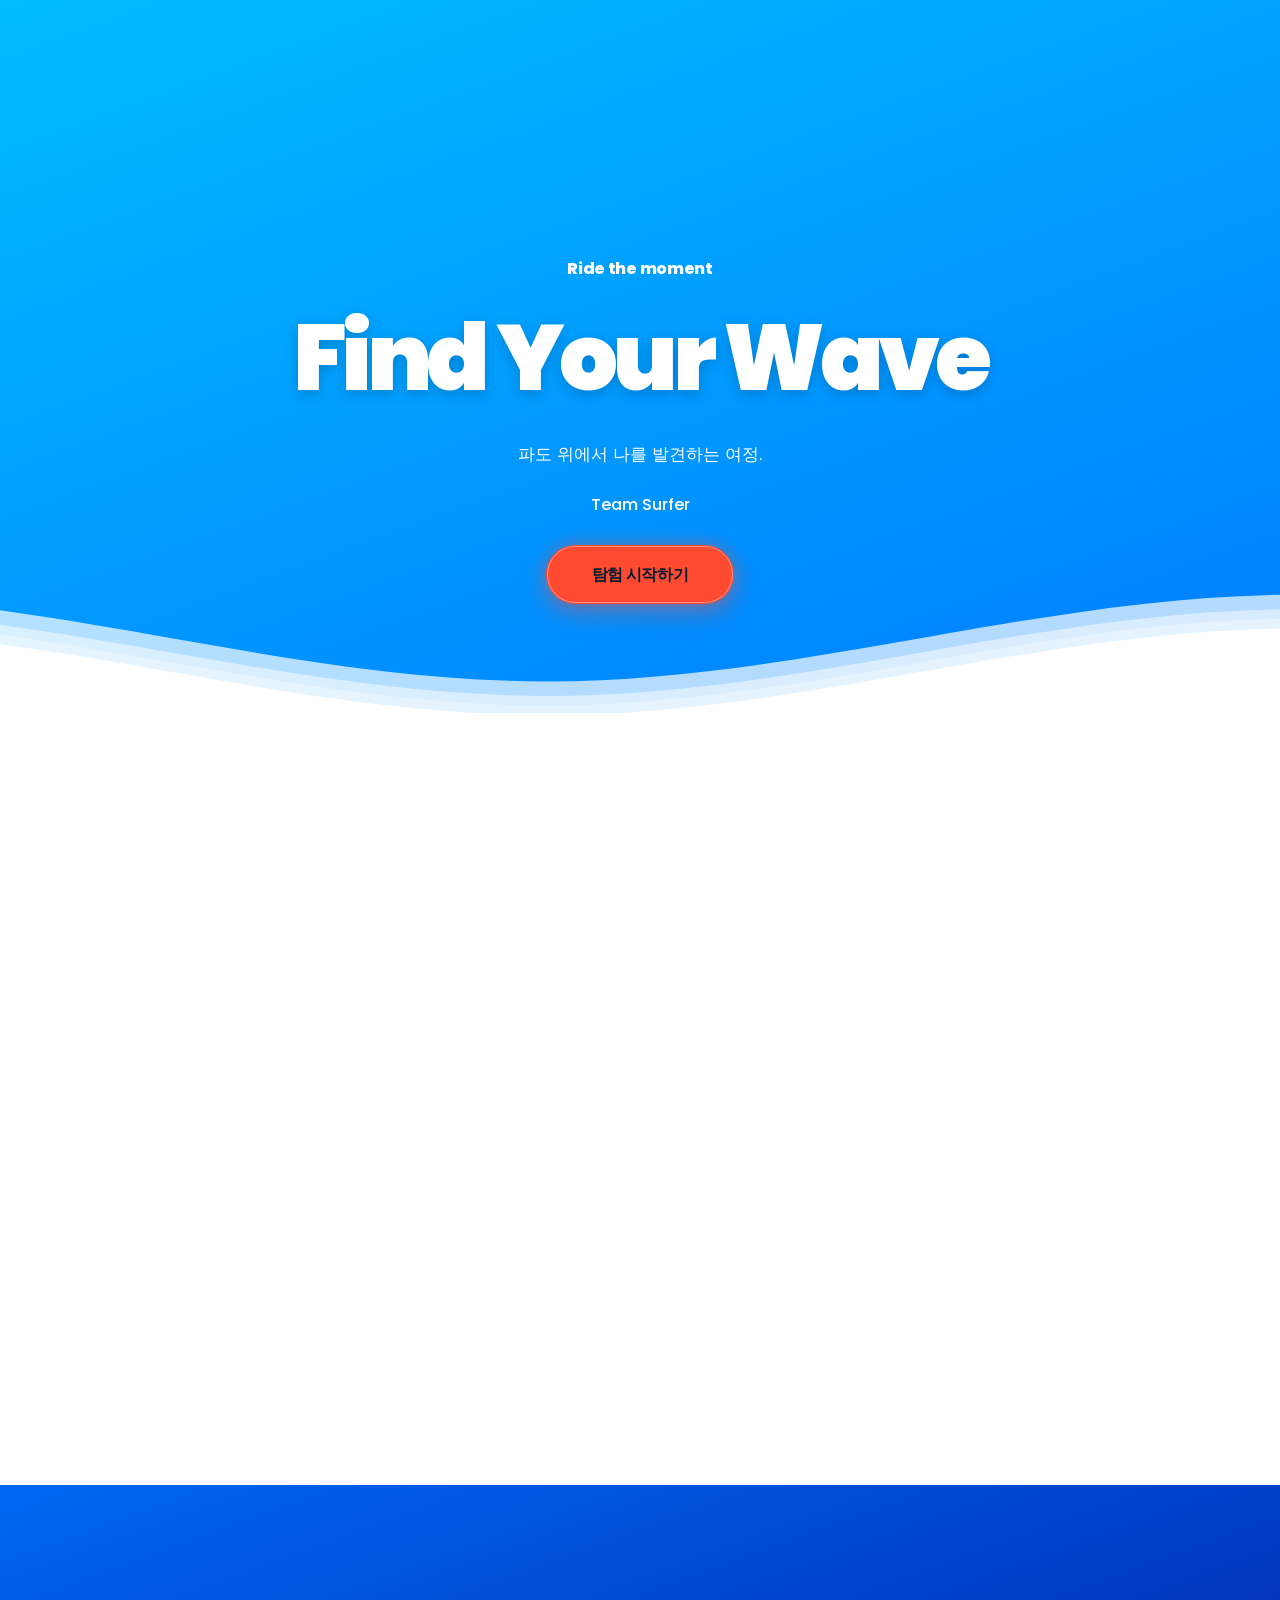
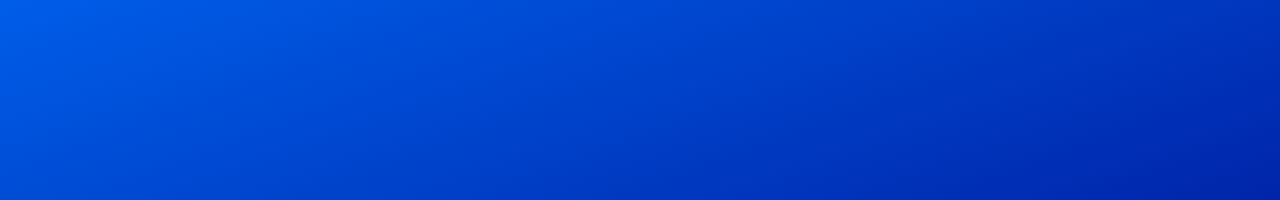
<file: index.html>
<!DOCTYPE html>
<html lang="ko">
<head>
    <meta charset="UTF-8">
    <meta name="viewport" content="width=device-width, initial-scale=1.0">
    <title>대한민국 서핑 가이드 | 팀 Surfer</title>
    <link rel="stylesheet" href="assets/css/index.css">
</head>
<body>
    <nav id="main-nav">
        
    </nav>

    <div class="wave-wrapper" id="wave-container">
        <svg class="waves" xmlns="http://www.w3.org/2000/svg" viewBox="0 24 150 28" preserveAspectRatio="none" shape-rendering="auto">
            <defs>
                <path id="gentle-wave" d="M-160 44c30 0 58-18 88-18s 58 18 88 18 58-18 88-18 58 18 88 18 v44h-352z" />
            </defs>
            <g class="parallax">
                <use href="#gentle-wave" x="48" y="0" fill="rgba(255,255,255,0.7)" />
                <use href="#gentle-wave" x="48" y="3" fill="rgba(255,255,255,0.5)" />
                <use href="#gentle-wave" x="48" y="5" fill="rgba(255,255,255,0.3)" />
                <use href="#gentle-wave" x="48" y="7" fill="#fff" />
            </g>
        </svg>
        <div class="wave-filler"></div>
    </div>

    <section class="content-section" id="hero-text">
        <p class="hero-kicker">Ride the moment</p>

        <h1>Find Your Wave</h1>

        <p class="hero-desc">
            파도 위에서 나를 발견하는 여정.        </p>

        <p class="team-name">Team Surfer</p>

        <button id="explore-btn" class="explore-btn" type="button">
            탐험 시작하기
        </button>
    </section>

    <section id="menu-buttons" class="explore-section" aria-label="연결 페이지 메뉴">
        <p class="section-kicker">EXPLORE</p>

        <h2 class="menu-title">당신의 파도를 찾아보세요</h2>

        <p class="menu-subtitle">
            "Find Your Wave"로 서핑을 체험하고, 국내 다양한 해변 명소들과 나만의 서핑 스타일을 발견해보세요.
        </p>

        <div class="card-grid">
            <a class="menu-card" href="pages/team.html">
                <h3>Team</h3>
                <p>프로젝트를 함께 만든 팀원들을 소개합니다.</p>
                <span>팀원 소개 →</span>
            </a>

            <a class="menu-card" href="pages/game.html">
                <h3>Surfing Game</h3>
                <p>파도를 타며 장애물을 피하고 스탬프를 모으는 서핑 게임에 도전하세요.</p>
                <span>시작하기 →</span>
            </a>

            <a class="menu-card" href="pages/form.html">
                <h3>Find Your Wave</h3>
                <p>간단한 질문에 답하고 나에게 어울리는 서핑 스타일과 파도를 알아보세요.</p>
                <span>테스트하기 →</span>
            </a>

            <a class="menu-card" href="pages/checklist.html">
                <h3>Checklist</h3>
                <p>서핑 여행 전 빠뜨린 준비물이 없는지 여행 모드에 맞춰 확인해보세요.</p>
                <span>확인하기 →</span>
            </a>
        </div>

        <section class="about-section" id="about" aria-label="국내 서핑 해변 소개">
            <p class="section-kicker">ABOUT</p>
            <h2 class="about-title">국내 서핑 해변 소개</h2>
            <p class="about-subtitle">파도를 즐기기 좋은 대한민국 대표 해변들을 만나보세요</p>
            <div class="beach-gallery">
                <article class="gallery-card">
                    <img src="assets/images/haeundae-beach.jpg" alt="해운대 해수욕장" loading="lazy">
                    <div class="gallery-info">
                        <h3>해운대 해수욕장</h3>
                        <p>부산을 대표하는 국내 최대 규모의 해수욕장으로, 초보자부터 숙련된 서퍼까지 모두가 즐길 수 있는 최고의 서핑 스팟입니다.<br>주변에 서핑 스쿨과 장비 대여점이 밀집해 있어 언제든 손쉽게 서핑을 체험할 수 있습니다.</p>
                    </div>
                </article>
                <article class="gallery-card">
                    <img src="assets/images/hyeopjae-beach.jpg" alt="협재 해변" loading="lazy">
                    <div class="gallery-info">
                        <h3>협재 해변</h3>
                        <p>제주도의 투명한 에메랄드빛 바다와 새하얀 산호 백사장이 펼쳐지는 아름다운 해변으로, 완만한 파도 덕분에 서핑 입문자에게 특히 인기가 높습니다.<br>해변 앞 비양도의 이국적인 풍경과 황금빛 낙조가 어우러져 서핑 이후에도 특별한 시간을 선사합니다.</p>
                    </div>
                </article>
            </div>
        </section>
    </section>

    <script src="assets/js/index.js"></script>
</body>
</html>
</file>
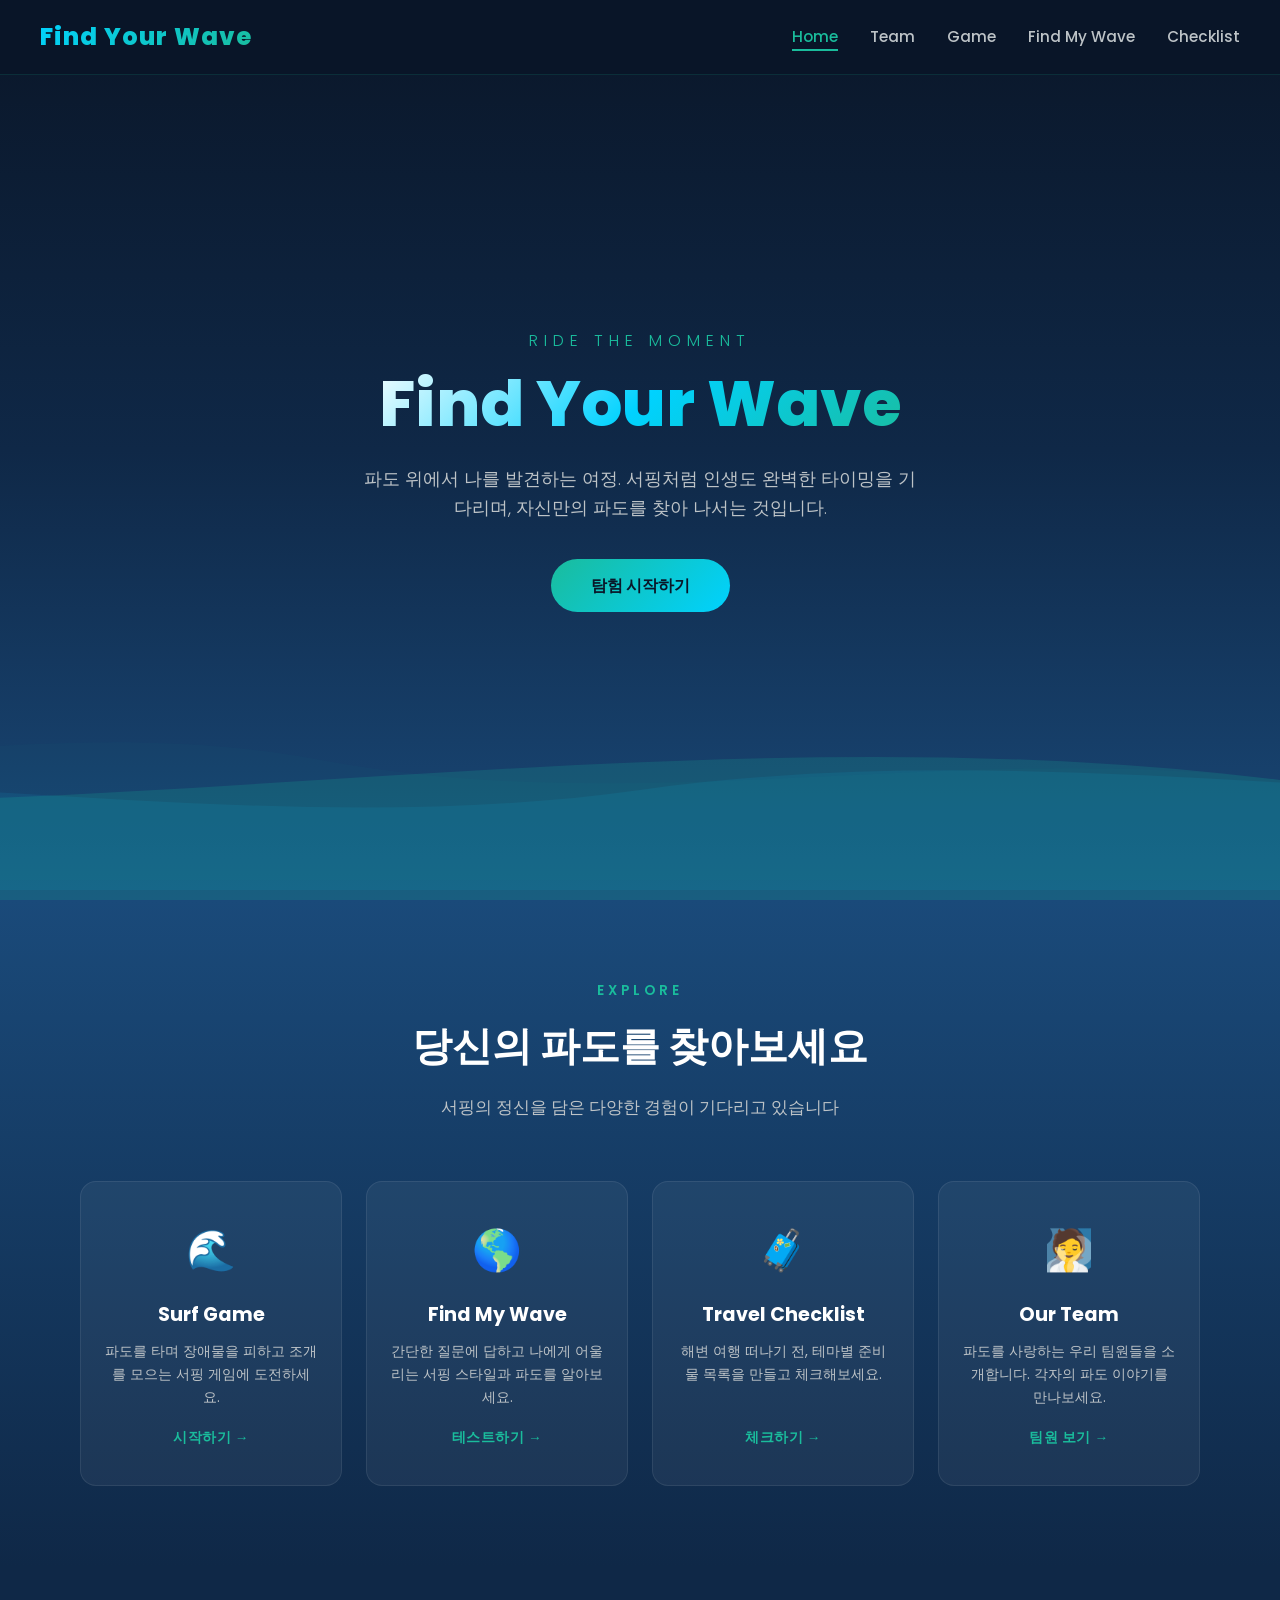
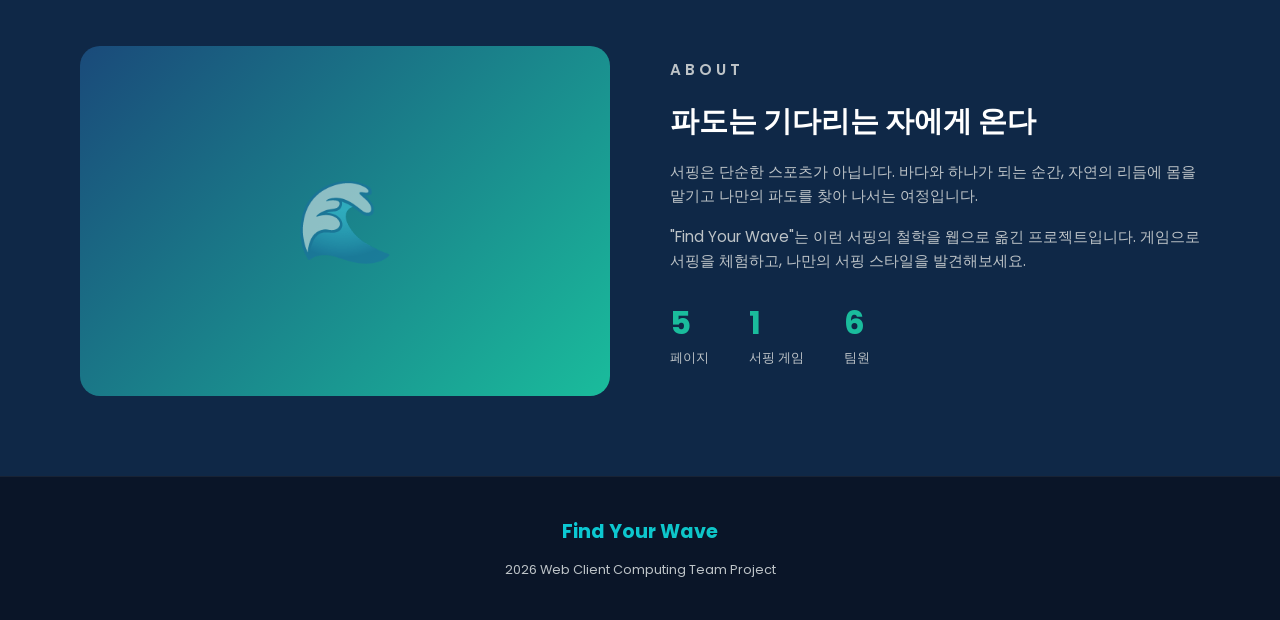
<file: Web-Client-Computing-Project/index.html>
<!DOCTYPE html>
<html lang="ko">
<head>
  <meta charset="UTF-8">
  <meta name="viewport" content="width=device-width, initial-scale=1.0">
  <title>Find Your Wave</title>
  <link rel="stylesheet" href="css/style.css">
</head>
<body>

  <!-- Navigation -->
  <nav class="navbar">
    <a href="index.html" class="nav-logo">Find Your Wave</a>
    <ul class="nav-links">
      <li><a href="index.html" class="active">Home</a></li>
      <li><a href="team.html">Team</a></li>
      <li><a href="game.html">Game</a></li>
      <li><a href="form.html">Find My Wave</a></li>
      <li><a href="checklist.html">Checklist</a></li>
    </ul>
    <button class="hamburger" aria-label="메뉴 열기">
      <span></span>
      <span></span>
      <span></span>
    </button>
  </nav>

  <!-- Hero -->
  <section class="hero">
    <div class="hero-content">
      <p class="hero-subtitle">Ride the moment</p>
      <h1 class="hero-title">Find Your Wave</h1>
      <p class="hero-desc">
        파도 위에서 나를 발견하는 여정. 서핑처럼 인생도 완벽한 타이밍을 기다리며, 자신만의 파도를 찾아 나서는 것입니다.
      </p>
      <a href="#explore" class="hero-cta">탐험 시작하기</a>
    </div>
    <div class="wave-container">
      <div class="wave">
        <svg viewBox="0 0 1440 200" preserveAspectRatio="none">
          <path fill="rgba(26,188,156,0.3)" d="M0,80 C360,160 720,0 1080,80 C1260,120 1380,100 1440,80 L1440,200 L0,200 Z"/>
        </svg>
      </div>
      <div class="wave">
        <svg viewBox="0 0 1440 200" preserveAspectRatio="none">
          <path fill="rgba(0,210,255,0.2)" d="M0,120 C240,40 480,160 720,100 C960,40 1200,140 1440,100 L1440,200 L0,200 Z"/>
        </svg>
      </div>
      <div class="wave">
        <svg viewBox="0 0 1440 200" preserveAspectRatio="none">
          <path fill="rgba(26,188,156,0.15)" d="M0,60 C180,140 360,20 540,80 C720,140 900,60 1080,100 C1260,140 1380,80 1440,60 L1440,200 L0,200 Z"/>
        </svg>
      </div>
    </div>
  </section>

  <!-- Features -->
  <section class="features" id="explore">
    <div class="section">
      <div class="section-header">
        <p class="section-tag">Explore</p>
        <h2 class="section-title">당신의 파도를 찾아보세요</h2>
        <p class="section-desc">서핑의 정신을 담은 다양한 경험이 기다리고 있습니다</p>
      </div>
      <div class="feature-grid">
        <a href="game.html" class="feature-card">
          <div class="feature-icon">&#127754;</div>
          <h3>Surf Game</h3>
          <p>파도를 타며 장애물을 피하고 조개를 모으는 서핑 게임에 도전하세요.</p>
          <span class="feature-link">시작하기 &rarr;</span>
        </a>
        <a href="form.html" class="feature-card">
          <div class="feature-icon">&#127758;</div>
          <h3>Find My Wave</h3>
          <p>간단한 질문에 답하고 나에게 어울리는 서핑 스타일과 파도를 알아보세요.</p>
          <span class="feature-link">테스트하기 &rarr;</span>
        </a>
        <a href="checklist.html" class="feature-card">
          <div class="feature-icon">&#129523;</div>
          <h3>Travel Checklist</h3>
          <p>해변 여행 떠나기 전, 테마별 준비물 목록을 만들고 체크해보세요.</p>
          <span class="feature-link">체크하기 &rarr;</span>
        </a>
        <a href="team.html" class="feature-card">
          <div class="feature-icon">&#129494;</div>
          <h3>Our Team</h3>
          <p>파도를 사랑하는 우리 팀원들을 소개합니다. 각자의 파도 이야기를 만나보세요.</p>
          <span class="feature-link">팀원 보기 &rarr;</span>
        </a>
      </div>
    </div>
  </section>

  <!-- About Section -->
  <section class="about-section">
    <div class="section">
      <div class="about-content">
        <div class="about-visual">
          <div class="about-visual-text">&#127754;</div>
        </div>
        <div class="about-text">
          <p class="section-tag">About</p>
          <h3>파도는 기다리는 자에게 온다</h3>
          <p>
            서핑은 단순한 스포츠가 아닙니다. 바다와 하나가 되는 순간, 자연의 리듬에 몸을 맡기고 나만의 파도를 찾아 나서는 여정입니다.
          </p>
          <p>
            "Find Your Wave"는 이런 서핑의 철학을 웹으로 옮긴 프로젝트입니다. 게임으로 서핑을 체험하고, 나만의 서핑 스타일을 발견해보세요.
          </p>
          <div class="about-stats">
            <div class="stat-item">
              <h4>5</h4>
              <p>페이지</p>
            </div>
            <div class="stat-item">
              <h4>1</h4>
              <p>서핑 게임</p>
            </div>
            <div class="stat-item">
              <h4>6</h4>
              <p>팀원</p>
            </div>
          </div>
        </div>
      </div>
    </div>
  </section>

  <!-- Footer -->
  <footer class="footer">
    <p class="footer-logo">Find Your Wave</p>
    <p class="footer-text">2026 Web Client Computing Team Project</p>
  </footer>

  <script>
    // Hamburger menu toggle
    const hamburger = document.querySelector('.hamburger');
    const navLinks = document.querySelector('.nav-links');

    hamburger.addEventListener('click', function () {
      hamburger.classList.toggle('active');
      navLinks.classList.toggle('open');
    });

    // Close menu on link click
    document.querySelectorAll('.nav-links a').forEach(function (link) {
      link.addEventListener('click', function () {
        hamburger.classList.remove('active');
        navLinks.classList.remove('open');
      });
    });
  </script>

</body>
</html>
</file>
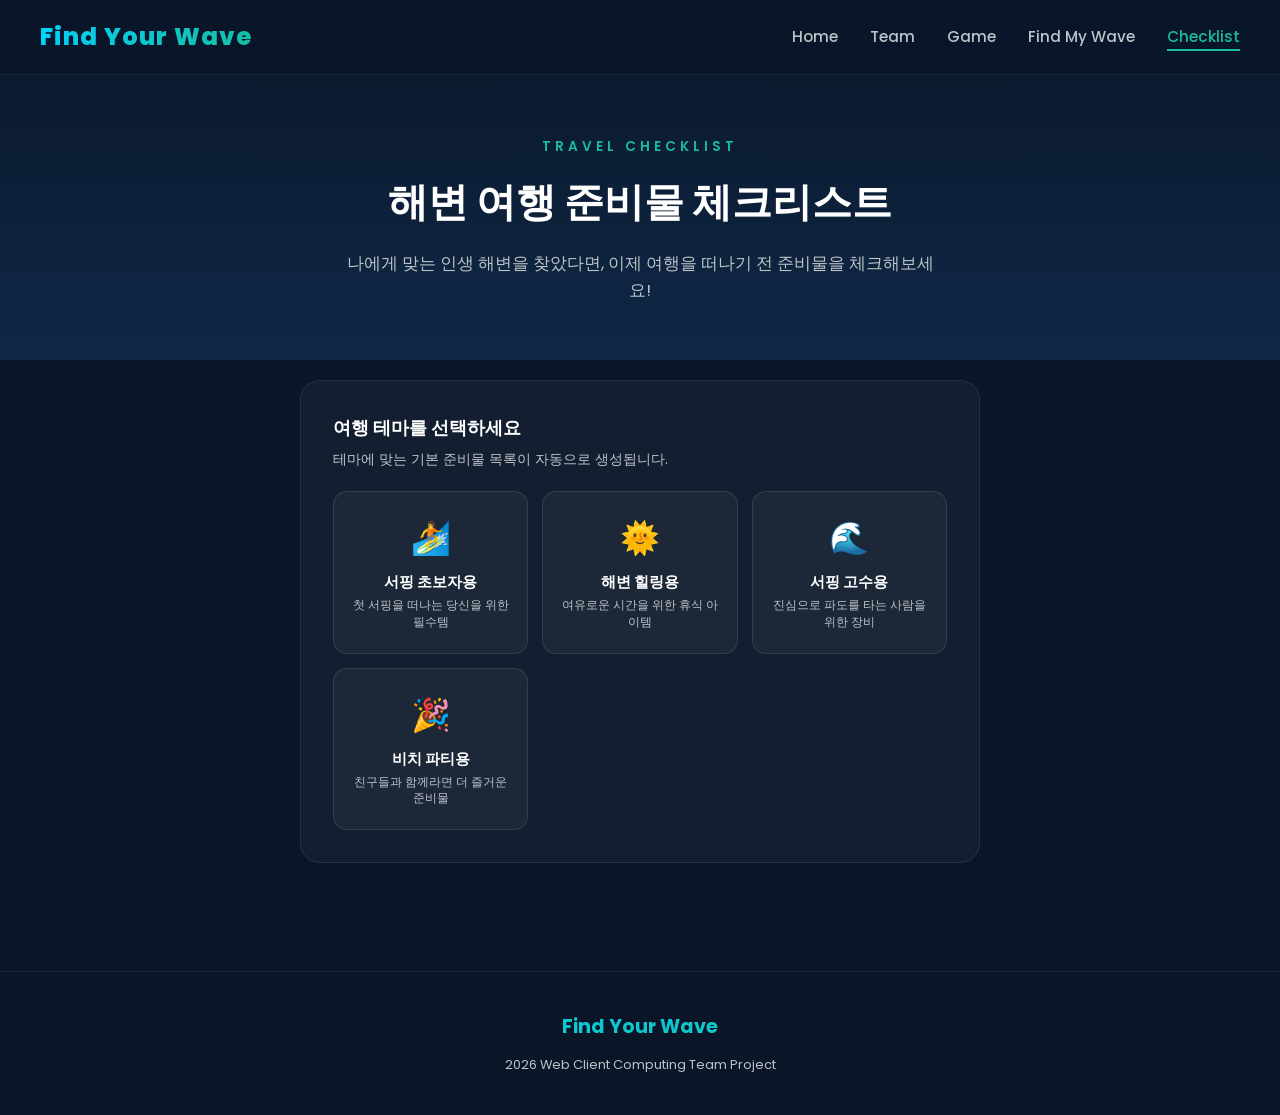
<file: checklist.html>
<!DOCTYPE html>
<html lang="ko">
<head>
  <meta charset="UTF-8">
  <meta name="viewport" content="width=device-width, initial-scale=1.0">
  <title>Checklist - Find Your Wave</title>
  <link rel="stylesheet" href="css/style.css">
</head>
<body>

  <!-- Navigation -->
  <nav class="navbar">
    <a href="index.html" class="nav-logo">Find Your Wave</a>
    <ul class="nav-links">
      <li><a href="index.html">Home</a></li>
      <li><a href="team.html">Team</a></li>
      <li><a href="game.html">Game</a></li>
      <li><a href="form.html">Find My Wave</a></li>
      <li><a href="checklist.html" class="active">Checklist</a></li>
    </ul>
    <button class="hamburger" aria-label="메뉴 열기">
      <span></span>
      <span></span>
      <span></span>
    </button>
  </nav>

  <!-- Hero -->
  <section class="checklist-hero">
    <p class="section-tag">Travel Checklist</p>
    <h1 class="section-title">해변 여행 준비물 체크리스트</h1>
    <p class="section-desc">나에게 맞는 인생 해변을 찾았다면, 이제 여행을 떠나기 전 준비물을 체크해보세요!</p>
  </section>

  <!-- Checklist -->
  <div class="checklist-container">

    <!-- Theme Picker -->
    <section class="theme-picker">
      <h2>여행 테마를 선택하세요</h2>
      <p class="theme-picker-desc">테마에 맞는 기본 준비물 목록이 자동으로 생성됩니다.</p>
      <div class="theme-grid" id="themeGrid">
        <button type="button" class="theme-card" data-theme="beginner">
          <div class="theme-card-icon">&#127940;</div>
          <div class="theme-card-title">서핑 초보자용</div>
          <div class="theme-card-sub">첫 서핑을 떠나는 당신을 위한 필수템</div>
        </button>
        <button type="button" class="theme-card" data-theme="healing">
          <div class="theme-card-icon">&#127774;</div>
          <div class="theme-card-title">해변 힐링용</div>
          <div class="theme-card-sub">여유로운 시간을 위한 휴식 아이템</div>
        </button>
        <button type="button" class="theme-card" data-theme="advanced">
          <div class="theme-card-icon">&#127754;</div>
          <div class="theme-card-title">서핑 고수용</div>
          <div class="theme-card-sub">진심으로 파도를 타는 사람을 위한 장비</div>
        </button>
        <button type="button" class="theme-card" data-theme="party">
          <div class="theme-card-icon">&#127881;</div>
          <div class="theme-card-title">비치 파티용</div>
          <div class="theme-card-sub">친구들과 함께라면 더 즐거운 준비물</div>
        </button>
      </div>
    </section>

    <!-- Checklist Panel -->
    <section class="checklist-panel" id="checklistPanel">
      <div class="checklist-header">
        <h2 class="checklist-title" id="checklistTitle">준비물 목록</h2>
        <span class="checklist-progress" id="checklistProgress">0 / 0 완료</span>
      </div>
      <div class="progress-bar">
        <div class="progress-bar-fill" id="progressBarFill"></div>
      </div>

      <ul class="checklist-items" id="checklistItems"></ul>

      <div class="checklist-add">
        <input type="text" id="itemInput" placeholder="나만의 준비물을 추가해보세요" maxlength="40">
        <button type="button" id="addItemBtn">추가</button>
      </div>

      <div class="checklist-actions">
        <button type="button" class="checklist-action-btn" id="clearCheckedBtn">완료 항목 지우기</button>
        <button type="button" class="checklist-action-btn" id="resetThemeBtn">테마 초기화</button>
      </div>
    </section>

  </div>

  <!-- Footer -->
  <footer class="footer">
    <p class="footer-logo">Find Your Wave</p>
    <p class="footer-text">2026 Web Client Computing Team Project</p>
  </footer>

  <script src="js/checklist.js"></script>
  <script>
    const hamburger = document.querySelector('.hamburger');
    const navLinks = document.querySelector('.nav-links');
    hamburger.addEventListener('click', function () {
      hamburger.classList.toggle('active');
      navLinks.classList.toggle('open');
    });
    document.querySelectorAll('.nav-links a').forEach(function (link) {
      link.addEventListener('click', function () {
        hamburger.classList.remove('active');
        navLinks.classList.remove('open');
      });
    });
  </script>

</body>
</html>
</file>
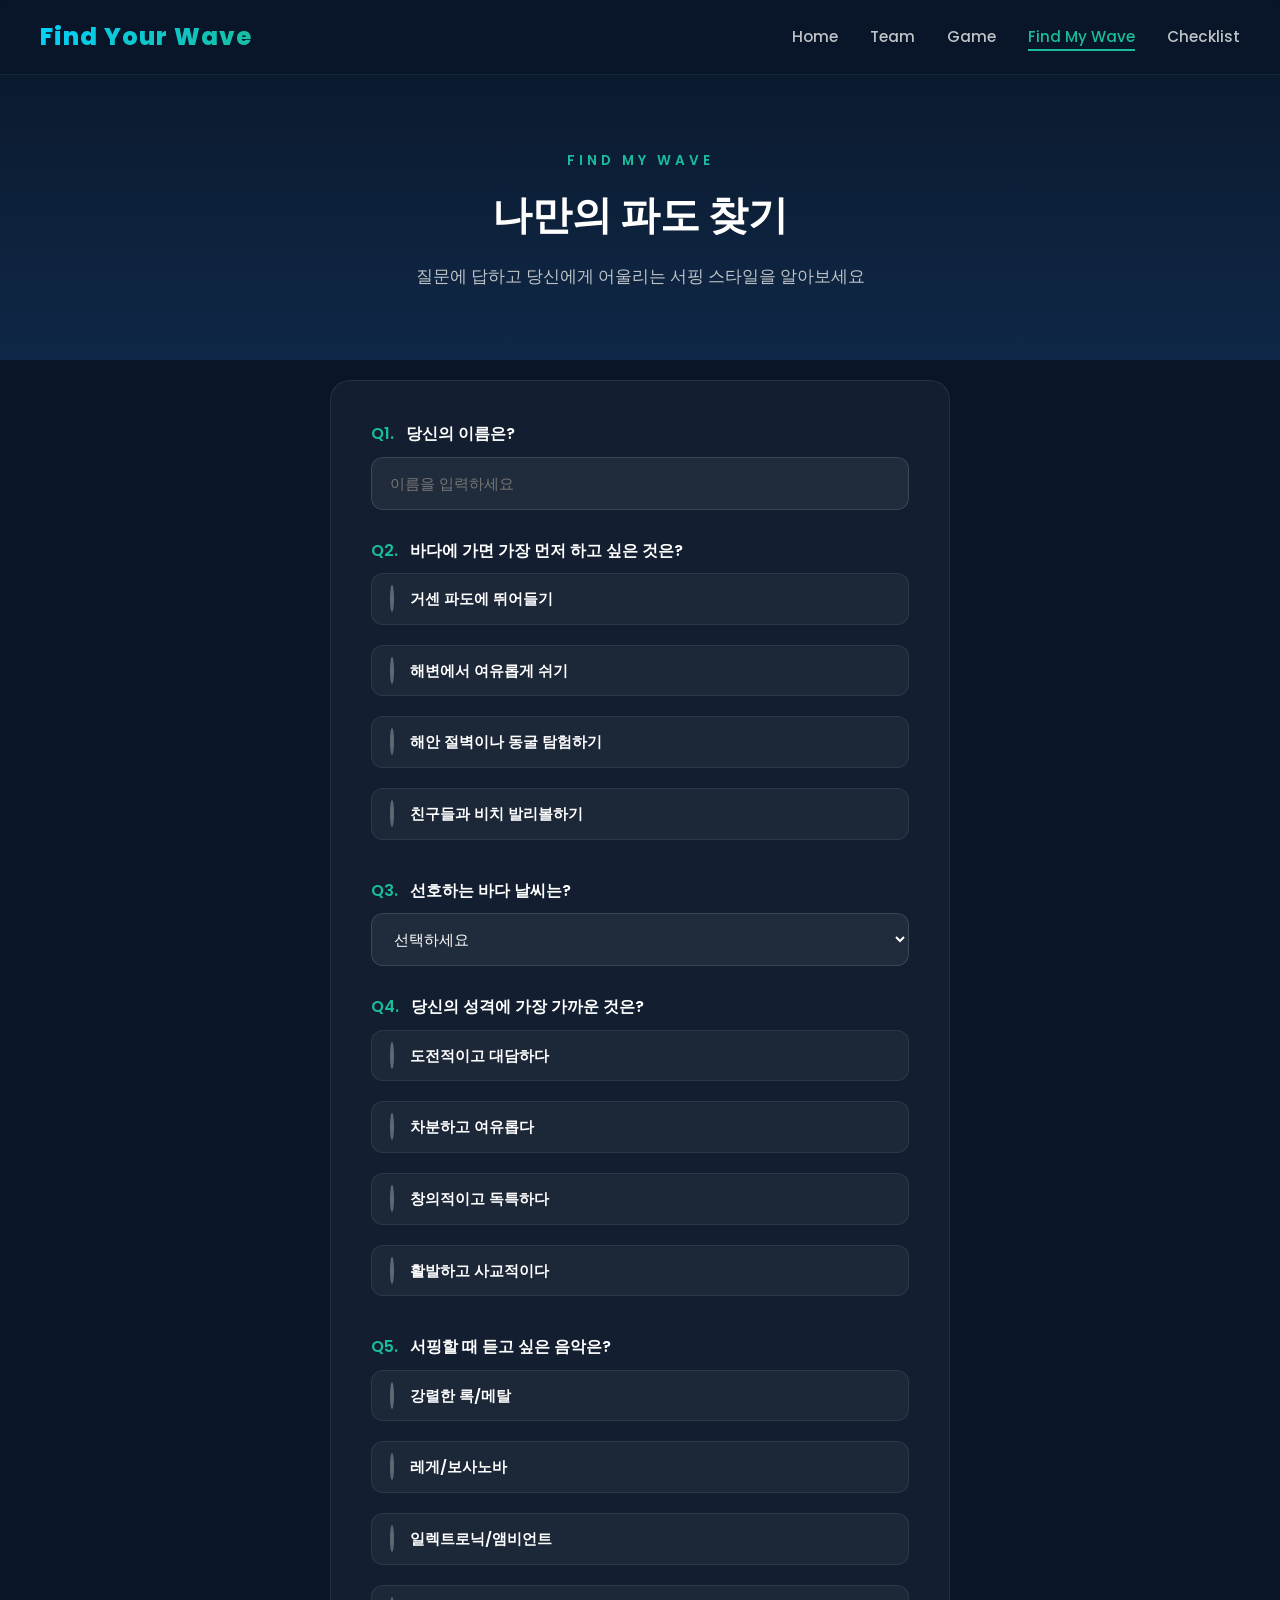
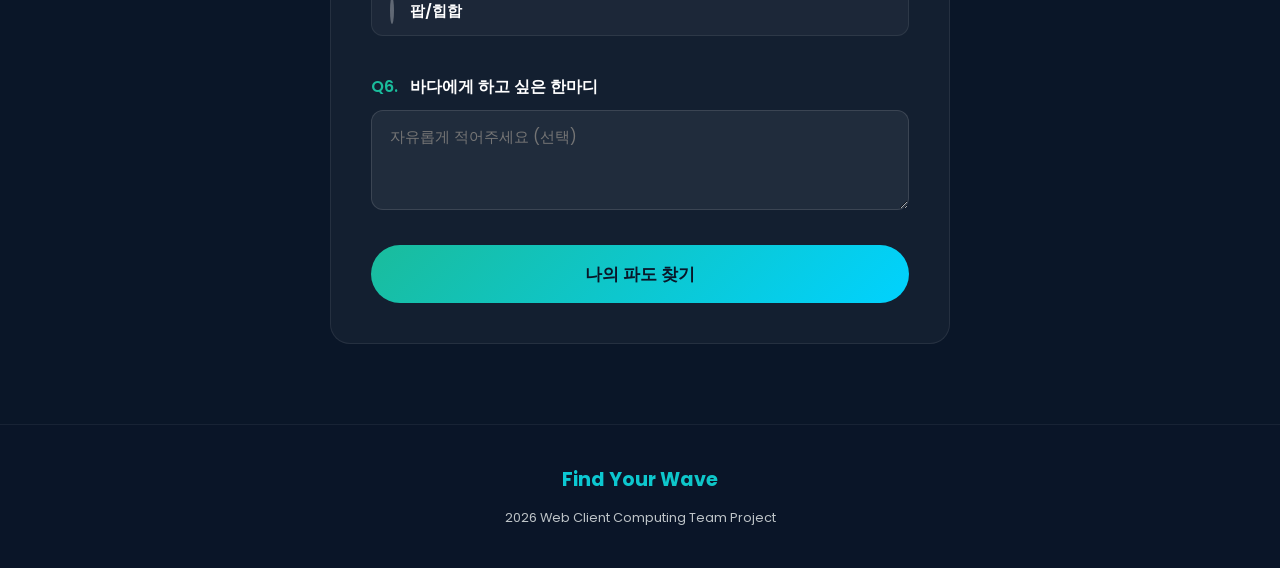
<file: form.html>
<!DOCTYPE html>
<html lang="ko">
<head>
  <meta charset="UTF-8">
  <meta name="viewport" content="width=device-width, initial-scale=1.0">
  <title>Find My Wave - Find Your Wave</title>
  <link rel="stylesheet" href="css/style.css">
</head>
<body>

  <!-- Navigation -->
  <nav class="navbar">
    <a href="index.html" class="nav-logo">Find Your Wave</a>
    <ul class="nav-links">
      <li><a href="index.html">Home</a></li>
      <li><a href="team.html">Team</a></li>
      <li><a href="game.html">Game</a></li>
      <li><a href="form.html" class="active">Find My Wave</a></li>
      <li><a href="checklist.html">Checklist</a></li>
    </ul>
    <button class="hamburger" aria-label="메뉴 열기">
      <span></span>
      <span></span>
      <span></span>
    </button>
  </nav>

  <!-- Hero -->
  <section class="form-hero">
    <p class="section-tag">Find My Wave</p>
    <h1 class="section-title">나만의 파도 찾기</h1>
    <p class="section-desc">질문에 답하고 당신에게 어울리는 서핑 스타일을 알아보세요</p>
  </section>

  <!-- Form -->
  <div class="form-container">
    <form class="quiz-form" id="waveForm" novalidate>

      <!-- Q1: 이름 -->
      <div class="form-group">
        <label><span class="question-number">Q1.</span> 당신의 이름은?</label>
        <input type="text" class="form-input" id="userName" placeholder="이름을 입력하세요" required>
        <p class="form-error" id="nameError">이름을 입력해주세요.</p>
      </div>

      <!-- Q2: 바다에서 하고 싶은 것 -->
      <div class="form-group">
        <label><span class="question-number">Q2.</span> 바다에 가면 가장 먼저 하고 싶은 것은?</label>
        <div class="radio-group">
          <label class="radio-option">
            <input type="radio" name="q2" value="adventure" required>
            <span class="radio-dot"></span>
            <span class="radio-label">거센 파도에 뛰어들기</span>
          </label>
          <label class="radio-option">
            <input type="radio" name="q2" value="chill">
            <span class="radio-dot"></span>
            <span class="radio-label">해변에서 여유롭게 쉬기</span>
          </label>
          <label class="radio-option">
            <input type="radio" name="q2" value="explore">
            <span class="radio-dot"></span>
            <span class="radio-label">해안 절벽이나 동굴 탐험하기</span>
          </label>
          <label class="radio-option">
            <input type="radio" name="q2" value="social">
            <span class="radio-dot"></span>
            <span class="radio-label">친구들과 비치 발리볼하기</span>
          </label>
        </div>
        <p class="form-error" id="q2Error">하나를 선택해주세요.</p>
      </div>

      <!-- Q3: 좋아하는 날씨 -->
      <div class="form-group">
        <label><span class="question-number">Q3.</span> 선호하는 바다 날씨는?</label>
        <select class="form-select" id="q3" required>
          <option value="">선택하세요</option>
          <option value="storm">폭풍 전야의 거친 바다</option>
          <option value="sunny">화창하고 잔잔한 바다</option>
          <option value="sunset">석양이 물드는 바다</option>
          <option value="misty">안개 낀 신비로운 바다</option>
        </select>
        <p class="form-error" id="q3Error">날씨를 선택해주세요.</p>
      </div>

      <!-- Q4: 성격 -->
      <div class="form-group">
        <label><span class="question-number">Q4.</span> 당신의 성격에 가장 가까운 것은?</label>
        <div class="radio-group">
          <label class="radio-option">
            <input type="radio" name="q4" value="bold" required>
            <span class="radio-dot"></span>
            <span class="radio-label">도전적이고 대담하다</span>
          </label>
          <label class="radio-option">
            <input type="radio" name="q4" value="calm">
            <span class="radio-dot"></span>
            <span class="radio-label">차분하고 여유롭다</span>
          </label>
          <label class="radio-option">
            <input type="radio" name="q4" value="creative">
            <span class="radio-dot"></span>
            <span class="radio-label">창의적이고 독특하다</span>
          </label>
          <label class="radio-option">
            <input type="radio" name="q4" value="energetic">
            <span class="radio-dot"></span>
            <span class="radio-label">활발하고 사교적이다</span>
          </label>
        </div>
        <p class="form-error" id="q4Error">하나를 선택해주세요.</p>
      </div>

      <!-- Q5: 음악 -->
      <div class="form-group">
        <label><span class="question-number">Q5.</span> 서핑할 때 듣고 싶은 음악은?</label>
        <div class="radio-group">
          <label class="radio-option">
            <input type="radio" name="q5" value="rock" required>
            <span class="radio-dot"></span>
            <span class="radio-label">강렬한 록/메탈</span>
          </label>
          <label class="radio-option">
            <input type="radio" name="q5" value="reggae">
            <span class="radio-dot"></span>
            <span class="radio-label">레게/보사노바</span>
          </label>
          <label class="radio-option">
            <input type="radio" name="q5" value="electronic">
            <span class="radio-dot"></span>
            <span class="radio-label">일렉트로닉/앰비언트</span>
          </label>
          <label class="radio-option">
            <input type="radio" name="q5" value="pop">
            <span class="radio-dot"></span>
            <span class="radio-label">팝/힙합</span>
          </label>
        </div>
        <p class="form-error" id="q5Error">하나를 선택해주세요.</p>
      </div>

      <!-- Q6: 한마디 -->
      <div class="form-group">
        <label><span class="question-number">Q6.</span> 바다에게 하고 싶은 한마디</label>
        <textarea class="form-textarea" id="q6" placeholder="자유롭게 적어주세요 (선택)"></textarea>
      </div>

      <button type="submit" class="form-submit">나의 파도 찾기</button>
    </form>

    <!-- Result -->
    <div class="result-panel" id="resultPanel">
      <div class="result-wave-icon" id="resultIcon"></div>
      <h2 class="result-type" id="resultType"></h2>
      <p class="result-desc" id="resultDesc"></p>
      <div class="result-traits" id="resultTraits"></div>
      <button class="result-retry" id="retryBtn">다시 테스트하기</button>
    </div>
  </div>

  <!-- Footer -->
  <footer class="footer">
    <p class="footer-logo">Find Your Wave</p>
    <p class="footer-text">2026 Web Client Computing Team Project</p>
  </footer>

  <script src="js/form.js"></script>
  <script>
    const hamburger = document.querySelector('.hamburger');
    const navLinks = document.querySelector('.nav-links');
    hamburger.addEventListener('click', function () {
      hamburger.classList.toggle('active');
      navLinks.classList.toggle('open');
    });
    document.querySelectorAll('.nav-links a').forEach(function (link) {
      link.addEventListener('click', function () {
        hamburger.classList.remove('active');
        navLinks.classList.remove('open');
      });
    });
  </script>

</body>
</html>
</file>
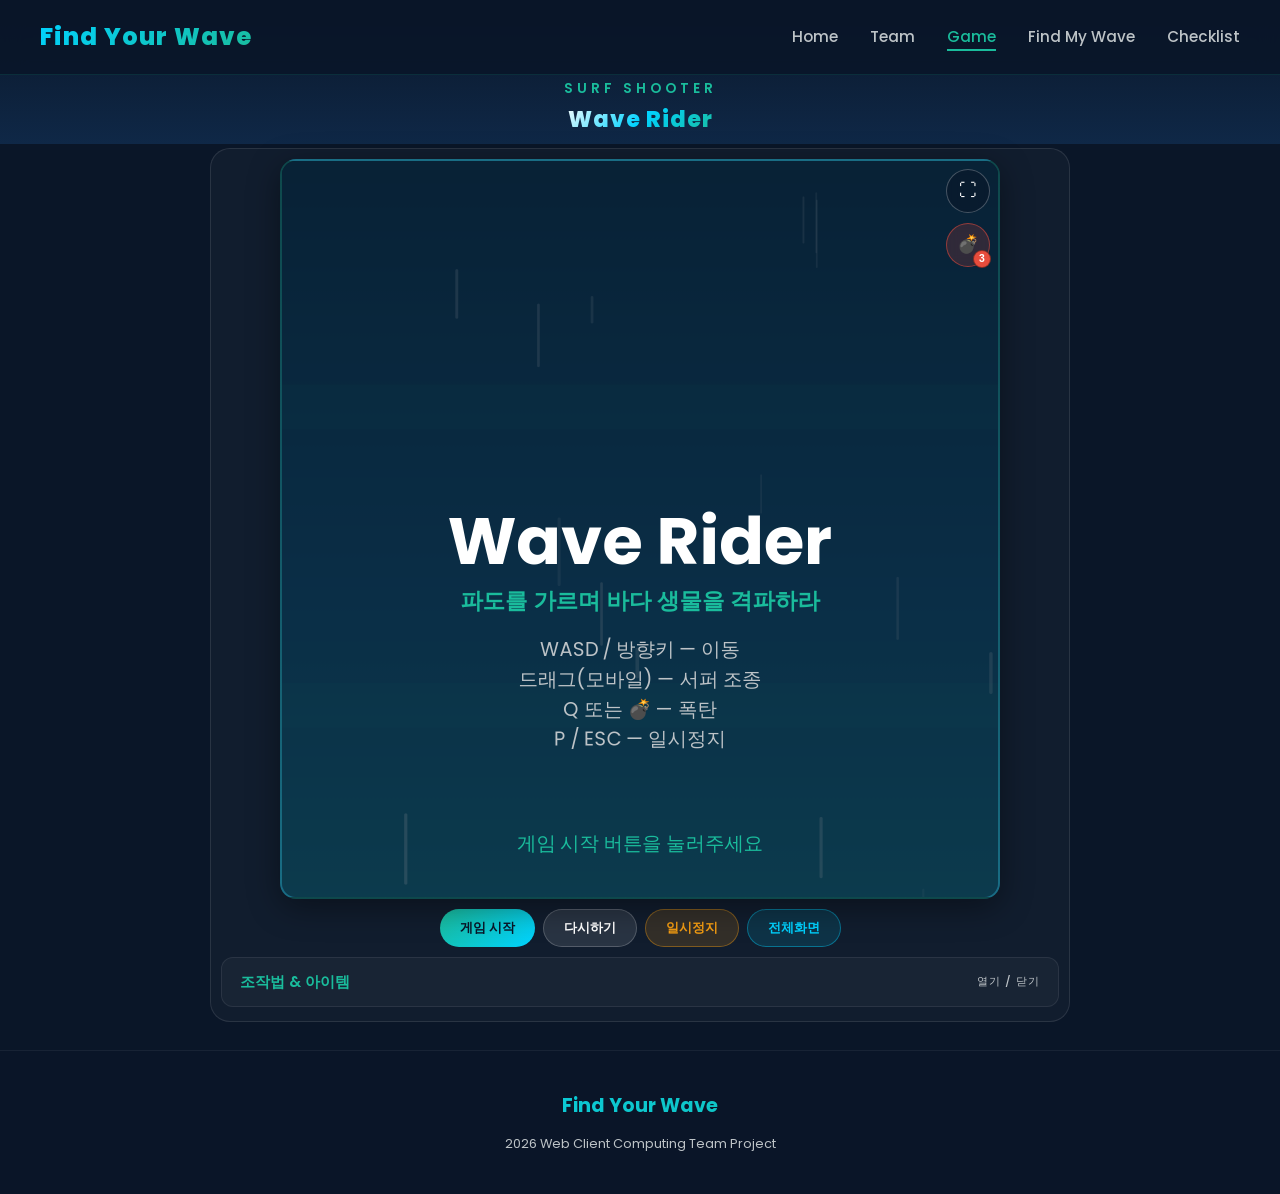
<file: game.html>
<!DOCTYPE html>
<html lang="ko">
<head>
  <meta charset="UTF-8">
  <meta name="viewport" content="width=device-width, initial-scale=1.0">
  <title>Surf Game - Find Your Wave</title>
  <link rel="stylesheet" href="css/style.css">
</head>
<body>

  <!-- Navigation -->
  <nav class="navbar">
    <a href="index.html" class="nav-logo">Find Your Wave</a>
    <ul class="nav-links">
      <li><a href="index.html">Home</a></li>
      <li><a href="team.html">Team</a></li>
      <li><a href="game.html" class="active">Game</a></li>
      <li><a href="form.html">Find My Wave</a></li>
      <li><a href="checklist.html">Checklist</a></li>
    </ul>
    <button class="hamburger" aria-label="메뉴 열기">
      <span></span>
      <span></span>
      <span></span>
    </button>
  </nav>

  <!-- Hero (compact) -->
  <section class="game-hero game-hero-compact">
    <p class="section-tag">Surf Shooter</p>
    <h1 class="game-hero-title">Wave Rider</h1>
  </section>

  <!-- Game -->
  <div class="game-container">
    <div class="game-wrapper">
      <div class="canvas-wrap" id="canvasWrap">
        <canvas id="gameCanvas" width="480" height="720"></canvas>
        <div class="canvas-overlay-controls">
          <button class="overlay-btn overlay-btn-fs" id="btnFullscreen" type="button" aria-label="전체화면 토글">
            <span class="fs-icon-enter">&#9974;</span>
            <span class="fs-icon-exit">&#9976;</span>
          </button>
          <button class="overlay-btn overlay-btn-bomb" id="btnBomb" type="button" aria-label="폭탄">
            <span>&#128163;</span>
            <span class="overlay-btn-count" id="btnBombCount">3</span>
          </button>
        </div>
      </div>

      <div class="game-controls">
        <button class="game-btn game-btn-start" id="startBtn">게임 시작</button>
        <button class="game-btn game-btn-reset" id="resetBtn">다시하기</button>
        <button class="game-btn game-btn-pause" id="pauseBtn">일시정지</button>
        <button class="game-btn game-btn-fullscreen" id="fullscreenBtn">전체화면</button>
      </div>

      <div class="game-instructions">
        <details class="help-block">
          <summary>
            <span class="help-summary-title">조작법 &amp; 아이템</span>
            <span class="help-summary-hint">열기 / 닫기</span>
          </summary>

          <div class="help-grid">
            <div class="help-card">
              <div class="help-card-title">이동</div>
              <div class="help-card-body">
                <span class="kbd">W</span><span class="kbd">A</span><span class="kbd">S</span><span class="kbd">D</span>
                <span class="help-or">또는</span>
                <span class="kbd">&#8592;</span><span class="kbd">&#8593;</span><span class="kbd">&#8595;</span><span class="kbd">&#8594;</span>
                <p class="help-note">모바일: 캔버스를 손가락으로 드래그</p>
              </div>
            </div>

            <div class="help-card">
              <div class="help-card-title">공격</div>
              <div class="help-card-body">
                <p class="help-note"><strong>자동 사격</strong> — 항상 켜져 있음</p>
                <p class="help-note">⭐ 별 아이템 중첩으로 사격 단계 LV1→LV5 상승</p>
              </div>
            </div>

            <div class="help-card">
              <div class="help-card-title">특수기</div>
              <div class="help-card-body">
                <span class="kbd">Q</span> <span class="help-or">또는</span> <span class="kbd">&#128163;</span>
                <p class="help-note"><strong>폭탄</strong> — 모든 적탄 제거 + 화면 내 적 강타</p>
              </div>
            </div>

            <div class="help-card">
              <div class="help-card-title">일시정지</div>
              <div class="help-card-body">
                <span class="kbd">P</span> <span class="help-or">또는</span> <span class="kbd">ESC</span>
              </div>
            </div>
          </div>

          <div class="help-items">
            <span class="help-pill">🐚 조개 = 점수</span>
            <span class="help-pill">⭐ 별 = 멀티샷 LV↑</span>
            <span class="help-pill">🔥 래피드 = 연사 가속</span>
            <span class="help-pill">❤️ 하트 = 체력 회복</span>
            <span class="help-pill">🛡️ 실드 = 보호막</span>
            <span class="help-pill">💣 폭탄 = +1 폭탄</span>
          </div>
          <p class="help-footnote">매 5레벨마다 <strong>보스 KRAKEN</strong>이 등장합니다.</p>
        </details>
      </div>
    </div>
  </div>

  <!-- Footer -->
  <footer class="footer">
    <p class="footer-logo">Find Your Wave</p>
    <p class="footer-text">2026 Web Client Computing Team Project</p>
  </footer>

  <script src="js/game.js"></script>
  <script>
    const hamburger = document.querySelector('.hamburger');
    const navLinks = document.querySelector('.nav-links');
    hamburger.addEventListener('click', function () {
      hamburger.classList.toggle('active');
      navLinks.classList.toggle('open');
    });
    document.querySelectorAll('.nav-links a').forEach(function (link) {
      link.addEventListener('click', function () {
        hamburger.classList.remove('active');
        navLinks.classList.remove('open');
      });
    });
  </script>

</body>
</html>
</file>
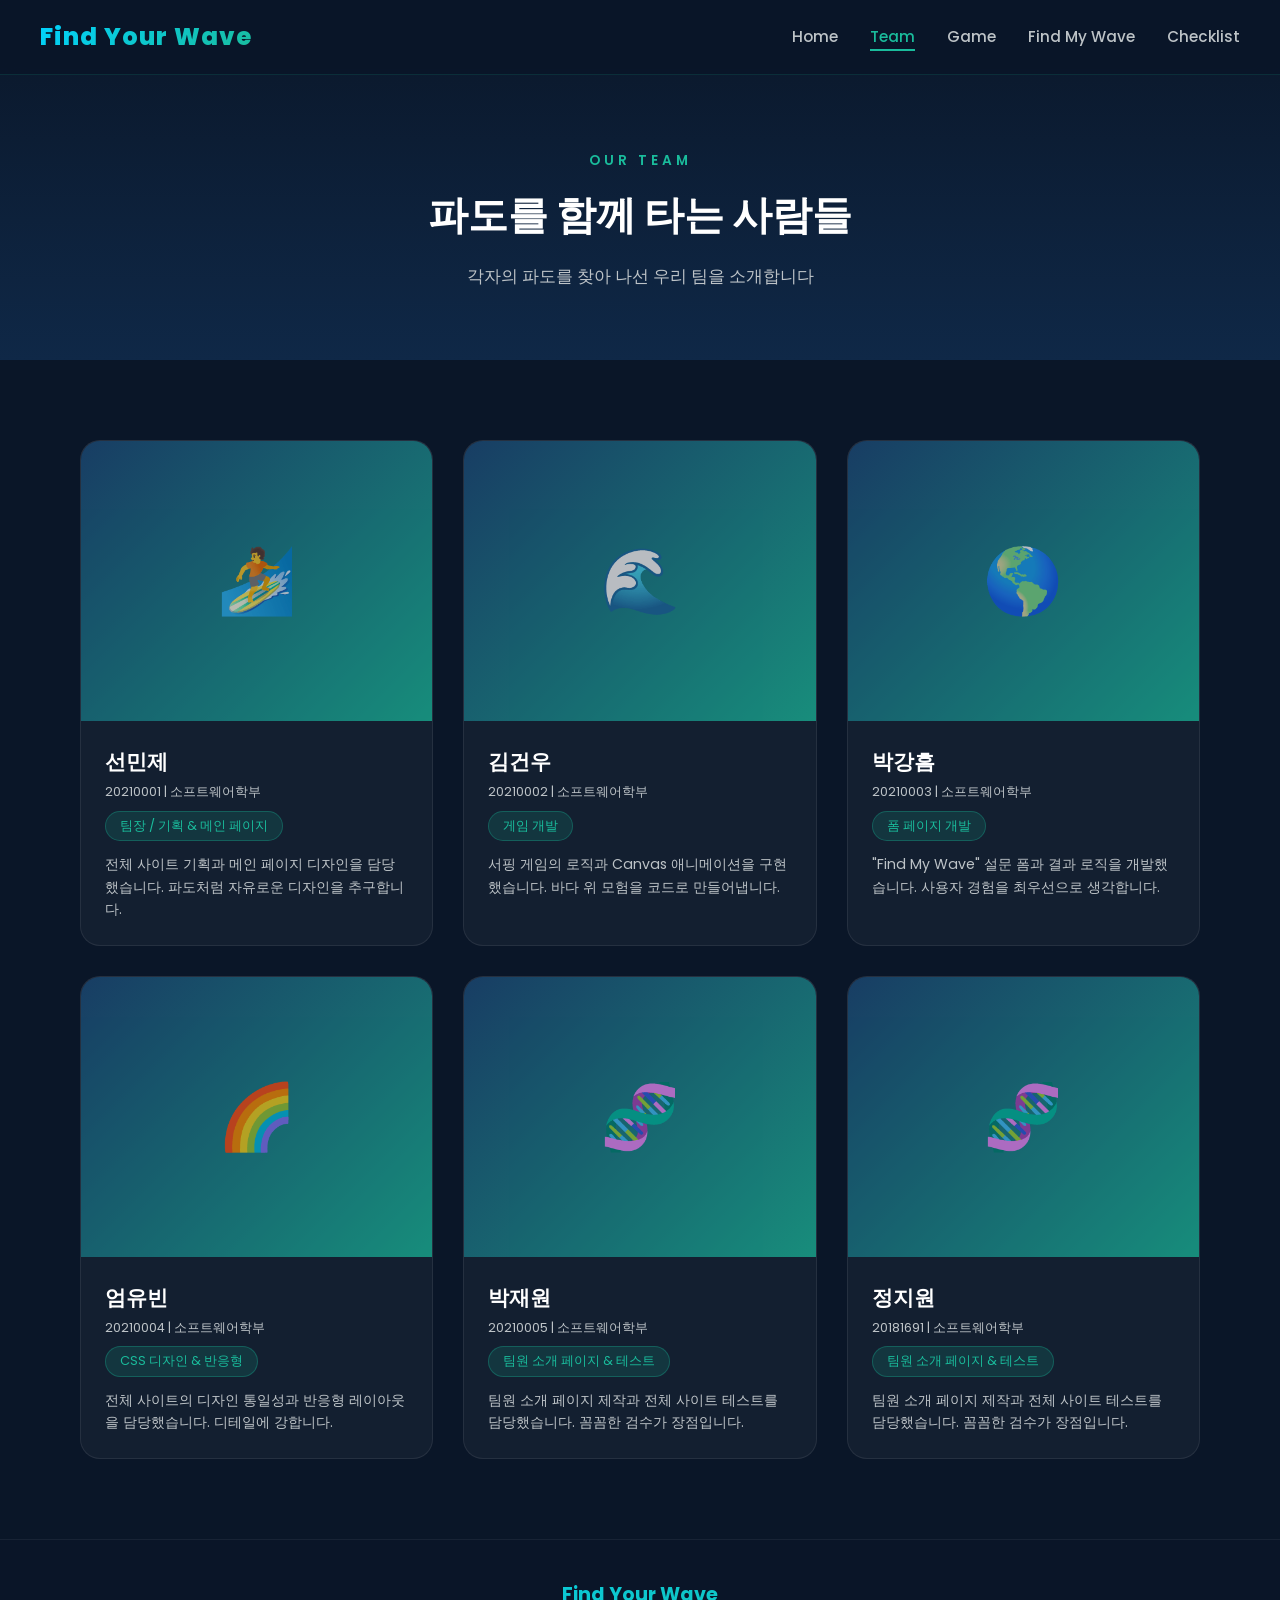
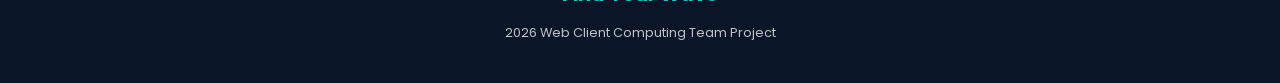
<file: team.html>
<!DOCTYPE html>
<html lang="ko">
<head>
  <meta charset="UTF-8">
  <meta name="viewport" content="width=device-width, initial-scale=1.0">
  <title>Team - Find Your Wave</title>
  <link rel="stylesheet" href="css/style.css">
</head>
<body>

  <!-- Navigation -->
  <nav class="navbar">
    <a href="index.html" class="nav-logo">Find Your Wave</a>
    <ul class="nav-links">
      <li><a href="index.html">Home</a></li>
      <li><a href="team.html" class="active">Team</a></li>
      <li><a href="game.html">Game</a></li>
      <li><a href="form.html">Find My Wave</a></li>
      <li><a href="checklist.html">Checklist</a></li>
    </ul>
    <button class="hamburger" aria-label="메뉴 열기">
      <span></span>
      <span></span>
      <span></span>
    </button>
  </nav>

  <!-- Hero -->
  <section class="team-hero">
    <p class="section-tag">Our Team</p>
    <h1 class="section-title">파도를 함께 타는 사람들</h1>
    <p class="section-desc">각자의 파도를 찾아 나선 우리 팀을 소개합니다</p>
  </section>

  <!-- Team Grid -->
  <section class="section">
    <div class="team-grid">

      <div class="team-card">
        <div class="team-card-photo">&#127940;</div>
        <div class="team-card-info">
          <h3 class="team-card-name">선민제</h3>
          <p class="team-card-id">20210001 | 소프트웨어학부</p>
          <span class="team-card-role">팀장 / 기획 & 메인 페이지</span>
          <p class="team-card-desc">
            전체 사이트 기획과 메인 페이지 디자인을 담당했습니다. 파도처럼 자유로운 디자인을 추구합니다.
          </p>
        </div>
      </div>

      <div class="team-card">
        <div class="team-card-photo">&#127754;</div>
        <div class="team-card-info">
          <h3 class="team-card-name">김건우</h3>
          <p class="team-card-id">20210002 | 소프트웨어학부</p>
          <span class="team-card-role">게임 개발</span>
          <p class="team-card-desc">
            서핑 게임의 로직과 Canvas 애니메이션을 구현했습니다. 바다 위 모험을 코드로 만들어냅니다.
          </p>
        </div>
      </div>

      <div class="team-card">
        <div class="team-card-photo">&#127758;</div>
        <div class="team-card-info">
          <h3 class="team-card-name">박강흠</h3>
          <p class="team-card-id">20210003 | 소프트웨어학부</p>
          <span class="team-card-role">폼 페이지 개발</span>
          <p class="team-card-desc">
            "Find My Wave" 설문 폼과 결과 로직을 개발했습니다. 사용자 경험을 최우선으로 생각합니다.
          </p>
        </div>
      </div>

      <div class="team-card">
        <div class="team-card-photo">&#127752;</div>
        <div class="team-card-info">
          <h3 class="team-card-name">엄유빈</h3>
          <p class="team-card-id">20210004 | 소프트웨어학부</p>
          <span class="team-card-role">CSS 디자인 & 반응형</span>
          <p class="team-card-desc">
            전체 사이트의 디자인 통일성과 반응형 레이아웃을 담당했습니다. 디테일에 강합니다.
          </p>
        </div>
      </div>

      <div class="team-card">
        <div class="team-card-photo">&#129516;</div>
        <div class="team-card-info">
          <h3 class="team-card-name">박재원</h3>
          <p class="team-card-id">20210005 | 소프트웨어학부</p>
          <span class="team-card-role">팀원 소개 페이지 & 테스트</span>
          <p class="team-card-desc">
            팀원 소개 페이지 제작과 전체 사이트 테스트를 담당했습니다. 꼼꼼한 검수가 장점입니다.
          </p>
        </div>
      </div>

      <div class="team-card">
        <div class="team-card-photo">&#129516;</div>
        <div class="team-card-info">
          <h3 class="team-card-name">정지원</h3>
          <p class="team-card-id">20181691 | 소프트웨어학부</p>
          <span class="team-card-role">팀원 소개 페이지 & 테스트</span>
          <p class="team-card-desc">
            팀원 소개 페이지 제작과 전체 사이트 테스트를 담당했습니다. 꼼꼼한 검수가 장점입니다.
          </p>
        </div>
      </div>

    </div>
  </section>

  <!-- Footer -->
  <footer class="footer">
    <p class="footer-logo">Find Your Wave</p>
    <p class="footer-text">2026 Web Client Computing Team Project</p>
  </footer>

  <script>
    const hamburger = document.querySelector('.hamburger');
    const navLinks = document.querySelector('.nav-links');
    hamburger.addEventListener('click', function () {
      hamburger.classList.toggle('active');
      navLinks.classList.toggle('open');
    });
    document.querySelectorAll('.nav-links a').forEach(function (link) {
      link.addEventListener('click', function () {
        hamburger.classList.remove('active');
        navLinks.classList.remove('open');
      });
    });
  </script>

</body>
</html>
</file>
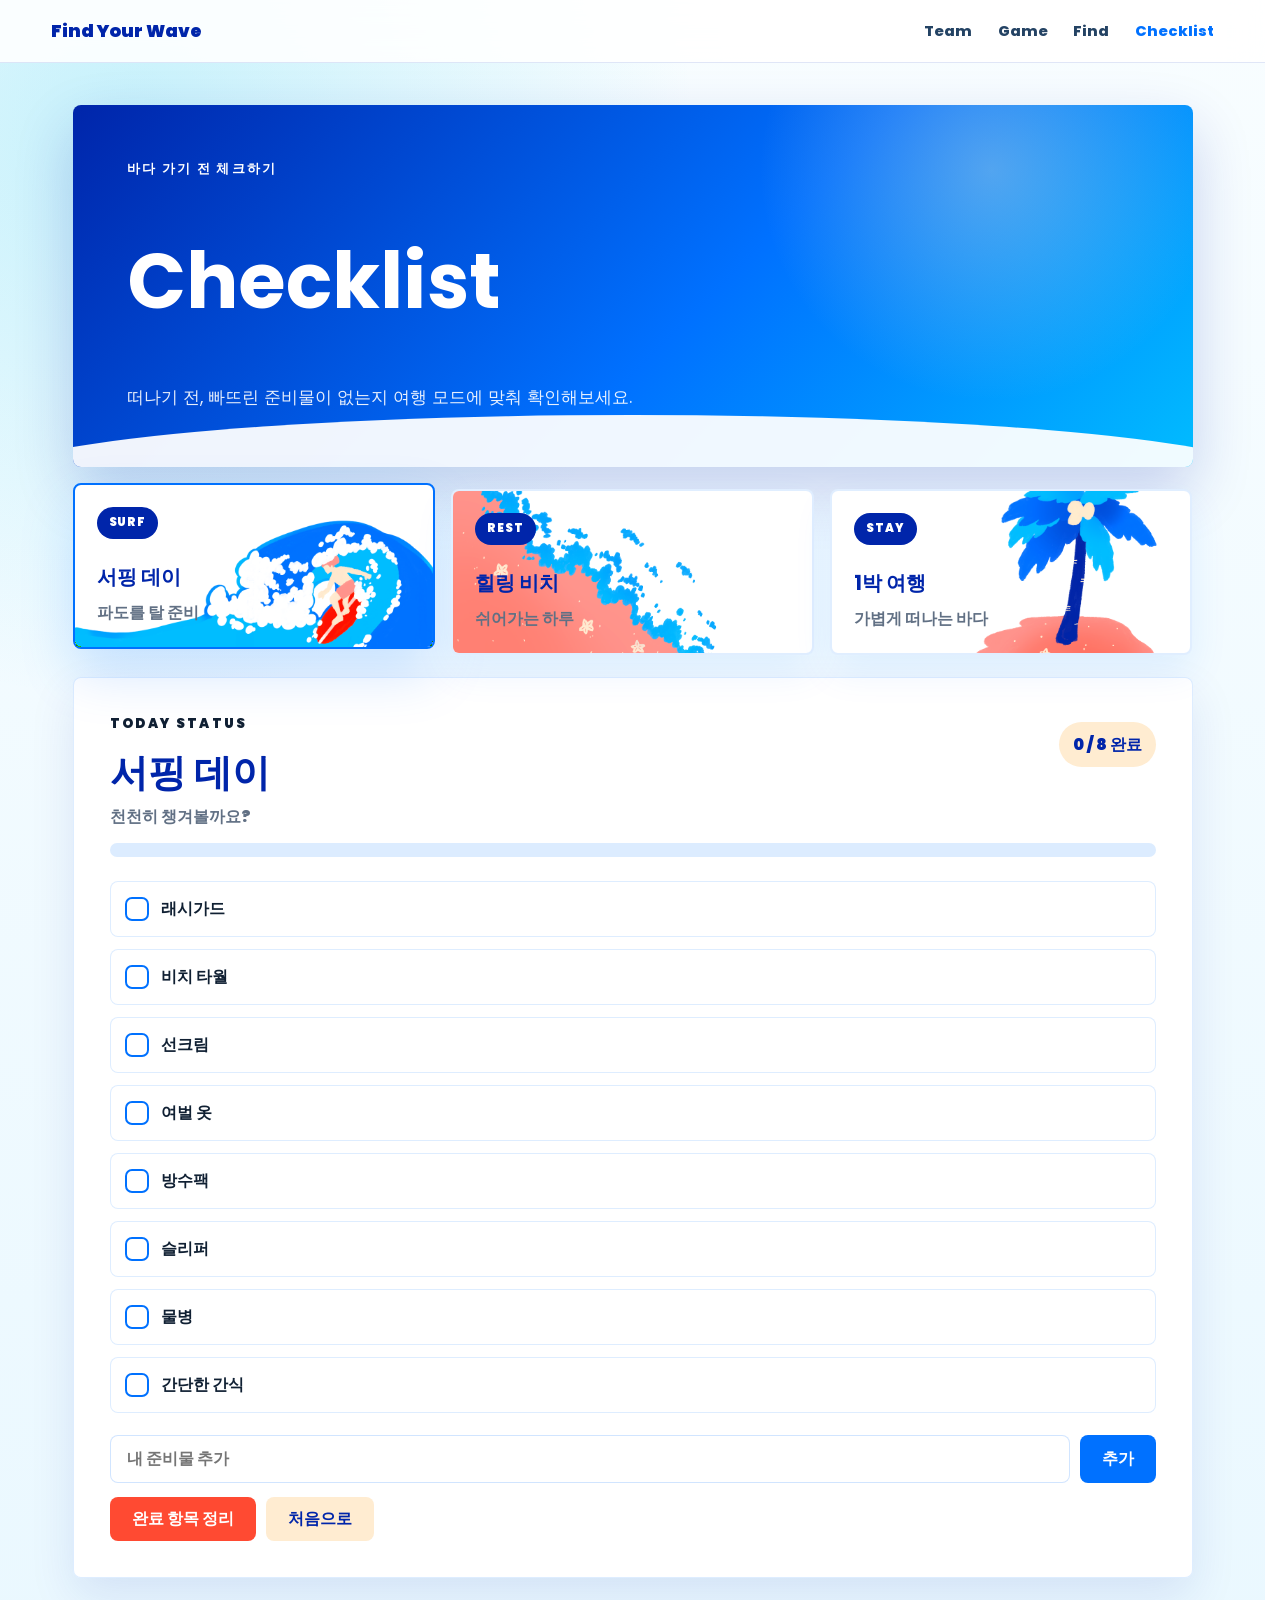
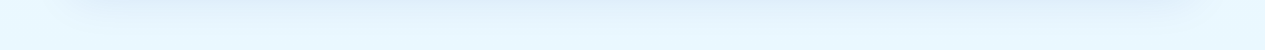
<file: pages/checklist.html>
<!DOCTYPE html>
<html lang="ko">
<head>
  <meta charset="UTF-8">
  <meta name="viewport" content="width=device-width, initial-scale=1.0">
  <title>Checklist | 대한민국 서핑 가이드</title>
  <link rel="stylesheet" href="../assets/css/checklist.css">
</head>
<body>
  <header class="topbar">
    <a class="brand" href="../index.html">Find Your Wave</a>
    <nav class="nav-links" aria-label="주요 메뉴">
      <a href="team.html">Team</a>
      <a href="game.html">Game</a>
      <a href="form.html">Find</a>
      <a class="active" href="checklist.html">Checklist</a>
    </nav>
  </header>

  <main class="shell checklist-shell">
    <section class="packing-hero">
      <div>
        <p class="eyebrow">바다 가기 전 체크하기</p>
        <h1>Checklist</h1>
        <p>떠나기 전, 빠뜨린 준비물이 없는지 여행 모드에 맞춰 확인해보세요.</p>
      </div>
</section>

    <section class="mode-section" aria-label="여행 모드 선택">
      <button class="theme-btn is-selected" data-theme="surf" type="button">
        <span class="mode-icon">Surf</span>
        <strong>서핑 데이</strong>
        <em>파도를 탈 준비</em>
      </button>
      <button class="theme-btn" data-theme="healing" type="button">
        <span class="mode-icon">Rest</span>
        <strong>힐링 비치</strong>
        <em>쉬어가는 하루</em>
      </button>
      <button class="theme-btn" data-theme="overnight" type="button">
        <span class="mode-icon">Stay</span>
        <strong>1박 여행</strong>
        <em>가볍게 떠나는 바다</em>
      </button>
    </section>

    <section class="check-panel">
      <div class="check-panel-head">
        <div>
          <p class="eyebrow">Today Status</p>
          <h2 id="theme-title">서핑 데이</h2>
        </div>
        <p class="progress-count" id="progress-count">0 / 0 완료</p>
      </div>

      <p class="status-message" id="status-message">천천히 챙겨볼까요?</p>
      <div class="complete-banner" id="complete-banner" aria-live="polite" hidden>
        <strong>준비 완료</strong>
        <span>완벽해요. 이제 바다로 떠나요.</span>
      </div>
      <div class="progress" aria-label="체크 진행률"><span id="progress-bar"></span></div>

      <ul class="check-list" id="check-list"></ul>

      <div class="add-row">
        <input id="new-item" type="text" placeholder="내 준비물 추가">
        <button class="small-btn" id="add-btn" type="button">추가</button>
      </div>
      <div class="panel-actions">
        <button class="small-btn danger-btn" id="clear-done" type="button">완료 항목 정리</button>
        <button class="small-btn reset-btn" id="reset-btn" type="button">처음으로</button>
      </div>
    </section>
    <div class="confetti-layer" id="confetti-layer" aria-hidden="true"></div>
  </main>

  <script src="../assets/js/checklist.js"></script>
</body>
</html>
</file>
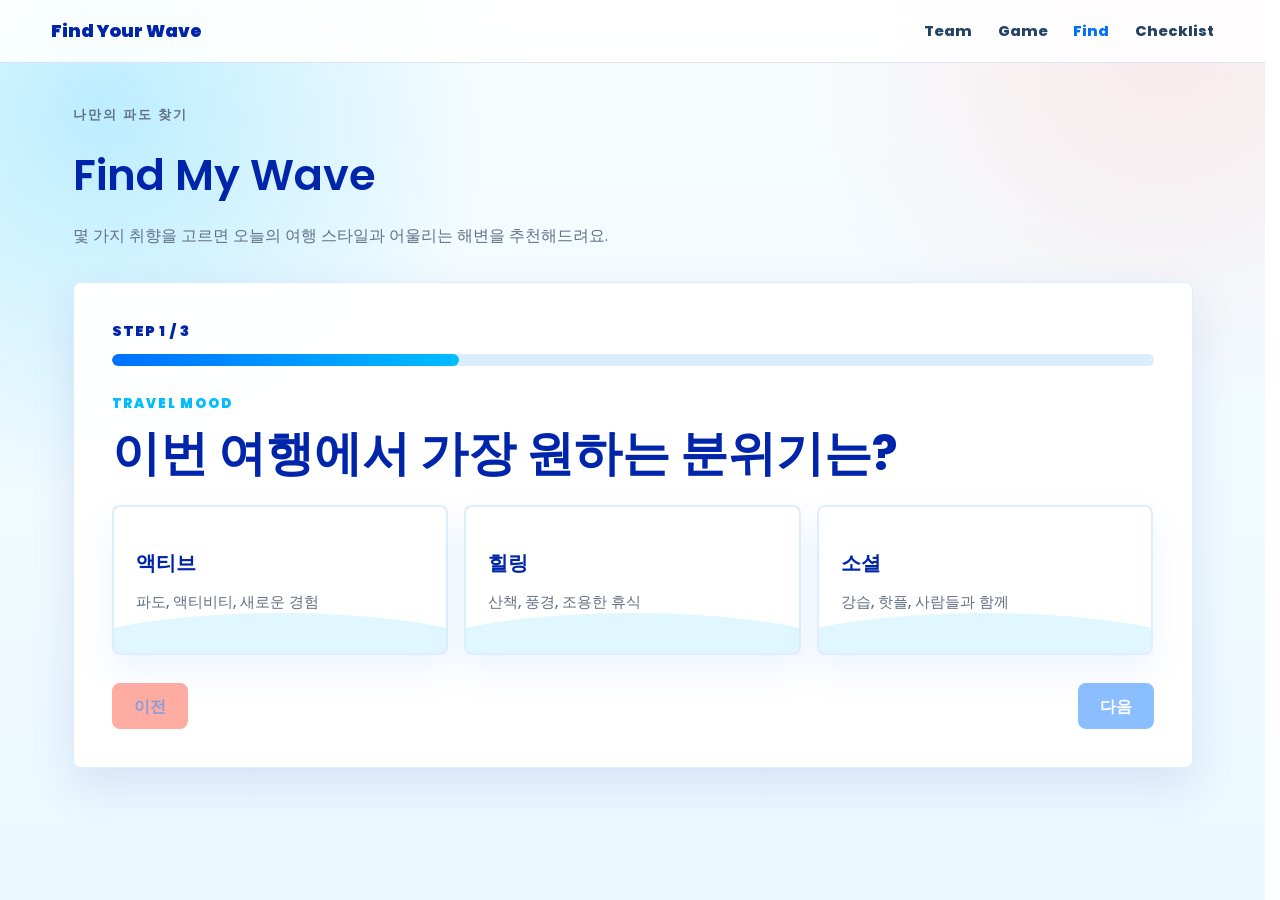
<file: pages/form.html>
<!DOCTYPE html>
<html lang="ko">
<head>
  <meta charset="UTF-8">
  <meta name="viewport" content="width=device-width, initial-scale=1.0">
  <title>Find My Wave | 대한민국 서핑 가이드</title>
  <link rel="stylesheet" href="../assets/css/form.css">
</head>
<body>
  <header class="topbar">
    <a class="brand" href="../index.html">Find Your Wave</a>
    <nav class="nav-links" aria-label="주요 메뉴">
      <a href="team.html">Team</a>
      <a href="game.html">Game</a>
      <a class="active" href="form.html">Find</a>
      <a href="checklist.html">Checklist</a>
    </nav>
  </header>

  <main class="shell">
    <section class="page-title">
      <p class="eyebrow">나만의 파도 찾기</p>
      <p>Find My Wave</p>
      <p>몇 가지 취향을 고르면 오늘의 여행 스타일과 어울리는 해변을 추천해드려요.</p>

    </section>

    <section class="form-panel" aria-label="나만의 파도 찾기 테스트">
      <div class="step-status">
        <span id="step-label">Step 1 / 3</span>
        <div class="step-progress" aria-label="진행률"><span id="step-progress-bar"></span></div>
      </div>

      <div class="question is-active" data-question="mood">
        <p class="question-kicker">Travel Mood</p>
        <h2>이번 여행에서 가장 원하는 분위기는?</h2>
        <div class="choice-grid">
          <button class="choice-card" data-value="active" type="button">
            <strong>액티브</strong>
            <span>파도, 액티비티, 새로운 경험</span>
          </button>
          <button class="choice-card" data-value="healing" type="button">
            <strong>힐링</strong>
            <span>산책, 풍경, 조용한 휴식</span>
          </button>
          <button class="choice-card" data-value="social" type="button">
            <strong>소셜</strong>
            <span>강습, 핫플, 사람들과 함께</span>
          </button>
        </div>
      </div>

      <div class="question" data-question="skill">
        <p class="question-kicker">Surf Level</p>
        <h2>서핑 경험은 어느 정도인가요?</h2>
        <div class="choice-grid">
          <button class="choice-card" data-value="beginner" type="button">
            <strong>처음이에요</strong>
            <span>강습과 안전한 파도가 중요해요</span>
          </button>
          <button class="choice-card" data-value="middle" type="button">
            <strong>몇 번 타봤어요</strong>
            <span>적당한 파도와 분위기를 원해요</span>
          </button>
          <button class="choice-card" data-value="challenge" type="button">
            <strong>도전하고 싶어요</strong>
            <span>강한 파도와 유명 스팟 선호</span>
          </button>
        </div>
      </div>

      <div class="question" data-question="place">
        <p class="question-kicker">Beach Style</p>
        <h2>선호하는 해변 환경은?</h2>
        <div class="choice-grid">
          <button class="choice-card" data-value="city" type="button">
            <strong>도심형</strong>
            <span>접근성과 편의시설이 좋아야 해요</span>
          </button>
          <button class="choice-card" data-value="nature" type="button">
            <strong>자연형</strong>
            <span>풍경과 여유가 가장 중요해요</span>
          </button>
          <button class="choice-card" data-value="hotspot" type="button">
            <strong>핫스팟</strong>
            <span>유명한 서핑 명소를 가보고 싶어요</span>
          </button>
        </div>
      </div>

      <div class="form-actions">
        <button class="secondary-btn" id="prev-btn" type="button">이전</button>
        <button class="small-btn" id="next-btn" type="button" disabled>다음</button>
      </div>

      <article class="result-card" id="result-card" hidden>
        <p class="result-kicker">Your Wave Report</p>
        <div class="result-head">
          <div>
            <h2 id="result-title"></h2>
            <p id="result-desc"></p>
          </div>
          <div class="match-meter" aria-label="추천 매칭률">
            <span id="match-rate">0%</span>
            <small>match</small>
          </div>
        </div>
        <div class="match-bar" aria-hidden="true"><span id="match-bar"></span></div>
        <div class="answer-summary">
          <strong>당신의 선택</strong>
          <div id="answer-summary-list"></div>
        </div>
        <div class="keyword-row" id="keyword-row"></div>
        <div class="spot-grid" id="spot-grid"></div>
        <div class="result-actions">
          <a class="small-btn" href="checklist.html">체크리스트로 이동</a>
          <button class="secondary-btn" id="restart-test-btn" type="button">다시 선택하기</button>
        </div>
      </article>
    </section>
  </main>

  <script src="../assets/js/form.js"></script>
</body>
</html>
</file>
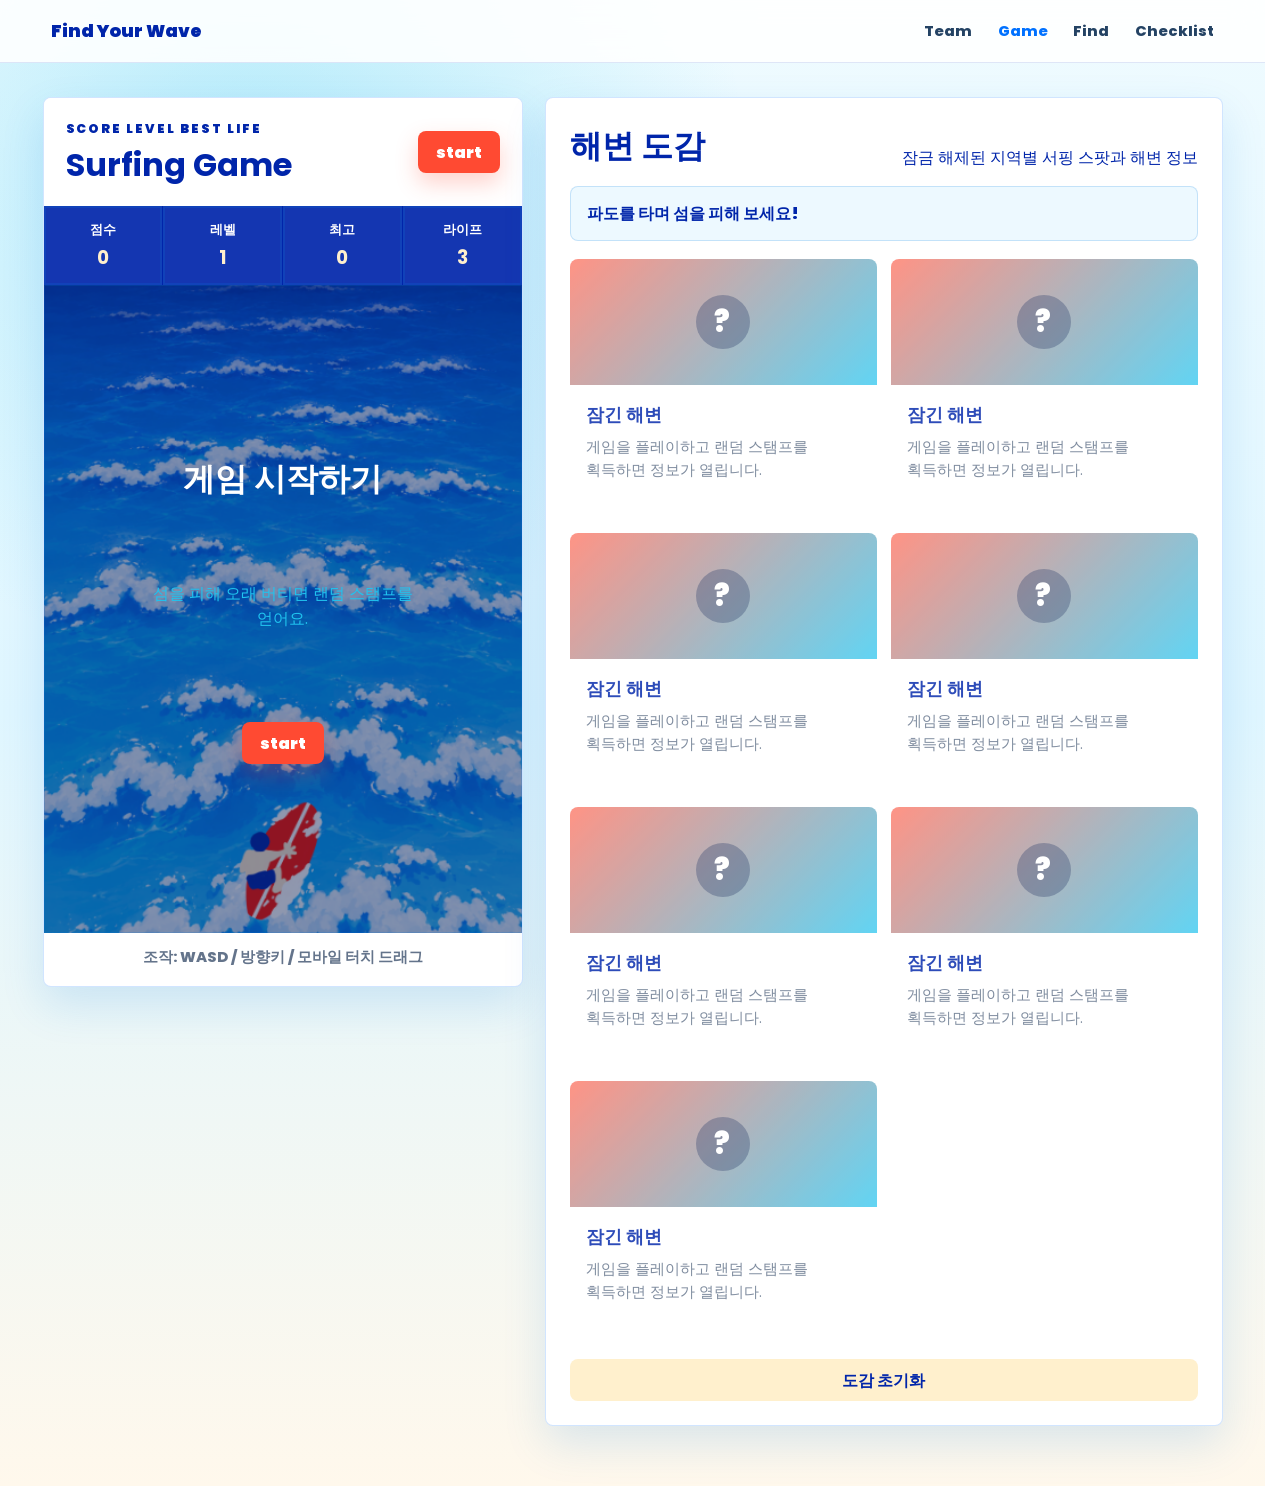
<file: pages/game.html>
<!DOCTYPE html>
<html lang="ko">
<head>
  <meta charset="UTF-8">
  <meta name="viewport" content="width=device-width, initial-scale=1.0">
  <title>Surf Stamp Adventure | 대한민국 서핑 가이드</title>
  <link rel="stylesheet" href="../assets/css/game.css">
</head>
<body>
  <header class="topbar">
    <a class="brand" href="../index.html">Find Your Wave</a>
    <nav class="nav-links" aria-label="주요 메뉴">
      <a href="team.html">Team</a>
      <a class="active" href="game.html">Game</a>
      <a href="form.html">Find</a>
      <a href="checklist.html">Checklist</a>
    </nav>
  </header>

  <main class="app">
    <section class="game-card">
      <header class="top-bar">
        <div>
          <p class="eyebrow">SCORE LEVEL BEST LIFE</p>
          <h1>Surfing Game</h1>
        </div>
        <button id="restartBtn" type="button">start</button>
      </header>

      <div class="info-row">
        <span>점수 <strong id="scoreText">0</strong></span>
        <span>레벨 <strong id="levelText">1</strong></span>
        <span>최고 <strong id="bestText">0</strong></span>
        <span>라이프 <strong id="lifeText">3</strong></span>
      </div>

      <div class="canvas-wrap">
        <canvas id="gameCanvas" width="420" height="620" aria-label="종스크롤 장애물 피하기 게임"></canvas>
        <div id="startOverlay" class="overlay">
          <h2>게임 시작하기</h2>
          <p>섬을 피해 오래 버티면 랜덤 스탬프를 얻어요.</p>
          <button id="startBtn" type="button">start</button>
        </div>
        <div id="gameOverOverlay" class="overlay hidden">
          <h2>GAME OVER</h2>
          <p id="resultText">점수 0</p>
          <button id="againBtn" type="button">다시 시작</button>
        </div>
      </div>

      <p class="control-guide">조작: WASD / 방향키 / 모바일 터치 드래그</p>
    </section>

    <section class="dex-card">
      <div class="dex-title">
        <h2>해변 도감</h2>
        <p>잠금 해제된 지역별 서핑 스팟과 해변 정보</p>
      </div>
      <div id="stampMessage" class="stamp-message">파도를 타며 섬을 피해 보세요!</div>
      <div id="beachGrid" class="beach-grid"></div>
      <button id="resetStampBtn" class="sub-btn" type="button">도감 초기화</button>
    </section>
  </main>

  <script src="../assets/js/game.js"></script>
</body>
</html>
</file>
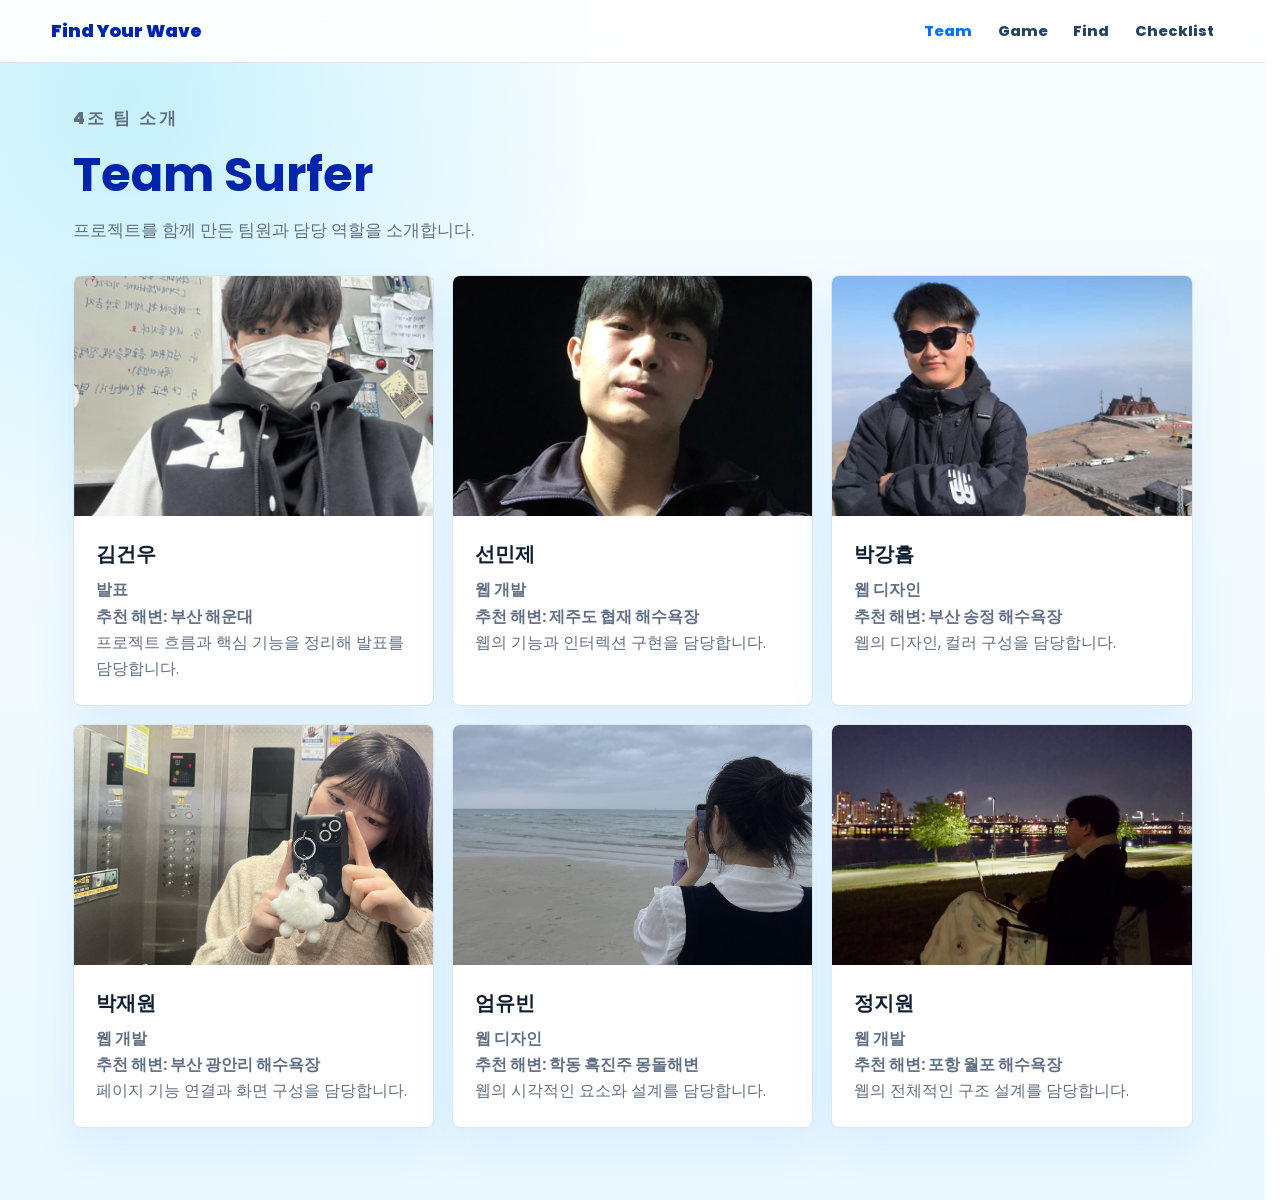
<file: pages/team.html>
<!DOCTYPE html>
<html lang="ko">
<head>
  <meta charset="UTF-8">
  <meta name="viewport" content="width=device-width, initial-scale=1.0">
  <title>Team | 대한민국 서핑 가이드</title>
  <link rel="stylesheet" href="../assets/css/team.css">
</head>
<body>
  <header class="topbar">
    <a class="brand" href="../index.html">Find Your Wave</a>
    <nav class="nav-links" aria-label="주요 메뉴">
      <a class="active" href="team.html">Team</a>
      <a href="game.html">Game</a>
      <a href="form.html">Find</a>
      <a href="checklist.html">Checklist</a>
    </nav>
  </header>

  <main class="shell">
    <section class="page-title">
      <p class="eyebrow">4조 팀 소개</p>
      <h1>Team Surfer</h1>
      <p>프로젝트를 함께 만든 팀원과 담당 역할을 소개합니다.</p>
    </section>

    <section class="team-grid" aria-label="팀원 소개">
      <article class="member-card">
        <div class="member-visual" style="background-image: url('../assets/images/kim-geonwoo.png'); background-size: cover; background-position: center;"></div>
        <div class="member-body">
          <h2>김건우</h2>
          <p class="member-meta">발표</p>
          <p class="member-beach">추천 해변: 부산 해운대</p>
          <p>프로젝트 흐름과 핵심 기능을 정리해 발표를 담당합니다.</p>
        </div>
      </article>
      <article class="member-card">
        <div class="member-visual" style="background-image: url('../assets/images/sun-minje.jpeg'); background-size: cover; background-position: center;"></div>
        <div class="member-body">
          <h2>선민제</h2>
          <p class="member-meta">웹 개발</p>
          <p class="member-beach">추천 해변: 제주도 협재 해수욕장</p>
          <p>웹의 기능과 인터렉션 구현을 담당합니다.</p>
        </div>
      </article>
      <article class="member-card">
        <div class="member-visual" style="background-image: url('../assets/images/park-gangheum.jpg'); background-size: cover; background-position: center;""></div>
        <div class="member-body">
          <h2>박강흠</h2>
          <p class="member-meta">웹 디자인</p>
          <p class="member-beach">추천 해변: 부산 송정 해수욕장</p>
          <p>웹의 디자인, 컬러 구성을 담당합니다.</p>
        </div>
      </article>
      <article class="member-card">
        <div class="member-visual" style="background-image: url('../assets/images/parkjaewon.jpg'); background-size: cover; background-position: center;"></div>
        <div class="member-body">
          <h2>박재원</h2>
          <p class="member-meta">웹 개발</p>
          <p class="member-beach">추천 해변: 부산 광안리 해수욕장</p>
          <p>페이지 기능 연결과 화면 구성을 담당합니다.</p>
        </div>
      </article>
      <article class="member-card">
        <div class="member-visual" style="background-image: url('../assets/images/eom-yubin.png'); background-size: cover; background-position: center 70%;"></div>
        <div class="member-body">
          <h2>엄유빈</h2>
          <p class="member-meta">웹 디자인</p>
          <p class="member-beach">추천 해변: 학동 흑진주 몽돌해변</p>
          <p>웹의 시각적인 요소와 설계를 담당합니다.</p>
        </div>
      </article>
      <article class="member-card">
        <div class="member-visual" style="background-image: url('../assets/images/jung-jiwon.jpeg'); background-size: cover; background-position: center 70%;"></div>
        <div class="member-body">
          <h2>정지원</h2>
          <p class="member-meta">웹 개발</p>
          <p class="member-beach">추천 해변: 포항 월포 해수욕장</p>
          <p>웹의 전체적인 구조 설계를 담당합니다.</p>
        </div>
      </article>
    </section>
  </main>
</body>
</html>
</file>
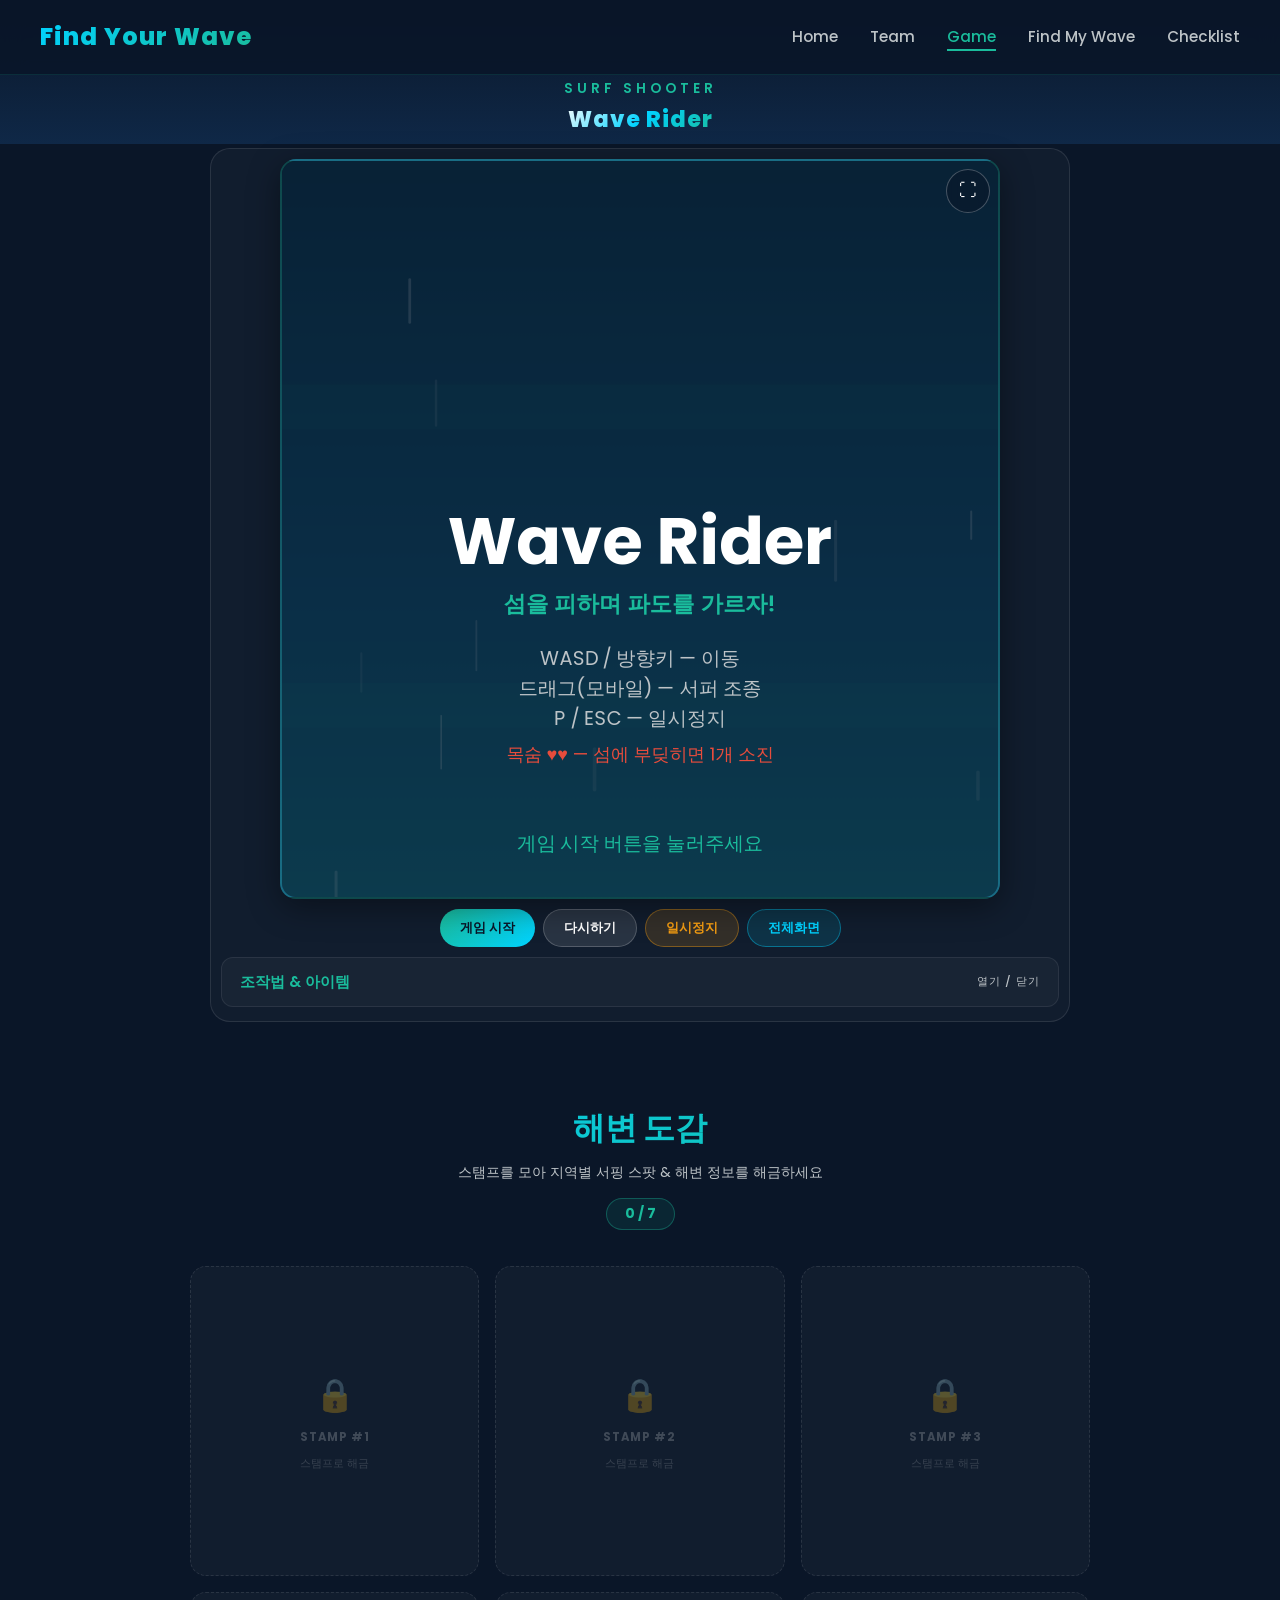
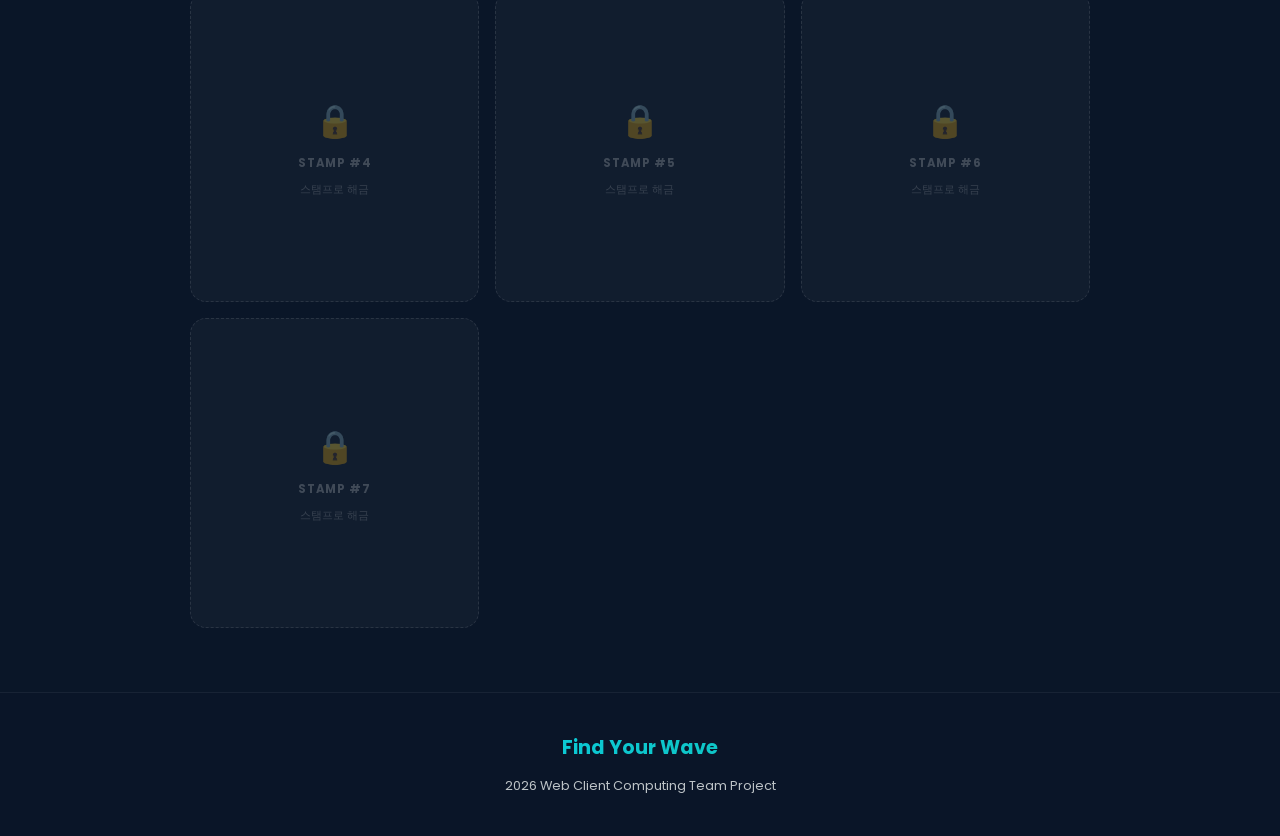
<file: Web-Client-Computing-Project/game.html>
<!DOCTYPE html>
<html lang="ko">
<head>
  <meta charset="UTF-8">
  <meta name="viewport" content="width=device-width, initial-scale=1.0">
  <title>Surf Game - Find Your Wave</title>
  <link rel="stylesheet" href="css/style.css">
</head>
<body>

  <!-- Navigation -->
  <nav class="navbar">
    <a href="index.html" class="nav-logo">Find Your Wave</a>
    <ul class="nav-links">
      <li><a href="index.html">Home</a></li>
      <li><a href="team.html">Team</a></li>
      <li><a href="game.html" class="active">Game</a></li>
      <li><a href="form.html">Find My Wave</a></li>
      <li><a href="checklist.html">Checklist</a></li>
    </ul>
    <button class="hamburger" aria-label="메뉴 열기">
      <span></span>
      <span></span>
      <span></span>
    </button>
  </nav>

  <!-- Hero (compact) -->
  <section class="game-hero game-hero-compact">
    <p class="section-tag">Surf Shooter</p>
    <h1 class="game-hero-title">Wave Rider</h1>
  </section>

  <!-- Game -->
  <div class="game-container">
    <div class="game-wrapper">
      <div class="canvas-wrap" id="canvasWrap">
        <canvas id="gameCanvas" width="480" height="720"></canvas>
        <div class="canvas-overlay-controls">
          <button class="overlay-btn overlay-btn-fs" id="btnFullscreen" type="button" aria-label="전체화면 토글">
            <span class="fs-icon-enter">&#9974;</span>
            <span class="fs-icon-exit">&#9976;</span>
          </button>
        </div>
      </div>

      <div class="game-controls">
        <button class="game-btn game-btn-start" id="startBtn">게임 시작</button>
        <button class="game-btn game-btn-reset" id="resetBtn">다시하기</button>
        <button class="game-btn game-btn-pause" id="pauseBtn">일시정지</button>
        <button class="game-btn game-btn-fullscreen" id="fullscreenBtn">전체화면</button>
      </div>

      <div class="game-instructions">
        <details class="help-block">
          <summary>
            <span class="help-summary-title">조작법 &amp; 아이템</span>
            <span class="help-summary-hint">열기 / 닫기</span>
          </summary>

          <div class="help-grid">
            <div class="help-card">
              <div class="help-card-title">이동</div>
              <div class="help-card-body">
                <span class="kbd">W</span><span class="kbd">A</span><span class="kbd">S</span><span class="kbd">D</span>
                <span class="help-or">또는</span>
                <span class="kbd">&#8592;</span><span class="kbd">&#8593;</span><span class="kbd">&#8595;</span><span class="kbd">&#8594;</span>
                <p class="help-note">모바일: 캔버스를 손가락으로 드래그</p>
              </div>
            </div>

            <div class="help-card">
              <div class="help-card-title">목표</div>
              <div class="help-card-body">
                <p class="help-note">내려오는 <strong>섬</strong>을 피하세요</p>
                <p class="help-note">목숨 ♥ 2개가 모두 없어지면 게임 오버</p>
              </div>
            </div>

            <div class="help-card">
              <div class="help-card-title">아이템</div>
              <div class="help-card-body">
                <p class="help-note">📮 스탬프 — 해변 도감 해금</p>
              </div>
            </div>

            <div class="help-card">
              <div class="help-card-title">일시정지</div>
              <div class="help-card-body">
                <span class="kbd">P</span> <span class="help-or">또는</span> <span class="kbd">ESC</span>
              </div>
            </div>
          </div>

          <div class="help-items">
            <span class="help-pill">📮 스탬프 = 해변 도감 해금 (8초마다 등장)</span>
          </div>
          <p class="help-footnote">레벨이 오를수록 섬·돌이 더 빠르게, 자주 등장합니다.</p>
        </details>
      </div>
    </div>
  </div>

  <!-- Beach Field Guide -->
  <section class="beach-guide" id="beachGuideSection">
    <div class="beach-guide-inner">
      <div class="beach-guide-header">
        <h2 class="beach-guide-title">해변 도감</h2>
        <p class="beach-guide-sub">스탬프를 모아 지역별 서핑 스팟 &amp; 해변 정보를 해금하세요</p>
        <span class="stamp-counter" id="stampCounter">0 / 7</span>
      </div>
      <div class="beach-guide-grid" id="beachGuideGrid"></div>
    </div>
  </section>

  <!-- Stamp Toast Notification -->
  <div class="stamp-toast" id="stampToast" aria-live="polite"></div>

  <!-- Footer -->
  <footer class="footer">
    <p class="footer-logo">Find Your Wave</p>
    <p class="footer-text">2026 Web Client Computing Team Project</p>
  </footer>

  <script src="js/game.js"></script>
  <script>
    const hamburger = document.querySelector('.hamburger');
    const navLinks = document.querySelector('.nav-links');
    hamburger.addEventListener('click', function () {
      hamburger.classList.toggle('active');
      navLinks.classList.toggle('open');
    });
    document.querySelectorAll('.nav-links a').forEach(function (link) {
      link.addEventListener('click', function () {
        hamburger.classList.remove('active');
        navLinks.classList.remove('open');
      });
    });
  </script>

</body>
</html>
</file>
<file: assets/css/index.css>
@import url('https://fonts.googleapis.com/css2?family=Poppins:wght@400;500;700;800;900&display=swap');

body,
html {
    margin: 0;
    padding: 0;
    width: 100%;
    height: 200vh;
    font-family: 'Poppins', 'Pretendard', 'Noto Sans KR', Arial, sans-serif;
    background: linear-gradient(160deg,  #01BCFF 0%, #0072FF 60%, #0025AA 100%);
    overflow-x: hidden;
    scroll-behavior: smooth;
    transition: background 0.8s ease;
}

body.scrolled {
    background-color: #ffffff;
}


nav {
    position: fixed;
    top: 0;
    left: 0;
    width: 100%;
    padding: 24px 0;
    z-index: 20;

    display: flex;
    justify-content: center;
    align-items: center;
    gap: 44px;

    color: #0071FF;;
    opacity: 0;
    visibility: hidden;
    transform: translateY(-16px);
    pointer-events: none;

    transition:
        opacity 0.45s ease,
        visibility 0.45s ease,
        transform 0.45s ease,
        color 0.45s ease;
}

body.scrolled nav {
    opacity: 1;
    visibility: visible;
    transform: translateY(0);
    pointer-events: auto;
}

nav a {
    text-decoration: none;
    color: inherit;
    font-weight: 800;
    font-size: 0.95rem;
    letter-spacing: 0.03em;
    transition: color 0.25s ease;
}

nav a:hover {
    color: #0025AA;
}


.wave-wrapper {
    position: fixed;
    bottom: -100%;
    left: 0;
    width: 100%;
    height: 100vh;
    display: flex;
    flex-direction: column;
    z-index: 1;
    pointer-events: none;
    transition: bottom 1.5s cubic-bezier(0.22, 1, 0.36, 1);
}

.wave-wrapper.on-load {
    bottom: -65%;
}

.wave-wrapper.fill-screen {
    bottom: 0;
}

.waves {
    position: relative;
    width: 100%;
    height: 15vh;
    min-height: 100px;
    margin-bottom: -7px;
}

.wave-filler {
    flex: 1;
    background-color: #ffffff;
}

.parallax > use {
    animation: move-forever 25s cubic-bezier(.55, .5, .45, .5) infinite;
}

.parallax > use:nth-child(1) {
    animation-delay: -2s;
    animation-duration: 7s;
}

.parallax > use:nth-child(2) {
    animation-delay: -3s;
    animation-duration: 10s;
}

.parallax > use:nth-child(3) {
    animation-delay: -4s;
    animation-duration: 13s;
}

.parallax > use:nth-child(4) {
    animation-delay: -5s;
    animation-duration: 20s;
}

@keyframes move-forever {
    0% {
        transform: translate3d(-90px, 0, 0);
    }

    100% {
        transform: translate3d(85px, 0, 0);
    }
}


.content-section {
    position: relative;
    z-index: 2;
    min-height: 100vh;
    box-sizing: border-box;
    padding: 70px 24px 110px;

    display: flex;
    flex-direction: column;
    justify-content: center;
    align-items: center;

    color: #ffffff;
    text-align: center;
    opacity: 1;
    visibility: visible;
    transform: translateY(0);

    transition:
        opacity 0.55s ease 0.35s,
        visibility 0.55s ease 0.35s,
        transform 0.55s ease 0.35s;
}

body.scrolled .content-section {
    opacity: 0;
    visibility: hidden;
    transform: translateY(-18px);
    transition-delay: 0s;
}

.hero-kicker {
    margin: 0 0 28px;
    font-size: 1rem;
    font-weight: 800;
    letter-spacing: -0.02em;
}

.content-section h1 {
    margin: 0;
    font-family: 'Poppins', 'OKDDung', 'Pretendard', 'Noto Sans KR', Arial, sans-serif;
    font-size: clamp(3.4rem, 7.6vw, 5.8rem);
    line-height: 1.05;
    font-weight: 900;
    letter-spacing: -0.055em;
    text-shadow: 0 4px 14px rgba(0, 0, 0, 0.18);
}

.hero-desc {
    margin: 34px 0 0;
    max-width: 760px;
    font-size: 1.08rem;
    line-height: 1.65;
    font-weight: 400;
    word-break: keep-all;
}

.team-name {
    margin: 24px 0 0;
    font-size: 1rem;
    font-weight: 500;
}


.explore-btn {
    appearance: none;
    -webkit-appearance: none;
    position: relative;
    overflow: hidden;

    display: inline-flex;
    justify-content: center;
    align-items: center;

    margin-top: 28px;
    padding: 17px 46px;
    border: none;
    border-radius: 999px;

    background: #ff4a32;
    color: #071d2f;

    font-family: inherit;
    font-size: 1rem;
    font-weight: 900;
    letter-spacing: -0.02em;

    cursor: pointer;

    box-shadow:
        0 0 18px rgba(255, 74, 50, 0.35),
        0 10px 26px rgba(255, 74, 50, 0.28);

    transition:
        transform 0.25s ease,
        box-shadow 0.25s ease,
        filter 0.25s ease;
}

.explore-btn::before {
    content: "";
    position: absolute;
    inset: 1px;
    border-radius: inherit;
    border: 1px solid rgba(255, 255, 255, 0.38);
    pointer-events: none;
}

.explore-btn:hover {
    transform: translateY(-4px);
    box-shadow:
        0 0 28px rgba(0, 187, 255, 0.55),
        0 16px 34px rgba(0, 187, 255, 0.38);
    filter: brightness(1.08);
}

.explore-btn:active {
    transform: translateY(-1px) scale(0.98);
}

.explore-btn:focus-visible {
    outline: 3px solid rgba(255, 255, 255, 0.75);
    outline-offset: 5px;
}

.explore-section {
    position: fixed;
    inset: 0;
    z-index: 5;
    box-sizing: border-box;
    padding: 72px 24px 64px;
    overflow-y: auto;
    scrollbar-gutter: stable;

    display: flex;
    flex-direction: column;
    justify-content: flex-start;
    align-items: center;

    color: #111111;
    text-align: center;
    background: #ffffff;

    opacity: 0;
    visibility: hidden;
    transform: translateY(26px);
    pointer-events: none;

    transition:
        opacity 0.35s ease,
        visibility 0.35s ease,
        transform 0.35s ease;
}

body.scrolled .explore-section {
    opacity: 1;
    visibility: visible;
    transform: translateY(0);
    pointer-events: auto;

    transition:
        opacity 0.7s ease 0.25s,
        visibility 0.7s ease 0.25s,
        transform 0.7s ease 0.25s;
}

.section-kicker {
    margin: 0 0 22px;
    color: #0072FF;
    font-size: 0.82rem;
    font-weight: 900;
    letter-spacing: 0.48em;
}

.menu-title {
    margin: 0;
    color: #111111;
    font-size: clamp(2.1rem, 4.4vw, 3.25rem);
    line-height: 1.2;
    font-weight: 900;
    letter-spacing: -0.045em;
}

.menu-subtitle {
    margin: 24px 0 48px;
    color: #444444;
    font-size: clamp(1rem, 2vw, 1.2rem);
    font-weight: 500;
    word-break: keep-all;
}

.card-grid {
    width: min(1120px, 100%);
    display: grid;
    grid-template-columns: repeat(4, minmax(0, 1fr));
    gap: 28px;
}

.menu-card {
    min-height: 230px;
    padding: 36px 28px 32px;
    border: 1.8px solid rgba(0, 114, 255, 0.18);
    border-radius: 22px;

    background: #ffffff;
    color: #111111;
    text-decoration: none;

    display: flex;
    flex-direction: column;
    align-items: center;
    justify-content: center;

    box-shadow: 0 16px 44px rgba(0, 114, 255, 0.10);

    transition:
        transform 0.28s ease,
        background 0.28s ease,
        border-color 0.28s ease,
        box-shadow 0.28s ease;
}

.menu-card:hover {
    transform: translateY(-10px);
    background: rgba(0, 187, 255, 0.06);
    border-color: #0025aa;
    box-shadow: 0 24px 60px rgba(0, 187, 255, 0.20);
}

.menu-card h3 {
    margin: 0 0 16px;
    font-size: 1.32rem;
    font-weight: 900;
    transition: color 0.28s ease;
}

.menu-card p {
    margin: 0 0 24px;
    max-width: 250px;
    color: #444444;
    line-height: 1.7;
    font-size: 0.98rem;
    word-break: keep-all;
}

.menu-card span {
    margin-top: auto;
    color: #0072FF;
    font-weight: 900;
    transition:
        color 0.28s ease,
        transform 0.28s ease;
}

.menu-card:hover h3,
.menu-card:hover span {
    color: #0025aa;
}

.menu-card:hover span {
    transform: translateX(4px);
}

.menu-card:focus-visible {
    outline: 3px solid rgba(0, 187, 255, 0.45);
    outline-offset: 5px;
}


@media (max-width: 900px) {
    body,
    html {
        height: 240vh;
    }

    nav {
        gap: 26px;
        padding: 18px 0;
    }

    nav a {
        font-size: 0.86rem;
    }

    .content-section {
        padding-inline: 20px;
    }

    .content-section h1 {
        font-size: clamp(3rem, 12vw, 5rem);
    }

    .hero-desc {
        font-size: 1rem;
    }

    .explore-section {
        justify-content: flex-start;
        overflow-y: auto;
        padding-top: 92px;
    }

    .menu-subtitle {
        margin-bottom: 32px;
    }

    .card-grid {
        grid-template-columns: repeat(2, minmax(0, 1fr));
        gap: 18px;
        max-width: 680px;
    }

    .menu-card {
        min-height: 170px;
        padding: 30px 24px;
    }
}

@media (max-width: 520px) {
    nav {
        gap: 18px;
    }

    nav a {
        font-size: 0.78rem;
    }

    .hero-kicker {
        margin-bottom: 22px;
        font-size: 0.92rem;
    }

    .content-section h1 {
        font-size: 3.15rem;
    }

    .hero-desc {
        margin-top: 28px;
        font-size: 0.94rem;
        line-height: 1.65;
    }

    .mobile-break {
        display: none;
    }

    .explore-btn {
        padding: 15px 36px;
        font-size: 0.95rem;
    }

    .section-kicker {
        font-size: 0.75rem;
        letter-spacing: 0.32em;
    }

    .menu-title {
        font-size: 2.1rem;
    }

    .menu-subtitle {
        font-size: 0.95rem;
    }

    .card-grid {
        grid-template-columns: 1fr;
        max-width: 480px;
    }

    .menu-card {
        border-radius: 18px;
    }
}


/* ── About Section ─────────────────────────────── */
.about-section {
    width: 100%;
    margin-top: 80px;
    text-align: center;
}

.about-title {
    margin: 0;
    color: #111111;
    font-size: clamp(1.8rem, 3.6vw, 2.8rem);
    font-weight: 900;
    letter-spacing: -0.04em;
}

.about-subtitle {
    margin: 18px 0 48px;
    color: #444444;
    font-size: clamp(0.95rem, 1.6vw, 1.1rem);
    font-weight: 500;
    word-break: keep-all;
}

.beach-gallery {
    display: grid;
    grid-template-columns: repeat(2, 1fr);
    gap: 28px;
    width: min(1120px, 100%);
    margin-inline: auto;
    text-align: left;
}

.gallery-card {
    overflow: hidden;
    border: 1.5px solid rgba(0, 114, 255, 0.14);
    border-radius: 18px;
    background: #ffffff;
    box-shadow: 0 12px 36px rgba(0, 114, 255, 0.08);
    transition:
        transform 0.28s ease,
        box-shadow 0.28s ease;
}

.gallery-card:hover {
    transform: translateY(-6px);
    box-shadow: 0 22px 52px rgba(0, 187, 255, 0.18);
}

.gallery-card img {
    display: block;
    width: 100%;
    height: 360px;
    object-fit: cover;
}

.gallery-info {
    padding: 28px 32px 32px;
}

.gallery-info h3 {
    margin: 0 0 12px;
    color: #111111;
    font-size: 1.3rem;
    font-weight: 900;
}

.gallery-info p {
    margin: 0;
    color: #444444;
    font-size: 0.98rem;
    line-height: 1.7;
    word-break: keep-all;
}

@media (max-width: 700px) {
    .beach-gallery {
        grid-template-columns: 1fr;
    }

    .gallery-card img {
        height: 240px;
    }

    .about-section {
        margin-top: 56px;
    }
}
</file>
<file: Web-Client-Computing-Project/css/style.css>
/* ===== Google Fonts ===== */
@import url('https://fonts.googleapis.com/css2?family=Poppins:wght@300;400;600;700;800&display=swap');

/* ===== CSS Reset & Variables ===== */
:root {
  --ocean-dark: #0a1628;
  --ocean-deep: #0f2847;
  --ocean-mid: #1a4a7a;
  --ocean-light: #2980b9;
  --wave-teal: #1abc9c;
  --wave-cyan: #00d2ff;
  --foam-white: #ecf0f1;
  --sand-gold: #f39c12;
  --sunset-orange: #e74c3c;
  --text-light: #ffffff;
  --text-muted: #bdc3c7;
  --shadow: 0 4px 20px rgba(0, 0, 0, 0.3);
}

* {
  margin: 0;
  padding: 0;
  box-sizing: border-box;
}

html {
  scroll-behavior: smooth;
}

body {
  font-family: 'Poppins', sans-serif;
  background: var(--ocean-dark);
  color: var(--text-light);
  line-height: 1.6;
  overflow-x: hidden;
}

a {
  text-decoration: none;
  color: inherit;
}

ul {
  list-style: none;
}

img {
  max-width: 100%;
}

/* ===== Navigation ===== */
.navbar {
  position: fixed;
  top: 0;
  left: 0;
  width: 100%;
  z-index: 1000;
  padding: 18px 40px;
  display: flex;
  justify-content: space-between;
  align-items: center;
  background: rgba(10, 22, 40, 0.85);
  backdrop-filter: blur(12px);
  border-bottom: 1px solid rgba(26, 188, 156, 0.15);
  transition: background 0.3s;
}

.nav-logo {
  font-size: 1.5rem;
  font-weight: 800;
  letter-spacing: 1px;
  background: linear-gradient(135deg, var(--wave-cyan), var(--wave-teal));
  -webkit-background-clip: text;
  -webkit-text-fill-color: transparent;
  background-clip: text;
}

.nav-links {
  display: flex;
  gap: 32px;
}

.nav-links a {
  font-weight: 500;
  font-size: 0.95rem;
  color: var(--text-muted);
  position: relative;
  padding-bottom: 4px;
  transition: color 0.3s;
}

.nav-links a::after {
  content: '';
  position: absolute;
  bottom: 0;
  left: 0;
  width: 0;
  height: 2px;
  background: var(--wave-teal);
  transition: width 0.3s;
}

.nav-links a:hover,
.nav-links a.active {
  color: var(--wave-teal);
}

.nav-links a:hover::after,
.nav-links a.active::after {
  width: 100%;
}

.hamburger {
  display: none;
  flex-direction: column;
  gap: 5px;
  cursor: pointer;
  background: none;
  border: none;
  padding: 4px;
}

.hamburger span {
  display: block;
  width: 25px;
  height: 2px;
  background: var(--text-light);
  transition: 0.3s;
}

/* ===== Hero Section (index.html) ===== */
.hero {
  min-height: 100vh;
  display: flex;
  flex-direction: column;
  justify-content: center;
  align-items: center;
  text-align: center;
  padding: 100px 20px 60px;
  position: relative;
  overflow: hidden;
  background: linear-gradient(180deg, var(--ocean-dark) 0%, var(--ocean-deep) 50%, var(--ocean-mid) 100%);
}

.hero-content {
  position: relative;
  z-index: 2;
  max-width: 800px;
}

.hero-subtitle {
  font-size: 1rem;
  font-weight: 300;
  letter-spacing: 6px;
  text-transform: uppercase;
  color: var(--wave-teal);
  margin-bottom: 16px;
}

.hero-title {
  font-size: 4rem;
  font-weight: 800;
  line-height: 1.1;
  margin-bottom: 24px;
  background: linear-gradient(135deg, #ffffff 0%, var(--wave-cyan) 50%, var(--wave-teal) 100%);
  -webkit-background-clip: text;
  -webkit-text-fill-color: transparent;
  background-clip: text;
}

.hero-desc {
  font-size: 1.15rem;
  color: var(--text-muted);
  max-width: 560px;
  margin: 0 auto 36px;
  font-weight: 300;
}

.hero-cta {
  display: inline-block;
  padding: 14px 40px;
  background: linear-gradient(135deg, var(--wave-teal), var(--wave-cyan));
  color: var(--ocean-dark);
  font-weight: 700;
  font-size: 1rem;
  border-radius: 50px;
  border: none;
  cursor: pointer;
  transition: transform 0.3s, box-shadow 0.3s;
}

.hero-cta:hover {
  transform: translateY(-3px);
  box-shadow: 0 8px 30px rgba(26, 188, 156, 0.4);
}

/* Wave Animation */
.wave-container {
  position: absolute;
  bottom: 0;
  left: 0;
  width: 100%;
  height: 200px;
  z-index: 1;
}

.wave {
  position: absolute;
  bottom: 0;
  left: -50%;
  width: 200%;
  height: 100%;
}

.wave svg {
  width: 100%;
  height: 100%;
}

.wave:nth-child(1) {
  animation: wave 8s linear infinite;
  opacity: 0.6;
}

.wave:nth-child(2) {
  animation: wave 12s linear infinite reverse;
  opacity: 0.4;
  bottom: 10px;
}

.wave:nth-child(3) {
  animation: wave 16s linear infinite;
  opacity: 0.2;
  bottom: 20px;
}

@keyframes wave {
  0% { transform: translateX(0); }
  100% { transform: translateX(50%); }
}

/* ===== Section Styles ===== */
.section {
  padding: 80px 40px;
  max-width: 1200px;
  margin: 0 auto;
}

.section-header {
  text-align: center;
  margin-bottom: 60px;
}

.section-tag {
  font-size: 0.85rem;
  font-weight: 600;
  letter-spacing: 4px;
  text-transform: uppercase;
  color: var(--wave-teal);
  margin-bottom: 12px;
}

.section-title {
  font-size: 2.5rem;
  font-weight: 700;
  margin-bottom: 16px;
}

.section-desc {
  color: var(--text-muted);
  font-size: 1.05rem;
  max-width: 600px;
  margin: 0 auto;
}

/* ===== Feature Cards (index.html) ===== */
.features {
  background: linear-gradient(180deg, var(--ocean-mid), var(--ocean-deep));
}

.feature-grid {
  display: grid;
  grid-template-columns: repeat(auto-fit, minmax(220px, 1fr));
  gap: 24px;
}

.feature-card {
  background: rgba(255, 255, 255, 0.05);
  border: 1px solid rgba(255, 255, 255, 0.08);
  border-radius: 16px;
  padding: 36px 24px;
  text-align: center;
  color: inherit;
  display: flex;
  flex-direction: column;
  align-items: center;
  cursor: pointer;
  transition: transform 0.3s, border-color 0.3s, background 0.3s, box-shadow 0.3s;
}

.feature-card:hover {
  transform: translateY(-6px);
  border-color: var(--wave-teal);
  background: rgba(26, 188, 156, 0.08);
  box-shadow: 0 12px 30px rgba(26, 188, 156, 0.15);
}

.feature-icon {
  font-size: 2.5rem;
  margin-bottom: 18px;
}

.feature-card h3 {
  font-size: 1.2rem;
  margin-bottom: 10px;
}

.feature-card p {
  color: var(--text-muted);
  font-size: 0.9rem;
  margin-bottom: 18px;
}

.feature-link {
  margin-top: auto;
  font-size: 0.85rem;
  font-weight: 600;
  color: var(--wave-teal);
  letter-spacing: 0.5px;
  transition: transform 0.3s;
}

.feature-card:hover .feature-link {
  transform: translateX(4px);
}

/* ===== About Section (index.html) ===== */
.about-section {
  background: var(--ocean-deep);
}

.about-content {
  display: grid;
  grid-template-columns: 1fr 1fr;
  gap: 60px;
  align-items: center;
}

.about-visual {
  position: relative;
  height: 350px;
  border-radius: 20px;
  overflow: hidden;
  background: linear-gradient(135deg, var(--ocean-mid), var(--wave-teal));
  display: flex;
  align-items: center;
  justify-content: center;
}

.about-visual-text {
  font-size: 5rem;
  opacity: 0.5;
}

.about-text h3 {
  font-size: 1.8rem;
  margin-bottom: 16px;
}

.about-text p {
  color: var(--text-muted);
  margin-bottom: 16px;
  font-size: 0.95rem;
}

.about-stats {
  display: flex;
  gap: 40px;
  margin-top: 24px;
}

.stat-item h4 {
  font-size: 2rem;
  color: var(--wave-teal);
}

.stat-item p {
  font-size: 0.8rem;
  color: var(--text-muted);
}

/* ===== Team Page ===== */
.team-hero {
  min-height: 40vh;
  display: flex;
  flex-direction: column;
  justify-content: center;
  align-items: center;
  text-align: center;
  padding: 120px 20px 40px;
  background: linear-gradient(180deg, var(--ocean-dark), var(--ocean-deep));
}

.team-grid {
  display: grid;
  grid-template-columns: repeat(auto-fit, minmax(320px, 1fr));
  gap: 30px;
}

.team-card {
  background: rgba(255, 255, 255, 0.04);
  border: 1px solid rgba(255, 255, 255, 0.08);
  border-radius: 20px;
  overflow: hidden;
  transition: transform 0.3s, border-color 0.3s;
}

.team-card:hover {
  transform: translateY(-6px);
  border-color: var(--wave-teal);
}

.team-card-photo {
  width: 100%;
  height: 280px;
  background: linear-gradient(135deg, var(--ocean-mid), var(--wave-teal));
  display: flex;
  align-items: center;
  justify-content: center;
  font-size: 4rem;
  opacity: 0.7;
  position: relative;
  overflow: hidden;
}

.team-card-photo img {
  width: 100%;
  height: 100%;
  object-fit: cover;
}

.team-card-info {
  padding: 24px;
}

.team-card-name {
  font-size: 1.3rem;
  font-weight: 700;
  margin-bottom: 4px;
}

.team-card-major {
  font-size: 0.85rem;
  color: var(--wave-teal);
  margin-bottom: 12px;
}

.team-card-role {
  display: inline-block;
  padding: 4px 14px;
  background: rgba(26, 188, 156, 0.15);
  border: 1px solid rgba(26, 188, 156, 0.3);
  border-radius: 20px;
  font-size: 0.8rem;
  color: var(--wave-teal);
  margin-bottom: 12px;
}

.team-card-desc {
  font-size: 0.88rem;
  color: var(--text-muted);
  line-height: 1.6;
}

.team-card-id {
  font-size: 0.8rem;
  color: var(--text-muted);
  margin-bottom: 8px;
}

/* ===== Game Page ===== */
.game-hero {
  min-height: 30vh;
  display: flex;
  flex-direction: column;
  justify-content: center;
  align-items: center;
  text-align: center;
  padding: 120px 20px 20px;
  background: linear-gradient(180deg, var(--ocean-dark), var(--ocean-deep));
}

.game-hero-compact {
  min-height: 0;
  padding: 78px 20px 6px;
  gap: 2px;
}

.game-hero-compact .section-tag {
  margin-bottom: 0;
}

.game-hero-title {
  font-size: 1.4rem;
  font-weight: 800;
  background: linear-gradient(135deg, #ffffff 0%, var(--wave-cyan) 50%, var(--wave-teal) 100%);
  -webkit-background-clip: text;
  -webkit-text-fill-color: transparent;
  background-clip: text;
  letter-spacing: 1px;
}

.game-container {
  max-width: 900px;
  margin: 0 auto;
  padding: 4px 20px 28px;
}

.game-wrapper {
  position: relative;
  background: rgba(255, 255, 255, 0.03);
  border: 1px solid rgba(255, 255, 255, 0.1);
  border-radius: 20px;
  padding: 10px 10px 14px;
  text-align: center;
}

/* Legacy stat styles kept only for safety; info bar is now drawn inside canvas */

/* HP bar / stat color classes removed — HUD is rendered on canvas */

.canvas-wrap {
  position: relative;
  display: block;
  width: 100%;
  max-width: 720px;
  margin: 0 auto;
}

.canvas-overlay-controls {
  position: absolute;
  top: 10px;
  right: 10px;
  display: flex;
  flex-direction: column;
  gap: 10px;
  z-index: 2;
  pointer-events: none;
}

.overlay-btn {
  pointer-events: auto;
  width: 44px;
  height: 44px;
  border-radius: 50%;
  border: 1px solid rgba(255, 255, 255, 0.25);
  background: rgba(10, 22, 40, 0.55);
  backdrop-filter: blur(6px);
  color: var(--text-light);
  font-size: 1.1rem;
  cursor: pointer;
  display: flex;
  align-items: center;
  justify-content: center;
  position: relative;
  transition: background 0.2s, transform 0.2s, border-color 0.2s;
  -webkit-tap-highlight-color: transparent;
}

.overlay-btn:hover {
  background: rgba(26, 188, 156, 0.3);
  border-color: var(--wave-teal);
  transform: scale(1.05);
}

.overlay-btn:active {
  transform: scale(0.95);
}

.overlay-btn-bomb {
  border-color: rgba(231, 76, 60, 0.55);
  background: rgba(231, 76, 60, 0.18);
  color: #ffd6cf;
}

.overlay-btn-bomb:hover {
  background: rgba(231, 76, 60, 0.4);
  border-color: var(--sunset-orange);
}

.overlay-btn-count {
  position: absolute;
  bottom: -2px;
  right: -2px;
  min-width: 18px;
  height: 18px;
  padding: 0 4px;
  border-radius: 9px;
  background: var(--sunset-orange);
  color: #fff;
  font-size: 0.65rem;
  font-weight: 700;
  display: flex;
  align-items: center;
  justify-content: center;
  border: 1px solid rgba(0, 0, 0, 0.4);
}

.fs-icon-exit { display: none; }
.canvas-wrap.is-fullscreen .fs-icon-enter { display: none; }
.canvas-wrap.is-fullscreen .fs-icon-exit { display: inline; }

/* Native fullscreen state */
.canvas-wrap:fullscreen,
.canvas-wrap:-webkit-full-screen {
  background: var(--ocean-dark);
  padding: 0;
  max-width: none;
  width: 100vw;
  height: 100vh;
  display: flex;
  align-items: center;
  justify-content: center;
}

.canvas-wrap:fullscreen #gameCanvas,
.canvas-wrap:-webkit-full-screen #gameCanvas {
  width: auto;
  height: 100vh;
  max-width: 100vw;
  max-height: 100vh;
  border-radius: 0;
  border: none;
}

.canvas-wrap:fullscreen .canvas-overlay-controls,
.canvas-wrap:-webkit-full-screen .canvas-overlay-controls {
  top: 18px;
  right: 18px;
}

.canvas-wrap:fullscreen .overlay-btn,
.canvas-wrap:-webkit-full-screen .overlay-btn {
  width: 52px;
  height: 52px;
  font-size: 1.3rem;
}

#gameCanvas {
  display: block;
  border-radius: 16px;
  border: 2px solid rgba(26, 188, 156, 0.3);
  background: linear-gradient(180deg, #0a1628 0%, #0f2847 40%, #1a4a7a 100%);
  box-shadow: 0 8px 32px rgba(0, 0, 0, 0.4);
  width: 100%;
  max-width: 720px;
  height: auto;
  aspect-ratio: 2 / 3;
  max-height: calc(100vh - 160px);
  touch-action: none;
}

.game-controls {
  margin-top: 10px;
  display: flex;
  gap: 8px;
  justify-content: center;
  flex-wrap: wrap;
}

.game-btn {
  padding: 8px 20px;
  border: none;
  border-radius: 50px;
  font-family: 'Poppins', sans-serif;
  font-weight: 600;
  font-size: 0.82rem;
  cursor: pointer;
  transition: transform 0.2s, box-shadow 0.2s;
}

.game-btn:hover {
  transform: translateY(-2px);
}

.game-btn-start {
  background: linear-gradient(135deg, var(--wave-teal), var(--wave-cyan));
  color: var(--ocean-dark);
}

.game-btn-start:hover {
  box-shadow: 0 6px 20px rgba(26, 188, 156, 0.4);
}

.game-btn-reset {
  background: rgba(255, 255, 255, 0.1);
  color: var(--text-light);
  border: 1px solid rgba(255, 255, 255, 0.2);
}

.game-btn-pause {
  background: rgba(243, 156, 18, 0.15);
  color: var(--sand-gold);
  border: 1px solid rgba(243, 156, 18, 0.4);
}

.game-btn-pause:hover {
  box-shadow: 0 6px 18px rgba(243, 156, 18, 0.3);
}

.game-btn-fullscreen {
  background: rgba(0, 210, 255, 0.12);
  color: var(--wave-cyan);
  border: 1px solid rgba(0, 210, 255, 0.4);
}

.game-btn-fullscreen:hover {
  box-shadow: 0 6px 18px rgba(0, 210, 255, 0.3);
}

.game-instructions {
  margin-top: 10px;
  text-align: left;
}

.help-block {
  background: rgba(255, 255, 255, 0.03);
  border: 1px solid rgba(255, 255, 255, 0.08);
  border-radius: 12px;
  padding: 0;
  overflow: hidden;
}

.help-block summary {
  list-style: none;
  cursor: pointer;
  padding: 12px 18px;
  display: flex;
  justify-content: space-between;
  align-items: center;
  font-weight: 600;
  font-size: 0.95rem;
  color: var(--wave-teal);
  user-select: none;
}

.help-block summary::-webkit-details-marker {
  display: none;
}

.help-summary-hint {
  font-size: 0.7rem;
  color: var(--text-muted);
  font-weight: 500;
  letter-spacing: 1px;
}

.help-block[open] summary {
  border-bottom: 1px solid rgba(255, 255, 255, 0.06);
}

.help-grid {
  display: grid;
  grid-template-columns: repeat(auto-fit, minmax(180px, 1fr));
  gap: 10px;
  padding: 14px 18px 8px;
}

.help-card {
  background: rgba(255, 255, 255, 0.03);
  border: 1px solid rgba(255, 255, 255, 0.06);
  border-radius: 10px;
  padding: 12px 14px;
}

.help-card-title {
  font-size: 0.72rem;
  font-weight: 700;
  letter-spacing: 2px;
  color: var(--wave-teal);
  margin-bottom: 8px;
  text-transform: uppercase;
}

.help-card-body {
  display: flex;
  flex-wrap: wrap;
  align-items: center;
  gap: 4px 6px;
  font-size: 0.85rem;
  color: var(--text-light);
}

.kbd {
  display: inline-flex;
  align-items: center;
  justify-content: center;
  min-width: 24px;
  height: 24px;
  padding: 0 6px;
  background: rgba(255, 255, 255, 0.08);
  border: 1px solid rgba(255, 255, 255, 0.18);
  border-bottom-width: 2px;
  border-radius: 6px;
  font-family: 'Poppins', sans-serif;
  font-weight: 700;
  font-size: 0.78rem;
  color: var(--text-light);
  line-height: 1;
}

.help-or {
  font-size: 0.75rem;
  color: var(--text-muted);
  margin: 0 2px;
}

.help-note {
  flex-basis: 100%;
  margin: 6px 0 0;
  font-size: 0.8rem;
  color: var(--text-muted);
  line-height: 1.5;
}

.help-note strong {
  color: var(--text-light);
}

.help-items {
  display: flex;
  flex-wrap: wrap;
  gap: 6px;
  padding: 4px 18px 12px;
}

.help-pill {
  display: inline-block;
  padding: 4px 10px;
  background: rgba(26, 188, 156, 0.1);
  border: 1px solid rgba(26, 188, 156, 0.25);
  border-radius: 999px;
  font-size: 0.75rem;
  color: var(--text-light);
  white-space: nowrap;
}

.help-footnote {
  padding: 0 18px 14px;
  font-size: 0.78rem;
  color: var(--text-muted);
  text-align: center;
}

.help-footnote strong {
  color: var(--sunset-orange);
}

/* Mobile game controls */
.mobile-controls {
  display: none;
  gap: 12px;
  justify-content: center;
  margin-top: 16px;
}

.mobile-btn {
  width: 60px;
  height: 60px;
  border-radius: 50%;
  border: 2px solid var(--wave-teal);
  background: rgba(26, 188, 156, 0.15);
  color: var(--text-light);
  font-size: 1.5rem;
  cursor: pointer;
  display: flex;
  align-items: center;
  justify-content: center;
  -webkit-tap-highlight-color: transparent;
  user-select: none;
}

.mobile-btn:active {
  background: rgba(26, 188, 156, 0.4);
}

.mobile-btn-fire {
  border-color: var(--sand-gold);
  background: rgba(243, 156, 18, 0.18);
  color: var(--sand-gold);
}

.mobile-btn-fire:active {
  background: rgba(243, 156, 18, 0.45);
}

.mobile-btn-bomb {
  border-color: var(--sunset-orange);
  background: rgba(231, 76, 60, 0.18);
  color: var(--sunset-orange);
}

.mobile-btn-bomb:active {
  background: rgba(231, 76, 60, 0.45);
}

/* ===== Form Page ===== */
.form-hero {
  min-height: 40vh;
  display: flex;
  flex-direction: column;
  justify-content: center;
  align-items: center;
  text-align: center;
  padding: 120px 20px 40px;
  background: linear-gradient(180deg, var(--ocean-dark), var(--ocean-deep));
}

.form-container {
  max-width: 700px;
  margin: 0 auto;
  padding: 20px 40px 80px;
}

.quiz-form {
  background: rgba(255, 255, 255, 0.04);
  border: 1px solid rgba(255, 255, 255, 0.08);
  border-radius: 20px;
  padding: 40px;
}

.form-group {
  margin-bottom: 28px;
}

.form-group label {
  display: block;
  font-weight: 600;
  font-size: 1rem;
  margin-bottom: 10px;
}

.form-group .question-number {
  color: var(--wave-teal);
  margin-right: 8px;
}

.form-input,
.form-select,
.form-textarea {
  width: 100%;
  padding: 14px 18px;
  background: rgba(255, 255, 255, 0.06);
  border: 1px solid rgba(255, 255, 255, 0.12);
  border-radius: 12px;
  color: var(--text-light);
  font-family: 'Poppins', sans-serif;
  font-size: 0.95rem;
  transition: border-color 0.3s;
}

.form-input:focus,
.form-select:focus,
.form-textarea:focus {
  outline: none;
  border-color: var(--wave-teal);
}

.form-select option {
  background: var(--ocean-deep);
  color: var(--text-light);
}

.form-textarea {
  min-height: 100px;
  resize: vertical;
}

.radio-group {
  display: flex;
  flex-direction: column;
  gap: 10px;
}

.radio-option {
  display: flex;
  align-items: center;
  padding: 12px 18px;
  background: rgba(255, 255, 255, 0.04);
  border: 1px solid rgba(255, 255, 255, 0.08);
  border-radius: 12px;
  cursor: pointer;
  transition: border-color 0.3s, background 0.3s;
}

.radio-option:hover {
  border-color: rgba(26, 188, 156, 0.4);
}

.radio-option input[type="radio"] {
  display: none;
}

.radio-option input[type="radio"]:checked + .radio-label {
  color: var(--wave-teal);
}

.radio-option:has(input:checked) {
  border-color: var(--wave-teal);
  background: rgba(26, 188, 156, 0.1);
}

.radio-label {
  font-size: 0.92rem;
  margin-left: 4px;
  transition: color 0.3s;
}

.radio-dot {
  width: 18px;
  height: 18px;
  border-radius: 50%;
  border: 2px solid rgba(255, 255, 255, 0.3);
  margin-right: 12px;
  position: relative;
  flex-shrink: 0;
  transition: border-color 0.3s;
}

.radio-option:has(input:checked) .radio-dot {
  border-color: var(--wave-teal);
}

.radio-option:has(input:checked) .radio-dot::after {
  content: '';
  position: absolute;
  top: 50%;
  left: 50%;
  transform: translate(-50%, -50%);
  width: 8px;
  height: 8px;
  border-radius: 50%;
  background: var(--wave-teal);
}

.form-error {
  color: var(--sunset-orange);
  font-size: 0.8rem;
  margin-top: 6px;
  display: none;
}

.form-submit {
  display: block;
  width: 100%;
  padding: 16px;
  background: linear-gradient(135deg, var(--wave-teal), var(--wave-cyan));
  color: var(--ocean-dark);
  font-family: 'Poppins', sans-serif;
  font-weight: 700;
  font-size: 1.05rem;
  border: none;
  border-radius: 50px;
  cursor: pointer;
  transition: transform 0.3s, box-shadow 0.3s;
  margin-top: 10px;
}

.form-submit:hover {
  transform: translateY(-3px);
  box-shadow: 0 8px 30px rgba(26, 188, 156, 0.4);
}

/* Result Panel */
.result-panel {
  display: none;
  background: rgba(255, 255, 255, 0.04);
  border: 1px solid rgba(26, 188, 156, 0.3);
  border-radius: 20px;
  padding: 40px;
  text-align: center;
  animation: fadeIn 0.6s ease;
}

.result-panel.show {
  display: block;
}

@keyframes fadeIn {
  from { opacity: 0; transform: translateY(20px); }
  to { opacity: 1; transform: translateY(0); }
}

.result-wave-icon {
  font-size: 4rem;
  margin-bottom: 16px;
}

.result-type {
  font-size: 1.8rem;
  font-weight: 700;
  color: var(--wave-teal);
  margin-bottom: 8px;
}

.result-desc {
  color: var(--text-muted);
  font-size: 0.95rem;
  margin-bottom: 24px;
  line-height: 1.7;
}

.result-traits {
  display: flex;
  gap: 12px;
  justify-content: center;
  flex-wrap: wrap;
  margin-bottom: 24px;
}

.trait-tag {
  padding: 6px 18px;
  background: rgba(26, 188, 156, 0.15);
  border: 1px solid rgba(26, 188, 156, 0.3);
  border-radius: 20px;
  font-size: 0.82rem;
  color: var(--wave-teal);
}

.result-retry {
  padding: 12px 32px;
  background: rgba(255, 255, 255, 0.1);
  color: var(--text-light);
  border: 1px solid rgba(255, 255, 255, 0.2);
  border-radius: 50px;
  font-family: 'Poppins', sans-serif;
  font-weight: 600;
  font-size: 0.9rem;
  cursor: pointer;
  transition: background 0.3s;
}

.result-retry:hover {
  background: rgba(255, 255, 255, 0.2);
}

/* ===== Checklist Page ===== */
.checklist-hero {
  min-height: 40vh;
  display: flex;
  flex-direction: column;
  justify-content: center;
  align-items: center;
  text-align: center;
  padding: 120px 20px 40px;
  background: linear-gradient(180deg, var(--ocean-dark), var(--ocean-deep));
}

.checklist-container {
  max-width: 760px;
  margin: 0 auto;
  padding: 20px 40px 80px;
}

.theme-picker {
  background: rgba(255, 255, 255, 0.04);
  border: 1px solid rgba(255, 255, 255, 0.08);
  border-radius: 20px;
  padding: 32px;
  margin-bottom: 28px;
}

.theme-picker h2 {
  font-size: 1.15rem;
  margin-bottom: 6px;
}

.theme-picker p.theme-picker-desc {
  font-size: 0.88rem;
  color: var(--text-muted);
  margin-bottom: 20px;
}

.theme-grid {
  display: grid;
  grid-template-columns: repeat(auto-fit, minmax(180px, 1fr));
  gap: 14px;
}

.theme-card {
  background: rgba(255, 255, 255, 0.04);
  border: 1px solid rgba(255, 255, 255, 0.1);
  border-radius: 14px;
  padding: 22px 18px;
  text-align: center;
  cursor: pointer;
  font-family: 'Poppins', sans-serif;
  color: var(--text-light);
  transition: transform 0.25s, border-color 0.25s, background 0.25s;
}

.theme-card:hover {
  transform: translateY(-3px);
  border-color: rgba(26, 188, 156, 0.5);
}

.theme-card.active {
  border-color: var(--wave-teal);
  background: rgba(26, 188, 156, 0.12);
  box-shadow: 0 6px 24px rgba(26, 188, 156, 0.18);
}

.theme-card-icon {
  font-size: 2rem;
  margin-bottom: 8px;
}

.theme-card-title {
  font-weight: 700;
  font-size: 0.95rem;
  margin-bottom: 4px;
}

.theme-card-sub {
  font-size: 0.75rem;
  color: var(--text-muted);
  line-height: 1.4;
}

.checklist-panel {
  display: none;
  background: rgba(255, 255, 255, 0.04);
  border: 1px solid rgba(255, 255, 255, 0.08);
  border-radius: 20px;
  padding: 32px;
  animation: fadeIn 0.5s ease;
}

.checklist-panel.show {
  display: block;
}

.checklist-header {
  display: flex;
  justify-content: space-between;
  align-items: center;
  flex-wrap: wrap;
  gap: 12px;
  margin-bottom: 8px;
}

.checklist-title {
  font-size: 1.3rem;
  font-weight: 700;
}

.checklist-progress {
  font-size: 0.88rem;
  color: var(--wave-teal);
  font-weight: 600;
}

.progress-bar {
  width: 100%;
  height: 6px;
  background: rgba(255, 255, 255, 0.08);
  border-radius: 3px;
  overflow: hidden;
  margin-bottom: 22px;
}

.progress-bar-fill {
  height: 100%;
  width: 0;
  background: linear-gradient(90deg, var(--wave-teal), var(--wave-cyan));
  border-radius: 3px;
  transition: width 0.35s ease;
}

.checklist-items {
  display: flex;
  flex-direction: column;
  gap: 10px;
  margin-bottom: 22px;
}

.checklist-item {
  display: flex;
  align-items: center;
  gap: 14px;
  padding: 13px 18px;
  background: rgba(255, 255, 255, 0.04);
  border: 1px solid rgba(255, 255, 255, 0.08);
  border-radius: 12px;
  cursor: pointer;
  transition: border-color 0.25s, background 0.25s;
}

.checklist-item:hover {
  border-color: rgba(26, 188, 156, 0.4);
}

.checklist-checkbox {
  width: 22px;
  height: 22px;
  border-radius: 6px;
  border: 2px solid rgba(255, 255, 255, 0.3);
  flex-shrink: 0;
  display: flex;
  align-items: center;
  justify-content: center;
  transition: border-color 0.25s, background 0.25s;
}

.checklist-checkbox::after {
  content: '';
  width: 10px;
  height: 6px;
  border-left: 2px solid var(--ocean-dark);
  border-bottom: 2px solid var(--ocean-dark);
  transform: rotate(-45deg) translateY(-1px);
  opacity: 0;
  transition: opacity 0.2s;
}

.checklist-item.done .checklist-checkbox {
  background: var(--wave-teal);
  border-color: var(--wave-teal);
}

.checklist-item.done .checklist-checkbox::after {
  opacity: 1;
}

.checklist-item-text {
  flex: 1;
  font-size: 0.95rem;
  color: var(--text-light);
  transition: color 0.25s;
}

.checklist-item.done .checklist-item-text {
  text-decoration: line-through;
  color: var(--text-muted);
}

.checklist-item-remove {
  background: none;
  border: none;
  color: var(--text-muted);
  font-size: 1.2rem;
  cursor: pointer;
  padding: 0 4px;
  line-height: 1;
  transition: color 0.25s;
}

.checklist-item-remove:hover {
  color: var(--sunset-orange);
}

.checklist-empty {
  text-align: center;
  color: var(--text-muted);
  font-size: 0.9rem;
  padding: 30px 0;
}

.checklist-add {
  display: flex;
  gap: 10px;
}

.checklist-add input {
  flex: 1;
  padding: 13px 16px;
  background: rgba(255, 255, 255, 0.06);
  border: 1px solid rgba(255, 255, 255, 0.12);
  border-radius: 12px;
  color: var(--text-light);
  font-family: 'Poppins', sans-serif;
  font-size: 0.92rem;
  transition: border-color 0.25s;
}

.checklist-add input:focus {
  outline: none;
  border-color: var(--wave-teal);
}

.checklist-add button {
  padding: 0 24px;
  border: none;
  border-radius: 12px;
  background: linear-gradient(135deg, var(--wave-teal), var(--wave-cyan));
  color: var(--ocean-dark);
  font-family: 'Poppins', sans-serif;
  font-weight: 700;
  font-size: 0.92rem;
  cursor: pointer;
  transition: transform 0.25s, box-shadow 0.25s;
}

.checklist-add button:hover {
  transform: translateY(-2px);
  box-shadow: 0 6px 18px rgba(26, 188, 156, 0.35);
}

.checklist-actions {
  display: flex;
  gap: 10px;
  justify-content: center;
  margin-top: 22px;
  flex-wrap: wrap;
}

.checklist-action-btn {
  padding: 10px 22px;
  background: rgba(255, 255, 255, 0.08);
  color: var(--text-light);
  border: 1px solid rgba(255, 255, 255, 0.18);
  border-radius: 50px;
  font-family: 'Poppins', sans-serif;
  font-weight: 600;
  font-size: 0.85rem;
  cursor: pointer;
  transition: background 0.25s, border-color 0.25s;
}

.checklist-action-btn:hover {
  background: rgba(255, 255, 255, 0.15);
  border-color: var(--wave-teal);
}

@media (max-width: 768px) {
  .checklist-container {
    padding: 20px 16px 60px;
  }

  .theme-picker,
  .checklist-panel {
    padding: 22px 18px;
  }

  .checklist-add {
    flex-direction: column;
  }

  .checklist-add button {
    padding: 12px;
  }
}

/* ===== Footer ===== */
.footer {
  background: rgba(10, 22, 40, 0.9);
  border-top: 1px solid rgba(255, 255, 255, 0.06);
  padding: 40px;
  text-align: center;
}

.footer-logo {
  font-size: 1.2rem;
  font-weight: 700;
  background: linear-gradient(135deg, var(--wave-cyan), var(--wave-teal));
  -webkit-background-clip: text;
  -webkit-text-fill-color: transparent;
  background-clip: text;
  margin-bottom: 12px;
}

.footer-text {
  font-size: 0.8rem;
  color: var(--text-muted);
}

/* ===== Responsive ===== */
@media (max-width: 768px) {
  .navbar {
    padding: 14px 20px;
  }

  .nav-links {
    display: none;
    position: absolute;
    top: 100%;
    left: 0;
    width: 100%;
    flex-direction: column;
    background: rgba(10, 22, 40, 0.97);
    padding: 20px;
    gap: 16px;
    border-bottom: 1px solid rgba(26, 188, 156, 0.15);
  }

  .nav-links.open {
    display: flex;
  }

  .hamburger {
    display: flex;
  }

  .hamburger.active span:nth-child(1) {
    transform: rotate(45deg) translate(5px, 5px);
  }

  .hamburger.active span:nth-child(2) {
    opacity: 0;
  }

  .hamburger.active span:nth-child(3) {
    transform: rotate(-45deg) translate(5px, -5px);
  }

  .hero-title {
    font-size: 2.4rem;
  }

  .hero-desc {
    font-size: 1rem;
  }

  .section {
    padding: 50px 20px;
  }

  .section-title {
    font-size: 1.8rem;
  }

  .feature-grid {
    grid-template-columns: 1fr;
  }

  .about-content {
    grid-template-columns: 1fr;
    gap: 30px;
  }

  .about-visual {
    height: 200px;
  }

  .team-grid {
    grid-template-columns: 1fr;
  }

  .game-container,
  .form-container {
    padding: 8px 12px 40px;
  }

  .game-wrapper {
    padding: 12px;
  }

  .game-info-bar {
    flex-direction: row;
    flex-wrap: nowrap;
    gap: 8px;
    padding: 6px 8px;
  }

  .game-stat {
    min-width: 0;
  }

  .stat-label {
    font-size: 0.55rem;
  }

  .stat-value {
    font-size: 0.85rem;
  }

  .help-grid {
    grid-template-columns: 1fr 1fr;
    padding: 10px 12px 6px;
    gap: 8px;
  }

  .help-card {
    padding: 10px;
  }

  .quiz-form {
    padding: 24px 20px;
  }

  .result-panel {
    padding: 28px 20px;
  }

  .mobile-controls {
    display: flex;
  }

  .about-stats {
    gap: 20px;
  }

  .result-traits {
    flex-direction: column;
    align-items: center;
  }
}

@media (max-width: 480px) {
  .hero-title {
    font-size: 1.9rem;
  }

  .hero-subtitle {
    font-size: 0.8rem;
    letter-spacing: 3px;
  }

  .nav-logo {
    font-size: 1.2rem;
  }

  .about-stats {
    flex-direction: column;
    gap: 16px;
  }
}

/* ===== Beach Guide ===== */
.beach-guide {
  padding: 52px 20px 64px;
}

.beach-guide-inner {
  max-width: 900px;
  margin: 0 auto;
}

.beach-guide-header {
  text-align: center;
  margin-bottom: 36px;
}

.beach-guide-title {
  font-size: 2rem;
  font-weight: 800;
  background: linear-gradient(135deg, var(--wave-cyan), var(--wave-teal));
  -webkit-background-clip: text;
  -webkit-text-fill-color: transparent;
  background-clip: text;
  margin-bottom: 8px;
}

.beach-guide-sub {
  color: var(--text-muted);
  font-size: 0.9rem;
  margin-bottom: 14px;
}

.stamp-counter {
  display: inline-block;
  padding: 4px 18px;
  background: rgba(26, 188, 156, 0.1);
  border: 1px solid rgba(26, 188, 156, 0.35);
  border-radius: 20px;
  color: var(--wave-teal);
  font-weight: 700;
  font-size: 0.85rem;
}

.beach-guide-grid {
  display: grid;
  grid-auto-rows: 310px;
  grid-template-columns: repeat(auto-fill, minmax(230px, 1fr));
  gap: 16px;
}

.beach-img {
  width: 200px;
  height: 150px;
  object-fit: cover;
}

.beach-card {
  border-radius: 16px;
  padding: 20px;
  position: relative;
  overflow: hidden;
  transition: transform 0.2s, box-shadow 0.2s;
}

.beach-card--locked {
  background: rgba(255, 255, 255, 0.03);
  border: 1px dashed rgba(255, 255, 255, 0.1);
  display: flex;
  flex-direction: column;
  align-items: center;
  justify-content: center;
  min-height: 168px;
  gap: 8px;
  cursor: default;
}

.beach-card-lock {
  font-size: 2rem;
  opacity: 0.3;
}

.beach-card-locked-num {
  color: rgba(255, 255, 255, 0.2);
  font-size: 0.72rem;
  font-weight: 700;
  letter-spacing: 1px;
}

.beach-card-locked-hint {
  color: rgba(255, 255, 255, 0.16);
  font-size: 0.7rem;
}

.beach-card--unlocked {
  background: rgba(255, 255, 255, 0.04);
  border: 1px solid rgba(255, 255, 255, 0.1);
  border-top: 3px solid var(--card-color, #1abc9c);
  min-height: 210px;
}

.beach-card--unlocked:hover {
  transform: translateY(-4px);
  box-shadow: 0 12px 32px rgba(0, 0, 0, 0.45);
}

.beach-card-num {
  font-size: 0.68rem;
  font-weight: 700;
  letter-spacing: 1.5px;
  color: var(--card-color, #1abc9c);
  margin-bottom: 6px;
}

.beach-card-emoji {
  font-size: 2.2rem;
  margin-bottom: 8px;
  line-height: 1;
}

.beach-card-name {
  font-size: 1rem;
  font-weight: 700;
  color: #ffffff;
  margin-bottom: 2px;
}

.beach-card-location {
  font-size: 0.75rem;
  color: var(--text-muted);
  margin-bottom: 10px;
}

.beach-card-desc {
  font-size: 0.8rem;
  color: rgba(255, 255, 255, 0.65);
  line-height: 1.55;
  margin-bottom: 12px;
}

.beach-card-meta {
  display: flex;
  flex-direction: column;
  gap: 3px;
}

.beach-card-meta span {
  font-size: 0.72rem;
  color: rgba(255, 255, 255, 0.45);
}

/* Stamp Toast Notification */
.stamp-toast {
  position: fixed;
  bottom: 28px;
  right: 28px;
  background: rgba(10, 22, 40, 0.94);
  border: 1px solid rgba(241, 196, 15, 0.55);
  border-radius: 14px;
  padding: 14px 18px;
  display: flex;
  align-items: center;
  gap: 14px;
  z-index: 2000;
  backdrop-filter: blur(12px);
  box-shadow: 0 8px 32px rgba(0, 0, 0, 0.5);
  transform: translateY(120px);
  opacity: 0;
  transition: transform 0.35s cubic-bezier(0.34, 1.56, 0.64, 1), opacity 0.28s;
  pointer-events: none;
  max-width: 300px;
}

.stamp-toast--show {
  transform: translateY(0);
  opacity: 1;
  pointer-events: auto;
}

.stamp-toast-emoji {
  font-size: 2rem;
  line-height: 1;
  flex-shrink: 0;
}

.stamp-toast-body {
  flex: 1;
  min-width: 0;
}

.stamp-toast-label {
  font-size: 0.68rem;
  color: #f1c40f;
  font-weight: 700;
  letter-spacing: 1px;
  text-transform: uppercase;
}

.stamp-toast-name {
  font-size: 0.95rem;
  font-weight: 700;
  color: #ffffff;
  margin-top: 2px;
  white-space: nowrap;
  overflow: hidden;
  text-overflow: ellipsis;
}

.stamp-toast-scroll {
  display: block;
  margin-top: 6px;
  font-size: 0.7rem;
  color: var(--wave-teal);
  font-weight: 600;
  background: none;
  border: none;
  cursor: pointer;
  padding: 0;
  font-family: 'Poppins', sans-serif;
  text-align: left;
}

.stamp-toast-scroll:hover {
  text-decoration: underline;
}

@media (max-width: 768px) {
  .beach-guide-title {
    font-size: 1.6rem;
  }

  .beach-guide-grid {
    grid-template-columns: repeat(2, 1fr);
    gap: 10px;
  }

  .beach-card {
    padding: 14px;
  }

  .stamp-toast {
    bottom: 16px;
    right: 16px;
    left: 16px;
    max-width: none;
  }
}

@media (max-width: 480px) {
  .beach-guide-grid {
    grid-template-columns: repeat(2, 1fr);
    gap: 8px;
  }

  .beach-card-emoji {
    font-size: 1.6rem;
  }

  .beach-card-name {
    font-size: 0.85rem;
  }

  .beach-card-desc {
    display: none;
  }
}
</file>
<file: css/style.css>
/* ===== Google Fonts ===== */
@import url('https://fonts.googleapis.com/css2?family=Poppins:wght@300;400;600;700;800&display=swap');

/* ===== CSS Reset & Variables ===== */
:root {
  --ocean-dark: #0a1628;
  --ocean-deep: #0f2847;
  --ocean-mid: #1a4a7a;
  --ocean-light: #2980b9;
  --wave-teal: #1abc9c;
  --wave-cyan: #00d2ff;
  --foam-white: #ecf0f1;
  --sand-gold: #f39c12;
  --sunset-orange: #e74c3c;
  --text-light: #ffffff;
  --text-muted: #bdc3c7;
  --shadow: 0 4px 20px rgba(0, 0, 0, 0.3);
}

* {
  margin: 0;
  padding: 0;
  box-sizing: border-box;
}

html {
  scroll-behavior: smooth;
}

body {
  font-family: 'Poppins', sans-serif;
  background: var(--ocean-dark);
  color: var(--text-light);
  line-height: 1.6;
  overflow-x: hidden;
}

a {
  text-decoration: none;
  color: inherit;
}

ul {
  list-style: none;
}

img {
  max-width: 100%;
}

/* ===== Navigation ===== */
.navbar {
  position: fixed;
  top: 0;
  left: 0;
  width: 100%;
  z-index: 1000;
  padding: 18px 40px;
  display: flex;
  justify-content: space-between;
  align-items: center;
  background: rgba(10, 22, 40, 0.85);
  backdrop-filter: blur(12px);
  border-bottom: 1px solid rgba(26, 188, 156, 0.15);
  transition: background 0.3s;
}

.nav-logo {
  font-size: 1.5rem;
  font-weight: 800;
  letter-spacing: 1px;
  background: linear-gradient(135deg, var(--wave-cyan), var(--wave-teal));
  -webkit-background-clip: text;
  -webkit-text-fill-color: transparent;
  background-clip: text;
}

.nav-links {
  display: flex;
  gap: 32px;
}

.nav-links a {
  font-weight: 500;
  font-size: 0.95rem;
  color: var(--text-muted);
  position: relative;
  padding-bottom: 4px;
  transition: color 0.3s;
}

.nav-links a::after {
  content: '';
  position: absolute;
  bottom: 0;
  left: 0;
  width: 0;
  height: 2px;
  background: var(--wave-teal);
  transition: width 0.3s;
}

.nav-links a:hover,
.nav-links a.active {
  color: var(--wave-teal);
}

.nav-links a:hover::after,
.nav-links a.active::after {
  width: 100%;
}

.hamburger {
  display: none;
  flex-direction: column;
  gap: 5px;
  cursor: pointer;
  background: none;
  border: none;
  padding: 4px;
}

.hamburger span {
  display: block;
  width: 25px;
  height: 2px;
  background: var(--text-light);
  transition: 0.3s;
}

/* ===== Hero Section (index.html) ===== */
.hero {
  min-height: 100vh;
  display: flex;
  flex-direction: column;
  justify-content: center;
  align-items: center;
  text-align: center;
  padding: 100px 20px 60px;
  position: relative;
  overflow: hidden;
  background: linear-gradient(180deg, var(--ocean-dark) 0%, var(--ocean-deep) 50%, var(--ocean-mid) 100%);
}

.hero-content {
  position: relative;
  z-index: 2;
  max-width: 800px;
}

.hero-subtitle {
  font-size: 1rem;
  font-weight: 300;
  letter-spacing: 6px;
  text-transform: uppercase;
  color: var(--wave-teal);
  margin-bottom: 16px;
}

.hero-title {
  font-size: 4rem;
  font-weight: 800;
  line-height: 1.1;
  margin-bottom: 24px;
  background: linear-gradient(135deg, #ffffff 0%, var(--wave-cyan) 50%, var(--wave-teal) 100%);
  -webkit-background-clip: text;
  -webkit-text-fill-color: transparent;
  background-clip: text;
}

.hero-desc {
  font-size: 1.15rem;
  color: var(--text-muted);
  max-width: 560px;
  margin: 0 auto 36px;
  font-weight: 300;
}

.hero-cta {
  display: inline-block;
  padding: 14px 40px;
  background: linear-gradient(135deg, var(--wave-teal), var(--wave-cyan));
  color: var(--ocean-dark);
  font-weight: 700;
  font-size: 1rem;
  border-radius: 50px;
  border: none;
  cursor: pointer;
  transition: transform 0.3s, box-shadow 0.3s;
}

.hero-cta:hover {
  transform: translateY(-3px);
  box-shadow: 0 8px 30px rgba(26, 188, 156, 0.4);
}

/* Wave Animation */
.wave-container {
  position: absolute;
  bottom: 0;
  left: 0;
  width: 100%;
  height: 200px;
  z-index: 1;
}

.wave {
  position: absolute;
  bottom: 0;
  left: -50%;
  width: 200%;
  height: 100%;
}

.wave svg {
  width: 100%;
  height: 100%;
}

.wave:nth-child(1) {
  animation: wave 8s linear infinite;
  opacity: 0.6;
}

.wave:nth-child(2) {
  animation: wave 12s linear infinite reverse;
  opacity: 0.4;
  bottom: 10px;
}

.wave:nth-child(3) {
  animation: wave 16s linear infinite;
  opacity: 0.2;
  bottom: 20px;
}

@keyframes wave {
  0% { transform: translateX(0); }
  100% { transform: translateX(50%); }
}

/* ===== Section Styles ===== */
.section {
  padding: 80px 40px;
  max-width: 1200px;
  margin: 0 auto;
}

.section-header {
  text-align: center;
  margin-bottom: 60px;
}

.section-tag {
  font-size: 0.85rem;
  font-weight: 600;
  letter-spacing: 4px;
  text-transform: uppercase;
  color: var(--wave-teal);
  margin-bottom: 12px;
}

.section-title {
  font-size: 2.5rem;
  font-weight: 700;
  margin-bottom: 16px;
}

.section-desc {
  color: var(--text-muted);
  font-size: 1.05rem;
  max-width: 600px;
  margin: 0 auto;
}

/* ===== Feature Cards (index.html) ===== */
.features {
  background: linear-gradient(180deg, var(--ocean-mid), var(--ocean-deep));
}

.feature-grid {
  display: grid;
  grid-template-columns: repeat(auto-fit, minmax(220px, 1fr));
  gap: 24px;
}

.feature-card {
  background: rgba(255, 255, 255, 0.05);
  border: 1px solid rgba(255, 255, 255, 0.08);
  border-radius: 16px;
  padding: 36px 24px;
  text-align: center;
  color: inherit;
  display: flex;
  flex-direction: column;
  align-items: center;
  cursor: pointer;
  transition: transform 0.3s, border-color 0.3s, background 0.3s, box-shadow 0.3s;
}

.feature-card:hover {
  transform: translateY(-6px);
  border-color: var(--wave-teal);
  background: rgba(26, 188, 156, 0.08);
  box-shadow: 0 12px 30px rgba(26, 188, 156, 0.15);
}

.feature-icon {
  font-size: 2.5rem;
  margin-bottom: 18px;
}

.feature-card h3 {
  font-size: 1.2rem;
  margin-bottom: 10px;
}

.feature-card p {
  color: var(--text-muted);
  font-size: 0.9rem;
  margin-bottom: 18px;
}

.feature-link {
  margin-top: auto;
  font-size: 0.85rem;
  font-weight: 600;
  color: var(--wave-teal);
  letter-spacing: 0.5px;
  transition: transform 0.3s;
}

.feature-card:hover .feature-link {
  transform: translateX(4px);
}

/* ===== About Section (index.html) ===== */
.about-section {
  background: var(--ocean-deep);
}

.about-content {
  display: grid;
  grid-template-columns: 1fr 1fr;
  gap: 60px;
  align-items: center;
}

.about-visual {
  position: relative;
  height: 350px;
  border-radius: 20px;
  overflow: hidden;
  background: linear-gradient(135deg, var(--ocean-mid), var(--wave-teal));
  display: flex;
  align-items: center;
  justify-content: center;
}

.about-visual-text {
  font-size: 5rem;
  opacity: 0.5;
}

.about-text h3 {
  font-size: 1.8rem;
  margin-bottom: 16px;
}

.about-text p {
  color: var(--text-muted);
  margin-bottom: 16px;
  font-size: 0.95rem;
}

.about-stats {
  display: flex;
  gap: 40px;
  margin-top: 24px;
}

.stat-item h4 {
  font-size: 2rem;
  color: var(--wave-teal);
}

.stat-item p {
  font-size: 0.8rem;
  color: var(--text-muted);
}

/* ===== Team Page ===== */
.team-hero {
  min-height: 40vh;
  display: flex;
  flex-direction: column;
  justify-content: center;
  align-items: center;
  text-align: center;
  padding: 120px 20px 40px;
  background: linear-gradient(180deg, var(--ocean-dark), var(--ocean-deep));
}

.team-grid {
  display: grid;
  grid-template-columns: repeat(auto-fit, minmax(320px, 1fr));
  gap: 30px;
}

.team-card {
  background: rgba(255, 255, 255, 0.04);
  border: 1px solid rgba(255, 255, 255, 0.08);
  border-radius: 20px;
  overflow: hidden;
  transition: transform 0.3s, border-color 0.3s;
}

.team-card:hover {
  transform: translateY(-6px);
  border-color: var(--wave-teal);
}

.team-card-photo {
  width: 100%;
  height: 280px;
  background: linear-gradient(135deg, var(--ocean-mid), var(--wave-teal));
  display: flex;
  align-items: center;
  justify-content: center;
  font-size: 4rem;
  opacity: 0.7;
  position: relative;
  overflow: hidden;
}

.team-card-photo img {
  width: 100%;
  height: 100%;
  object-fit: cover;
}

.team-card-info {
  padding: 24px;
}

.team-card-name {
  font-size: 1.3rem;
  font-weight: 700;
  margin-bottom: 4px;
}

.team-card-major {
  font-size: 0.85rem;
  color: var(--wave-teal);
  margin-bottom: 12px;
}

.team-card-role {
  display: inline-block;
  padding: 4px 14px;
  background: rgba(26, 188, 156, 0.15);
  border: 1px solid rgba(26, 188, 156, 0.3);
  border-radius: 20px;
  font-size: 0.8rem;
  color: var(--wave-teal);
  margin-bottom: 12px;
}

.team-card-desc {
  font-size: 0.88rem;
  color: var(--text-muted);
  line-height: 1.6;
}

.team-card-id {
  font-size: 0.8rem;
  color: var(--text-muted);
  margin-bottom: 8px;
}

/* ===== Game Page ===== */
.game-hero {
  min-height: 30vh;
  display: flex;
  flex-direction: column;
  justify-content: center;
  align-items: center;
  text-align: center;
  padding: 120px 20px 20px;
  background: linear-gradient(180deg, var(--ocean-dark), var(--ocean-deep));
}

.game-hero-compact {
  min-height: 0;
  padding: 78px 20px 6px;
  gap: 2px;
}

.game-hero-compact .section-tag {
  margin-bottom: 0;
}

.game-hero-title {
  font-size: 1.4rem;
  font-weight: 800;
  background: linear-gradient(135deg, #ffffff 0%, var(--wave-cyan) 50%, var(--wave-teal) 100%);
  -webkit-background-clip: text;
  -webkit-text-fill-color: transparent;
  background-clip: text;
  letter-spacing: 1px;
}

.game-container {
  max-width: 900px;
  margin: 0 auto;
  padding: 4px 20px 28px;
}

.game-wrapper {
  position: relative;
  background: rgba(255, 255, 255, 0.03);
  border: 1px solid rgba(255, 255, 255, 0.1);
  border-radius: 20px;
  padding: 10px 10px 14px;
  text-align: center;
}

/* Legacy stat styles kept only for safety; info bar is now drawn inside canvas */

/* HP bar / stat color classes removed — HUD is rendered on canvas */

.canvas-wrap {
  position: relative;
  display: block;
  width: 100%;
  max-width: 720px;
  margin: 0 auto;
}

.canvas-overlay-controls {
  position: absolute;
  top: 10px;
  right: 10px;
  display: flex;
  flex-direction: column;
  gap: 10px;
  z-index: 2;
  pointer-events: none;
}

.overlay-btn {
  pointer-events: auto;
  width: 44px;
  height: 44px;
  border-radius: 50%;
  border: 1px solid rgba(255, 255, 255, 0.25);
  background: rgba(10, 22, 40, 0.55);
  backdrop-filter: blur(6px);
  color: var(--text-light);
  font-size: 1.1rem;
  cursor: pointer;
  display: flex;
  align-items: center;
  justify-content: center;
  position: relative;
  transition: background 0.2s, transform 0.2s, border-color 0.2s;
  -webkit-tap-highlight-color: transparent;
}

.overlay-btn:hover {
  background: rgba(26, 188, 156, 0.3);
  border-color: var(--wave-teal);
  transform: scale(1.05);
}

.overlay-btn:active {
  transform: scale(0.95);
}

.overlay-btn-bomb {
  border-color: rgba(231, 76, 60, 0.55);
  background: rgba(231, 76, 60, 0.18);
  color: #ffd6cf;
}

.overlay-btn-bomb:hover {
  background: rgba(231, 76, 60, 0.4);
  border-color: var(--sunset-orange);
}

.overlay-btn-count {
  position: absolute;
  bottom: -2px;
  right: -2px;
  min-width: 18px;
  height: 18px;
  padding: 0 4px;
  border-radius: 9px;
  background: var(--sunset-orange);
  color: #fff;
  font-size: 0.65rem;
  font-weight: 700;
  display: flex;
  align-items: center;
  justify-content: center;
  border: 1px solid rgba(0, 0, 0, 0.4);
}

.fs-icon-exit { display: none; }
.canvas-wrap.is-fullscreen .fs-icon-enter { display: none; }
.canvas-wrap.is-fullscreen .fs-icon-exit { display: inline; }

/* Native fullscreen state */
.canvas-wrap:fullscreen,
.canvas-wrap:-webkit-full-screen {
  background: var(--ocean-dark);
  padding: 0;
  max-width: none;
  width: 100vw;
  height: 100vh;
  display: flex;
  align-items: center;
  justify-content: center;
}

.canvas-wrap:fullscreen #gameCanvas,
.canvas-wrap:-webkit-full-screen #gameCanvas {
  width: auto;
  height: 100vh;
  max-width: 100vw;
  max-height: 100vh;
  border-radius: 0;
  border: none;
}

.canvas-wrap:fullscreen .canvas-overlay-controls,
.canvas-wrap:-webkit-full-screen .canvas-overlay-controls {
  top: 18px;
  right: 18px;
}

.canvas-wrap:fullscreen .overlay-btn,
.canvas-wrap:-webkit-full-screen .overlay-btn {
  width: 52px;
  height: 52px;
  font-size: 1.3rem;
}

#gameCanvas {
  display: block;
  border-radius: 16px;
  border: 2px solid rgba(26, 188, 156, 0.3);
  background: linear-gradient(180deg, #0a1628 0%, #0f2847 40%, #1a4a7a 100%);
  box-shadow: 0 8px 32px rgba(0, 0, 0, 0.4);
  width: 100%;
  max-width: 720px;
  height: auto;
  aspect-ratio: 2 / 3;
  max-height: calc(100vh - 160px);
  touch-action: none;
}

.game-controls {
  margin-top: 10px;
  display: flex;
  gap: 8px;
  justify-content: center;
  flex-wrap: wrap;
}

.game-btn {
  padding: 8px 20px;
  border: none;
  border-radius: 50px;
  font-family: 'Poppins', sans-serif;
  font-weight: 600;
  font-size: 0.82rem;
  cursor: pointer;
  transition: transform 0.2s, box-shadow 0.2s;
}

.game-btn:hover {
  transform: translateY(-2px);
}

.game-btn-start {
  background: linear-gradient(135deg, var(--wave-teal), var(--wave-cyan));
  color: var(--ocean-dark);
}

.game-btn-start:hover {
  box-shadow: 0 6px 20px rgba(26, 188, 156, 0.4);
}

.game-btn-reset {
  background: rgba(255, 255, 255, 0.1);
  color: var(--text-light);
  border: 1px solid rgba(255, 255, 255, 0.2);
}

.game-btn-pause {
  background: rgba(243, 156, 18, 0.15);
  color: var(--sand-gold);
  border: 1px solid rgba(243, 156, 18, 0.4);
}

.game-btn-pause:hover {
  box-shadow: 0 6px 18px rgba(243, 156, 18, 0.3);
}

.game-btn-fullscreen {
  background: rgba(0, 210, 255, 0.12);
  color: var(--wave-cyan);
  border: 1px solid rgba(0, 210, 255, 0.4);
}

.game-btn-fullscreen:hover {
  box-shadow: 0 6px 18px rgba(0, 210, 255, 0.3);
}

.game-instructions {
  margin-top: 10px;
  text-align: left;
}

.help-block {
  background: rgba(255, 255, 255, 0.03);
  border: 1px solid rgba(255, 255, 255, 0.08);
  border-radius: 12px;
  padding: 0;
  overflow: hidden;
}

.help-block summary {
  list-style: none;
  cursor: pointer;
  padding: 12px 18px;
  display: flex;
  justify-content: space-between;
  align-items: center;
  font-weight: 600;
  font-size: 0.95rem;
  color: var(--wave-teal);
  user-select: none;
}

.help-block summary::-webkit-details-marker {
  display: none;
}

.help-summary-hint {
  font-size: 0.7rem;
  color: var(--text-muted);
  font-weight: 500;
  letter-spacing: 1px;
}

.help-block[open] summary {
  border-bottom: 1px solid rgba(255, 255, 255, 0.06);
}

.help-grid {
  display: grid;
  grid-template-columns: repeat(auto-fit, minmax(180px, 1fr));
  gap: 10px;
  padding: 14px 18px 8px;
}

.help-card {
  background: rgba(255, 255, 255, 0.03);
  border: 1px solid rgba(255, 255, 255, 0.06);
  border-radius: 10px;
  padding: 12px 14px;
}

.help-card-title {
  font-size: 0.72rem;
  font-weight: 700;
  letter-spacing: 2px;
  color: var(--wave-teal);
  margin-bottom: 8px;
  text-transform: uppercase;
}

.help-card-body {
  display: flex;
  flex-wrap: wrap;
  align-items: center;
  gap: 4px 6px;
  font-size: 0.85rem;
  color: var(--text-light);
}

.kbd {
  display: inline-flex;
  align-items: center;
  justify-content: center;
  min-width: 24px;
  height: 24px;
  padding: 0 6px;
  background: rgba(255, 255, 255, 0.08);
  border: 1px solid rgba(255, 255, 255, 0.18);
  border-bottom-width: 2px;
  border-radius: 6px;
  font-family: 'Poppins', sans-serif;
  font-weight: 700;
  font-size: 0.78rem;
  color: var(--text-light);
  line-height: 1;
}

.help-or {
  font-size: 0.75rem;
  color: var(--text-muted);
  margin: 0 2px;
}

.help-note {
  flex-basis: 100%;
  margin: 6px 0 0;
  font-size: 0.8rem;
  color: var(--text-muted);
  line-height: 1.5;
}

.help-note strong {
  color: var(--text-light);
}

.help-items {
  display: flex;
  flex-wrap: wrap;
  gap: 6px;
  padding: 4px 18px 12px;
}

.help-pill {
  display: inline-block;
  padding: 4px 10px;
  background: rgba(26, 188, 156, 0.1);
  border: 1px solid rgba(26, 188, 156, 0.25);
  border-radius: 999px;
  font-size: 0.75rem;
  color: var(--text-light);
  white-space: nowrap;
}

.help-footnote {
  padding: 0 18px 14px;
  font-size: 0.78rem;
  color: var(--text-muted);
  text-align: center;
}

.help-footnote strong {
  color: var(--sunset-orange);
}

/* Mobile game controls */
.mobile-controls {
  display: none;
  gap: 12px;
  justify-content: center;
  margin-top: 16px;
}

.mobile-btn {
  width: 60px;
  height: 60px;
  border-radius: 50%;
  border: 2px solid var(--wave-teal);
  background: rgba(26, 188, 156, 0.15);
  color: var(--text-light);
  font-size: 1.5rem;
  cursor: pointer;
  display: flex;
  align-items: center;
  justify-content: center;
  -webkit-tap-highlight-color: transparent;
  user-select: none;
}

.mobile-btn:active {
  background: rgba(26, 188, 156, 0.4);
}

.mobile-btn-fire {
  border-color: var(--sand-gold);
  background: rgba(243, 156, 18, 0.18);
  color: var(--sand-gold);
}

.mobile-btn-fire:active {
  background: rgba(243, 156, 18, 0.45);
}

.mobile-btn-bomb {
  border-color: var(--sunset-orange);
  background: rgba(231, 76, 60, 0.18);
  color: var(--sunset-orange);
}

.mobile-btn-bomb:active {
  background: rgba(231, 76, 60, 0.45);
}

/* ===== Form Page ===== */
.form-hero {
  min-height: 40vh;
  display: flex;
  flex-direction: column;
  justify-content: center;
  align-items: center;
  text-align: center;
  padding: 120px 20px 40px;
  background: linear-gradient(180deg, var(--ocean-dark), var(--ocean-deep));
}

.form-container {
  max-width: 700px;
  margin: 0 auto;
  padding: 20px 40px 80px;
}

.quiz-form {
  background: rgba(255, 255, 255, 0.04);
  border: 1px solid rgba(255, 255, 255, 0.08);
  border-radius: 20px;
  padding: 40px;
}

.form-group {
  margin-bottom: 28px;
}

.form-group label {
  display: block;
  font-weight: 600;
  font-size: 1rem;
  margin-bottom: 10px;
}

.form-group .question-number {
  color: var(--wave-teal);
  margin-right: 8px;
}

.form-input,
.form-select,
.form-textarea {
  width: 100%;
  padding: 14px 18px;
  background: rgba(255, 255, 255, 0.06);
  border: 1px solid rgba(255, 255, 255, 0.12);
  border-radius: 12px;
  color: var(--text-light);
  font-family: 'Poppins', sans-serif;
  font-size: 0.95rem;
  transition: border-color 0.3s;
}

.form-input:focus,
.form-select:focus,
.form-textarea:focus {
  outline: none;
  border-color: var(--wave-teal);
}

.form-select option {
  background: var(--ocean-deep);
  color: var(--text-light);
}

.form-textarea {
  min-height: 100px;
  resize: vertical;
}

.radio-group {
  display: flex;
  flex-direction: column;
  gap: 10px;
}

.radio-option {
  display: flex;
  align-items: center;
  padding: 12px 18px;
  background: rgba(255, 255, 255, 0.04);
  border: 1px solid rgba(255, 255, 255, 0.08);
  border-radius: 12px;
  cursor: pointer;
  transition: border-color 0.3s, background 0.3s;
}

.radio-option:hover {
  border-color: rgba(26, 188, 156, 0.4);
}

.radio-option input[type="radio"] {
  display: none;
}

.radio-option input[type="radio"]:checked + .radio-label {
  color: var(--wave-teal);
}

.radio-option:has(input:checked) {
  border-color: var(--wave-teal);
  background: rgba(26, 188, 156, 0.1);
}

.radio-label {
  font-size: 0.92rem;
  margin-left: 4px;
  transition: color 0.3s;
}

.radio-dot {
  width: 18px;
  height: 18px;
  border-radius: 50%;
  border: 2px solid rgba(255, 255, 255, 0.3);
  margin-right: 12px;
  position: relative;
  flex-shrink: 0;
  transition: border-color 0.3s;
}

.radio-option:has(input:checked) .radio-dot {
  border-color: var(--wave-teal);
}

.radio-option:has(input:checked) .radio-dot::after {
  content: '';
  position: absolute;
  top: 50%;
  left: 50%;
  transform: translate(-50%, -50%);
  width: 8px;
  height: 8px;
  border-radius: 50%;
  background: var(--wave-teal);
}

.form-error {
  color: var(--sunset-orange);
  font-size: 0.8rem;
  margin-top: 6px;
  display: none;
}

.form-submit {
  display: block;
  width: 100%;
  padding: 16px;
  background: linear-gradient(135deg, var(--wave-teal), var(--wave-cyan));
  color: var(--ocean-dark);
  font-family: 'Poppins', sans-serif;
  font-weight: 700;
  font-size: 1.05rem;
  border: none;
  border-radius: 50px;
  cursor: pointer;
  transition: transform 0.3s, box-shadow 0.3s;
  margin-top: 10px;
}

.form-submit:hover {
  transform: translateY(-3px);
  box-shadow: 0 8px 30px rgba(26, 188, 156, 0.4);
}

/* Result Panel */
.result-panel {
  display: none;
  background: rgba(255, 255, 255, 0.04);
  border: 1px solid rgba(26, 188, 156, 0.3);
  border-radius: 20px;
  padding: 40px;
  text-align: center;
  animation: fadeIn 0.6s ease;
}

.result-panel.show {
  display: block;
}

@keyframes fadeIn {
  from { opacity: 0; transform: translateY(20px); }
  to { opacity: 1; transform: translateY(0); }
}

.result-wave-icon {
  font-size: 4rem;
  margin-bottom: 16px;
}

.result-type {
  font-size: 1.8rem;
  font-weight: 700;
  color: var(--wave-teal);
  margin-bottom: 8px;
}

.result-desc {
  color: var(--text-muted);
  font-size: 0.95rem;
  margin-bottom: 24px;
  line-height: 1.7;
}

.result-traits {
  display: flex;
  gap: 12px;
  justify-content: center;
  flex-wrap: wrap;
  margin-bottom: 24px;
}

.trait-tag {
  padding: 6px 18px;
  background: rgba(26, 188, 156, 0.15);
  border: 1px solid rgba(26, 188, 156, 0.3);
  border-radius: 20px;
  font-size: 0.82rem;
  color: var(--wave-teal);
}

.result-retry {
  padding: 12px 32px;
  background: rgba(255, 255, 255, 0.1);
  color: var(--text-light);
  border: 1px solid rgba(255, 255, 255, 0.2);
  border-radius: 50px;
  font-family: 'Poppins', sans-serif;
  font-weight: 600;
  font-size: 0.9rem;
  cursor: pointer;
  transition: background 0.3s;
}

.result-retry:hover {
  background: rgba(255, 255, 255, 0.2);
}

/* ===== Checklist Page ===== */
.checklist-hero {
  min-height: 40vh;
  display: flex;
  flex-direction: column;
  justify-content: center;
  align-items: center;
  text-align: center;
  padding: 120px 20px 40px;
  background: linear-gradient(180deg, var(--ocean-dark), var(--ocean-deep));
}

.checklist-container {
  max-width: 760px;
  margin: 0 auto;
  padding: 20px 40px 80px;
}

.theme-picker {
  background: rgba(255, 255, 255, 0.04);
  border: 1px solid rgba(255, 255, 255, 0.08);
  border-radius: 20px;
  padding: 32px;
  margin-bottom: 28px;
}

.theme-picker h2 {
  font-size: 1.15rem;
  margin-bottom: 6px;
}

.theme-picker p.theme-picker-desc {
  font-size: 0.88rem;
  color: var(--text-muted);
  margin-bottom: 20px;
}

.theme-grid {
  display: grid;
  grid-template-columns: repeat(auto-fit, minmax(180px, 1fr));
  gap: 14px;
}

.theme-card {
  background: rgba(255, 255, 255, 0.04);
  border: 1px solid rgba(255, 255, 255, 0.1);
  border-radius: 14px;
  padding: 22px 18px;
  text-align: center;
  cursor: pointer;
  font-family: 'Poppins', sans-serif;
  color: var(--text-light);
  transition: transform 0.25s, border-color 0.25s, background 0.25s;
}

.theme-card:hover {
  transform: translateY(-3px);
  border-color: rgba(26, 188, 156, 0.5);
}

.theme-card.active {
  border-color: var(--wave-teal);
  background: rgba(26, 188, 156, 0.12);
  box-shadow: 0 6px 24px rgba(26, 188, 156, 0.18);
}

.theme-card-icon {
  font-size: 2rem;
  margin-bottom: 8px;
}

.theme-card-title {
  font-weight: 700;
  font-size: 0.95rem;
  margin-bottom: 4px;
}

.theme-card-sub {
  font-size: 0.75rem;
  color: var(--text-muted);
  line-height: 1.4;
}

.checklist-panel {
  display: none;
  background: rgba(255, 255, 255, 0.04);
  border: 1px solid rgba(255, 255, 255, 0.08);
  border-radius: 20px;
  padding: 32px;
  animation: fadeIn 0.5s ease;
}

.checklist-panel.show {
  display: block;
}

.checklist-header {
  display: flex;
  justify-content: space-between;
  align-items: center;
  flex-wrap: wrap;
  gap: 12px;
  margin-bottom: 8px;
}

.checklist-title {
  font-size: 1.3rem;
  font-weight: 700;
}

.checklist-progress {
  font-size: 0.88rem;
  color: var(--wave-teal);
  font-weight: 600;
}

.progress-bar {
  width: 100%;
  height: 6px;
  background: rgba(255, 255, 255, 0.08);
  border-radius: 3px;
  overflow: hidden;
  margin-bottom: 22px;
}

.progress-bar-fill {
  height: 100%;
  width: 0;
  background: linear-gradient(90deg, var(--wave-teal), var(--wave-cyan));
  border-radius: 3px;
  transition: width 0.35s ease;
}

.checklist-items {
  display: flex;
  flex-direction: column;
  gap: 10px;
  margin-bottom: 22px;
}

.checklist-item {
  display: flex;
  align-items: center;
  gap: 14px;
  padding: 13px 18px;
  background: rgba(255, 255, 255, 0.04);
  border: 1px solid rgba(255, 255, 255, 0.08);
  border-radius: 12px;
  cursor: pointer;
  transition: border-color 0.25s, background 0.25s;
}

.checklist-item:hover {
  border-color: rgba(26, 188, 156, 0.4);
}

.checklist-checkbox {
  width: 22px;
  height: 22px;
  border-radius: 6px;
  border: 2px solid rgba(255, 255, 255, 0.3);
  flex-shrink: 0;
  display: flex;
  align-items: center;
  justify-content: center;
  transition: border-color 0.25s, background 0.25s;
}

.checklist-checkbox::after {
  content: '';
  width: 10px;
  height: 6px;
  border-left: 2px solid var(--ocean-dark);
  border-bottom: 2px solid var(--ocean-dark);
  transform: rotate(-45deg) translateY(-1px);
  opacity: 0;
  transition: opacity 0.2s;
}

.checklist-item.done .checklist-checkbox {
  background: var(--wave-teal);
  border-color: var(--wave-teal);
}

.checklist-item.done .checklist-checkbox::after {
  opacity: 1;
}

.checklist-item-text {
  flex: 1;
  font-size: 0.95rem;
  color: var(--text-light);
  transition: color 0.25s;
}

.checklist-item.done .checklist-item-text {
  text-decoration: line-through;
  color: var(--text-muted);
}

.checklist-item-remove {
  background: none;
  border: none;
  color: var(--text-muted);
  font-size: 1.2rem;
  cursor: pointer;
  padding: 0 4px;
  line-height: 1;
  transition: color 0.25s;
}

.checklist-item-remove:hover {
  color: var(--sunset-orange);
}

.checklist-empty {
  text-align: center;
  color: var(--text-muted);
  font-size: 0.9rem;
  padding: 30px 0;
}

.checklist-add {
  display: flex;
  gap: 10px;
}

.checklist-add input {
  flex: 1;
  padding: 13px 16px;
  background: rgba(255, 255, 255, 0.06);
  border: 1px solid rgba(255, 255, 255, 0.12);
  border-radius: 12px;
  color: var(--text-light);
  font-family: 'Poppins', sans-serif;
  font-size: 0.92rem;
  transition: border-color 0.25s;
}

.checklist-add input:focus {
  outline: none;
  border-color: var(--wave-teal);
}

.checklist-add button {
  padding: 0 24px;
  border: none;
  border-radius: 12px;
  background: linear-gradient(135deg, var(--wave-teal), var(--wave-cyan));
  color: var(--ocean-dark);
  font-family: 'Poppins', sans-serif;
  font-weight: 700;
  font-size: 0.92rem;
  cursor: pointer;
  transition: transform 0.25s, box-shadow 0.25s;
}

.checklist-add button:hover {
  transform: translateY(-2px);
  box-shadow: 0 6px 18px rgba(26, 188, 156, 0.35);
}

.checklist-actions {
  display: flex;
  gap: 10px;
  justify-content: center;
  margin-top: 22px;
  flex-wrap: wrap;
}

.checklist-action-btn {
  padding: 10px 22px;
  background: rgba(255, 255, 255, 0.08);
  color: var(--text-light);
  border: 1px solid rgba(255, 255, 255, 0.18);
  border-radius: 50px;
  font-family: 'Poppins', sans-serif;
  font-weight: 600;
  font-size: 0.85rem;
  cursor: pointer;
  transition: background 0.25s, border-color 0.25s;
}

.checklist-action-btn:hover {
  background: rgba(255, 255, 255, 0.15);
  border-color: var(--wave-teal);
}

@media (max-width: 768px) {
  .checklist-container {
    padding: 20px 16px 60px;
  }

  .theme-picker,
  .checklist-panel {
    padding: 22px 18px;
  }

  .checklist-add {
    flex-direction: column;
  }

  .checklist-add button {
    padding: 12px;
  }
}

/* ===== Footer ===== */
.footer {
  background: rgba(10, 22, 40, 0.9);
  border-top: 1px solid rgba(255, 255, 255, 0.06);
  padding: 40px;
  text-align: center;
}

.footer-logo {
  font-size: 1.2rem;
  font-weight: 700;
  background: linear-gradient(135deg, var(--wave-cyan), var(--wave-teal));
  -webkit-background-clip: text;
  -webkit-text-fill-color: transparent;
  background-clip: text;
  margin-bottom: 12px;
}

.footer-text {
  font-size: 0.8rem;
  color: var(--text-muted);
}

/* ===== Responsive ===== */
@media (max-width: 768px) {
  .navbar {
    padding: 14px 20px;
  }

  .nav-links {
    display: none;
    position: absolute;
    top: 100%;
    left: 0;
    width: 100%;
    flex-direction: column;
    background: rgba(10, 22, 40, 0.97);
    padding: 20px;
    gap: 16px;
    border-bottom: 1px solid rgba(26, 188, 156, 0.15);
  }

  .nav-links.open {
    display: flex;
  }

  .hamburger {
    display: flex;
  }

  .hamburger.active span:nth-child(1) {
    transform: rotate(45deg) translate(5px, 5px);
  }

  .hamburger.active span:nth-child(2) {
    opacity: 0;
  }

  .hamburger.active span:nth-child(3) {
    transform: rotate(-45deg) translate(5px, -5px);
  }

  .hero-title {
    font-size: 2.4rem;
  }

  .hero-desc {
    font-size: 1rem;
  }

  .section {
    padding: 50px 20px;
  }

  .section-title {
    font-size: 1.8rem;
  }

  .feature-grid {
    grid-template-columns: 1fr;
  }

  .about-content {
    grid-template-columns: 1fr;
    gap: 30px;
  }

  .about-visual {
    height: 200px;
  }

  .team-grid {
    grid-template-columns: 1fr;
  }

  .game-container,
  .form-container {
    padding: 8px 12px 40px;
  }

  .game-wrapper {
    padding: 12px;
  }

  .game-info-bar {
    flex-direction: row;
    flex-wrap: nowrap;
    gap: 8px;
    padding: 6px 8px;
  }

  .game-stat {
    min-width: 0;
  }

  .stat-label {
    font-size: 0.55rem;
  }

  .stat-value {
    font-size: 0.85rem;
  }

  .help-grid {
    grid-template-columns: 1fr 1fr;
    padding: 10px 12px 6px;
    gap: 8px;
  }

  .help-card {
    padding: 10px;
  }

  .quiz-form {
    padding: 24px 20px;
  }

  .result-panel {
    padding: 28px 20px;
  }

  .mobile-controls {
    display: flex;
  }

  .about-stats {
    gap: 20px;
  }

  .result-traits {
    flex-direction: column;
    align-items: center;
  }
}

@media (max-width: 480px) {
  .hero-title {
    font-size: 1.9rem;
  }

  .hero-subtitle {
    font-size: 0.8rem;
    letter-spacing: 3px;
  }

  .nav-logo {
    font-size: 1.2rem;
  }

  .about-stats {
    flex-direction: column;
    gap: 16px;
  }
}
</file>
<file: assets/css/checklist.css>
@import url('https://fonts.googleapis.com/css2?family=Poppins:wght@400;500;700;800;900&display=swap');

:root {
  --navy: #0025AA;
  --blue: #0071FF;
  --sky: #01BCFF;
  --coral: #FF1001;
  --cream: #FFECD1;
  --ink: #102033;
  --muted: #617084;
  --line: #d9e6f6;
  --paper: #ffffff;
}

* {
  box-sizing: border-box;
}

html {
  scroll-behavior: smooth;
  scrollbar-gutter: stable;
}

body {
  min-height: 100vh;
  margin: 0;
  color: var(--ink);
  font-family: 'Poppins', "Pretendard Variable", Pretendard, "Noto Sans KR", Arial, sans-serif;
  background:
    radial-gradient(circle at 10% 8%, rgba(23, 200, 239, 0.22), transparent 30%),
    linear-gradient(180deg, #f8fdff 0%, #eaf8ff 100%);
  transition: background 0.45s ease;
}

body[data-progress="half"] {
  background:
    radial-gradient(circle at 12% 12%, rgba(1, 188, 255, 0.30), transparent 30%),
    radial-gradient(circle at 92% 6%, rgba(255, 236, 209, 0.38), transparent 24%),
    linear-gradient(180deg, #f5fcff 0%, #e6f7ff 100%);
}

body[data-progress="complete"] {
  background:
    radial-gradient(circle at 12% 12%, rgba(1, 188, 255, 0.26), transparent 28%),
    radial-gradient(circle at 88% 10%, rgba(254, 149, 142, 0.24), transparent 28%),
    linear-gradient(180deg, #fff8ee 0%, #eaf8ff 100%);
}

a {
  color: inherit;
  text-decoration: none;
}

button,
input {
  font: inherit;
}

.topbar {
  position: sticky;
  top: 0;
  z-index: 10;
  display: flex;
  align-items: center;
  justify-content: space-between;
  gap: 20px;
  padding: 18px clamp(18px, 4vw, 56px);
  background: rgba(255, 255, 255, 0.88);
  border-bottom: 1px solid rgba(5, 54, 184, 0.12);
  backdrop-filter: blur(14px);
}

.brand {
  color: #0025AA;
  font-size: 1.1rem;
  font-weight: 900;
}

.nav-links {
  display: flex;
  align-items: center;
  gap: clamp(12px, 2vw, 28px);
  color: #244364;
  font-size: 0.92rem;
  font-weight: 800;
}

.nav-links a:hover,
.nav-links a.active {
  color: #0071FF;
}

.shell {
  width: min(1120px, calc(100% - 32px));
  margin: 0 auto;
  padding: 42px 0 72px;
}

h1, h2, h3, p {
  word-break: keep-all;
}

.eyebrow {
  margin: 0 0 18px;
  font-size: 0.82rem;
  font-weight: 900;
  letter-spacing: 0.18em;
  text-transform: uppercase;
}

.small-btn {
  display: inline-flex;
  align-items: center;
  justify-content: center;
  min-height: 44px;
  padding: 0 22px;
  border: 0;
  border-radius: 8px;
  color: #ffffff;
  background: var(--blue);
  font-weight: 900;
  cursor: pointer;
}

.checklist-shell {
  display: grid;
  gap: 22px;
}

.packing-hero {
  position: relative;
  overflow: hidden;
  display: flex;
  align-items: flex-end;
  justify-content: space-between;
  gap: 24px;
  min-height: 280px;
  padding: clamp(28px, 5vw, 54px);
  border-radius: 8px;
  color: #ffffff;
  background:
    radial-gradient(circle at 82% 18%, rgba(255, 236, 209, 0.32), transparent 24%),
    linear-gradient(135deg, var(--navy) 0%, var(--blue) 56%, var(--sky) 100%);
  box-shadow: 0 24px 60px rgba(0, 37, 170, 0.20);
}

.packing-hero::after {
  content: "";
  position: absolute;
  left: -8%;
  right: -8%;
  bottom: -78px;
  height: 130px;
  border-radius: 50% 50% 0 0;
  background: rgba(255, 255, 255, 0.94);
}

.packing-hero > * {
  position: relative;
  z-index: 1;
}

.packing-hero h1 {
  max-width: 720px;
  font-size: clamp(2.8rem, 6vw, 5.2rem);
  line-height: 1;
  letter-spacing: 0;
  white-space: nowrap;
}

.packing-hero p:not(.eyebrow) {
  max-width: 620px;
  margin: 22px 0 0;
  color: rgba(255, 255, 255, 0.9);
  font-size: 1.08rem;
  font-weight: 400;
  line-height: 1.7;
}

.hero-badge {
  display: none;
}

.mode-section {
  display: grid;
  grid-template-columns: repeat(3, minmax(0, 1fr));
  gap: 16px;
}

.theme-btn {
  position: relative;
  overflow: hidden;
  min-height: 148px;
  padding: 22px;
  border: 2px solid rgba(0, 113, 255, 0.12);
  border-radius: 8px;
  background: #ffffff;
  color: var(--ink);
  text-align: left;
  cursor: pointer;
  box-shadow: 0 16px 38px rgba(0, 113, 255, 0.09);
  transition: transform 0.24s ease, border-color 0.24s ease, box-shadow 0.24s ease;
}

.theme-btn::before {
  content: "";
  position: absolute;
  inset: 0;
  z-index: 0;
  background-repeat: no-repeat;
  pointer-events: none;
}

.theme-btn::after {
  content: none;
}

.theme-btn[data-theme="surf"] {
  background: #ffffff;
}

.theme-btn[data-theme="surf"]::before {
  background-image: url("../images/checklist-card-surf.png");
  background-size: cover;
  background-position: center center;
}

.theme-btn[data-theme="healing"]::before {
  background-image: url("../images/checklist-card-healing.png");
  background-size: cover;
  background-position: center center;
}

.theme-btn[data-theme="overnight"]::before {
  background-image: url("../images/checklist-card-stay.png");
  background-size: cover;
  background-position: center center;
}

.theme-btn:hover,
.theme-btn.is-selected {
  transform: translateY(-6px);
  border-color: var(--blue);
  box-shadow: 0 24px 54px rgba(0, 113, 255, 0.18);
}

.theme-btn.is-selected {
  background-color: #ffffff;
}

.mode-icon {
  position: relative;
  z-index: 1;
  display: inline-flex;
  align-items: center;
  justify-content: center;
  min-width: 56px;
  height: 32px;
  margin-bottom: 22px;
  padding: 0 12px;
  border-radius: 999px;
  color: #ffffff;
  background: var(--navy);
  font-size: 0.72rem;
  font-style: normal;
  font-weight: 900;
  letter-spacing: 0.08em;
  text-transform: uppercase;
}

.theme-btn strong,
.theme-btn em {
  position: relative;
  z-index: 1;
  display: block;
}

.theme-btn strong {
  margin-bottom: 8px;
  color: var(--navy);
  font-size: 1.28rem;
}

.theme-btn em {
  color: var(--muted);
  font-style: normal;
  font-weight: 800;
}

.check-panel {
  padding: clamp(22px, 4vw, 36px);
  border: 1px solid rgba(0, 113, 255, 0.13);
  border-radius: 8px;
  background: rgba(255, 255, 255, 0.96);
  box-shadow: 0 18px 46px rgba(0, 37, 170, 0.10);
  transition: box-shadow 0.3s ease, border-color 0.3s ease;
}

body[data-progress="complete"] .check-panel {
  border-color: rgba(255, 16, 1, 0.18);
  box-shadow: 0 24px 64px rgba(255, 16, 1, 0.10);
}

.check-panel-head {
  display: flex;
  align-items: flex-start;
  justify-content: space-between;
  gap: 18px;
  margin-bottom: 10px;
}

.check-panel h2 {
  margin: 0;
  color: var(--navy);
  font-size: clamp(1.8rem, 3vw, 2.55rem);
  line-height: 1.1;
}

.progress-count {
  margin: 8px 0 0;
  padding: 10px 14px;
  border-radius: 999px;
  color: var(--navy);
  background: var(--cream);
  font-weight: 900;
  white-space: nowrap;
}

.status-message {
  margin: 0 0 14px;
  color: var(--muted);
  font-weight: 900;
}

.complete-banner {
  display: flex;
  align-items: center;
  justify-content: space-between;
  gap: 14px;
  margin: 0 0 16px;
  padding: 16px 18px;
  border: 1px solid rgba(255, 16, 1, 0.18);
  border-radius: 8px;
  color: var(--navy);
  background: linear-gradient(135deg, var(--cream), rgba(254, 149, 142, 0.28));
  animation: banner-pop 0.32s ease both;
}

.complete-banner[hidden] {
  display: none;
}

.complete-banner strong {
  flex: 0 0 auto;
  color: var(--coral);
  font-size: 1.05rem;
  font-weight: 900;
}

.complete-banner span {
  font-weight: 900;
}

@keyframes banner-pop {
  from { opacity: 0; transform: translateY(10px) scale(0.98); }
  to { opacity: 1; transform: translateY(0) scale(1); }
}

.progress {
  position: relative;
  overflow: hidden;
  height: 14px;
  margin: 12px 0 24px;
  border-radius: 999px;
  background: #dcecff;
}

.progress span {
  position: relative;
  display: block;
  width: 0;
  height: 100%;
  overflow: hidden;
  border-radius: inherit;
  background: linear-gradient(90deg, var(--blue), var(--sky));
  transition: width 0.32s ease;
}

.progress span::after {
  content: "";
  position: absolute;
  inset: 0;
  background: linear-gradient(115deg, transparent 0 28%, rgba(255, 255, 255, 0.44) 32% 42%, transparent 48% 100%);
  animation: progress-shine 1.8s linear infinite;
}

@keyframes progress-shine {
  from { transform: translateX(-100%); }
  to   { transform: translateX(100%); }
}

.check-list {
  display: grid;
  gap: 12px;
  margin: 0 0 22px;
  padding: 0;
  list-style: none;
}

.check-list li {
  animation: item-rise 0.24s ease both;
}

@keyframes item-rise {
  from { opacity: 0; transform: translateY(8px); }
  to   { opacity: 1; transform: translateY(0); }
}

.check-list label {
  display: flex;
  align-items: center;
  gap: 12px;
  min-height: 56px;
  padding: 12px 14px;
  border: 1px solid rgba(0, 113, 255, 0.13);
  border-radius: 8px;
  background: #ffffff;
  font-weight: 900;
  cursor: pointer;
  transition: transform 0.2s ease, border-color 0.2s ease, background 0.2s ease;
}

.check-list label:hover {
  transform: translateX(4px);
  border-color: rgba(1, 188, 255, 0.42);
  background: #f5fcff;
}

.check-list input {
  position: absolute;
  opacity: 0;
  pointer-events: none;
}

.custom-check {
  flex: 0 0 auto;
  display: grid;
  place-items: center;
  width: 24px;
  height: 24px;
  border: 2px solid var(--blue);
  border-radius: 7px;
  background: #ffffff;
  transition: background 0.2s ease, border-color 0.2s ease, transform 0.2s ease;
}

.custom-check::after {
  content: "";
  width: 7px;
  height: 12px;
  border: solid #ffffff;
  border-width: 0 3px 3px 0;
  opacity: 0;
  transform: rotate(45deg) scale(0.7);
  transition: opacity 0.2s ease, transform 0.2s ease;
}

.check-list input:checked + .custom-check {
  border-color: var(--sky);
  background: var(--sky);
  transform: scale(1.05);
}

.check-list input:checked + .custom-check::after {
  opacity: 1;
  transform: rotate(45deg) scale(1);
}

.check-list input:checked ~ span:last-child {
  color: var(--muted);
  text-decoration: line-through;
}

.check-list li.is-done label {
  background: #f7faff;
  border-color: rgba(1, 188, 255, 0.24);
}

.add-row {
  display: flex;
  gap: 10px;
}

.add-row input {
  flex: 1;
  min-width: 0;
  min-height: 48px;
  padding: 0 16px;
  border: 1px solid rgba(0, 113, 255, 0.18);
  border-radius: 8px;
  background: #ffffff;
  color: var(--ink);
  font-weight: 800;
}

.add-row input:focus {
  border-color: var(--sky);
  outline: 3px solid rgba(1, 188, 255, 0.18);
}

.panel-actions {
  display: flex;
  flex-wrap: wrap;
  gap: 10px;
  margin-top: 14px;
}

.danger-btn {
  color: #ffffff;
  background: #ff4a32;
}

.reset-btn {
  color: var(--navy);
  background: var(--cream);
}

.confetti-layer {
  pointer-events: none;
  position: fixed;
  inset: 0;
  z-index: 50;
  overflow: hidden;
}

.confetti-layer span {
  position: absolute;
  top: -24px;
  left: var(--x);
  width: 10px;
  height: 16px;
  border-radius: 3px;
  opacity: 0;
  transform: rotate(var(--rotate));
}

.confetti-layer.is-active span {
  animation: confetti-fall 1.4s ease-in forwards;
  animation-delay: var(--delay);
}

@keyframes confetti-fall {
  0% {
    opacity: 1;
    transform: translateY(0) rotate(var(--rotate));
  }
  100% {
    opacity: 0;
    transform: translateY(105vh) rotate(calc(var(--rotate) + 360deg));
  }
}

/* ── 900px : hero stacks ─────────────────────────────── */
@media (max-width: 900px) {
  .packing-hero {
    align-items: flex-start;
    flex-direction: column;
    gap: 18px;
  }

  .hero-badge {
  display: none;
}

/* ── 720px : nav stacks, mode 2-col ─────────────────── */
@media (max-width: 720px) {
  .topbar {
    flex-direction: column;
    align-items: flex-start;
    gap: 10px;
    padding-top: 14px;
    padding-bottom: 14px;
  }

  .nav-links {
    width: 100%;
    overflow-x: auto;
    padding-bottom: 4px;
    -webkit-overflow-scrolling: touch;
  }

  .mode-section {
    grid-template-columns: repeat(2, 1fr);
  }
}

/* ── 560px : single column, compact ─────────────────── */
@media (max-width: 560px) {
  .shell {
    width: calc(100% - 24px);
    padding-top: 28px;
    padding-bottom: 48px;
  }

  .packing-hero h1 {
    white-space: normal;
  }

  .hero-badge {
  display: none;
}

/* ── 380px : extra small ─────────────────────────────── */
@media (max-width: 380px) {
  .topbar {
    padding: 12px 14px;
  }

  .brand {
    font-size: 0.95rem;
  }

  .nav-links {
    font-size: 0.82rem;
    gap: 14px;
  }

  .check-panel {
    padding: 16px 14px;
  }
}
</file>
<file: assets/css/form.css>
@import url('https://fonts.googleapis.com/css2?family=Poppins:wght@400;500;700;800;900&display=swap');

:root {
  --navy: #0025AA;
  --blue: #0071FF;
  --sky: #01BCFF;
  --coral: #FF1001;
  --pink: #FE958E;
  --cream: #FFECD1;
  --ink: #102033;
  --muted: #617084;
  --line: #d9e6f6;
  --paper: #ffffff;
  --sea: #eaf9ff;
}

* {
  box-sizing: border-box;
}

html {
  scroll-behavior: smooth;
  scrollbar-gutter: stable;
}

body {
  min-height: 100vh;
  margin: 0;
  color: var(--ink);
  font-family: 'Poppins', "Pretendard Variable", Pretendard, "Noto Sans KR", Arial, sans-serif;
  background:
    radial-gradient(circle at 8% 12%, rgba(1, 188, 255, 0.24), transparent 28%),
    radial-gradient(circle at 92% 4%, rgba(254, 149, 142, 0.18), transparent 26%),
    linear-gradient(180deg, #f8fdff 0%, #eaf8ff 100%);
}

a {
  color: inherit;
  text-decoration: none;
}

button {
  font: inherit;
}

.topbar {
  position: sticky;
  top: 0;
  z-index: 10;
  display: flex;
  align-items: center;
  justify-content: space-between;
  gap: 20px;
  padding: 18px clamp(18px, 4vw, 56px);
  background: rgba(255, 255, 255, 0.88);
  border-bottom: 1px solid rgba(0, 37, 170, 0.12);
  backdrop-filter: blur(14px);
}

.brand {
  color: var(--navy);
  font-size: 1.1rem;
  font-weight: 900;
}

.nav-links {
  display: flex;
  align-items: center;
  gap: clamp(12px, 2vw, 28px);
  color: #244364;
  font-size: 0.92rem;
  font-weight: 800;
}

.nav-links a:hover,
.nav-links a.active {
  color: var(--blue);
}

.shell {
  width: min(1120px, calc(100% - 32px));
  margin: 0 auto;
  padding: 42px 0 72px;
}

.find-shell {
  display: grid;
  gap: 22px;
}

h1,
h2,
h3,
p {
  word-break: keep-all;
}

.eyebrow {
  margin: 0 0 18px;
  font-size: 0.82rem;
  font-weight: 900;
  letter-spacing: 0.18em;
  text-transform: uppercase;
}

.find-hero {
  position: relative;
  overflow: hidden;
  min-height: 300px;
  padding: clamp(30px, 5vw, 56px);
  border-radius: 8px;
  color: #ffffff;
  background:
    radial-gradient(circle at 82% 20%, rgba(255, 236, 209, 0.32), transparent 24%),
    linear-gradient(135deg, var(--navy) 0%, var(--blue) 56%, var(--sky) 100%);
  box-shadow: 0 24px 60px rgba(0, 37, 170, 0.20);
}

.find-hero::after {
  content: "";
  position: absolute;
  left: -8%;
  right: -8%;
  bottom: -80px;
  height: 132px;
  border-radius: 50% 50% 0 0;
  background: rgba(255, 255, 255, 0.94);
}
.page-title  > p{
  color: var(--muted);
}

.page-title  > p:nth-child(2){
  color: #0025aa;
  font-size: 43px;
  font-weight: 600;
  margin: 0px;
}

.page-title  > p:nth-child(3){
  margin-bottom: 34px;
}




.find-hero > * {
  position: relative;
  z-index: 1;
}

.find-hero h1 {
  max-width: 760px;
  margin: 0;
  font-size: clamp(2.6rem, 6vw, 5rem);
  line-height: 1.05;
  letter-spacing: 0;
}

.find-hero p:not(.eyebrow) {
  max-width: 660px;
  margin: 24px 0 0;
  color: rgba(255, 255, 255, 0.9);
  font-size: 1.08rem;
  font-weight: 800;
  line-height: 1.7;
}

.form-panel {
  padding: clamp(22px, 4vw, 38px);
  border: 1px solid rgba(0, 113, 255, 0.13);
  border-radius: 8px;
  background: rgba(255, 255, 255, 0.96);
  box-shadow: 0 18px 46px rgba(0, 37, 170, 0.10);
}

.step-status {
  display: grid;
  gap: 12px;
  margin-bottom: 28px;
}

#step-label {
  color: var(--navy);
  font-size: 0.9rem;
  font-weight: 900;
  letter-spacing: 0.08em;
  text-transform: uppercase;
}

.step-progress {
  overflow: hidden;
  height: 12px;
  border-radius: 999px;
  background: #dcecff;
}

.step-progress span {
  display: block;
  width: 0;
  height: 100%;
  border-radius: inherit;
  background: linear-gradient(90deg, var(--blue), var(--sky));
  transition: width 0.32s ease;
}

.question {
  display: none;
  animation: question-rise 0.28s ease both;
}

.question.is-active {
  display: block;
}

@keyframes question-rise {
  from {
    opacity: 0;
    transform: translateY(10px);
  }
  to {
    opacity: 1;
    transform: translateY(0);
  }
}

.question-kicker {
  margin: 0 0 12px;
  color: var(--sky);
  font-size: 0.82rem;
  font-weight: 900;
  letter-spacing: 0.14em;
  text-transform: uppercase;
}

.question h2 {
  margin: 0 0 24px;
  color: var(--navy);
  font-size: clamp(1.8rem, 4vw, 3rem);
  line-height: 1.15;
}

.choice-grid {
  display: grid;
  grid-template-columns: repeat(3, minmax(0, 1fr));
  gap: 16px;
}

.choice-card {
  position: relative;
  overflow: hidden;
  min-height: 150px;
  padding: 22px;
  border: 2px solid rgba(0, 113, 255, 0.13);
  border-radius: 8px;
  background: #ffffff;
  color: var(--ink);
  text-align: left;
  cursor: pointer;
  box-shadow: 0 16px 38px rgba(0, 113, 255, 0.08);
  transition: transform 0.22s ease, border-color 0.22s ease, box-shadow 0.22s ease;
}

.choice-card::after {
  content: "";
  position: absolute;
  inset: auto -18% -52px -18%;
  height: 92px;
  border-radius: 50% 50% 0 0;
  background: rgba(1, 188, 255, 0.12);
  transition: transform 0.22s ease, background 0.22s ease;
}

.choice-card:hover,
.choice-card.is-selected {
  transform: translateY(-6px);
  border-color: var(--blue);
  box-shadow: 0 24px 54px rgba(0, 113, 255, 0.17);
}

.choice-card.is-selected {
  background: linear-gradient(180deg, #ffffff 0%, #f0fbff 100%);
}

.choice-card.is-selected::after {
  background: rgba(1, 188, 255, 0.28);
  transform: translateY(-8px);
}

.choice-card strong,
.choice-card span {
  position: relative;
  z-index: 1;
  display: block;
}

.choice-card strong {
  margin-bottom: 12px;
  color: var(--navy);
  font-size: 1.28rem;
  font-weight: 900;
}

.choice-card span {
  color: var(--muted);
  font-size: 0.95rem;
  font-weight: 500;
  line-height: 1.55;
}

.form-actions {
  display: flex;
  justify-content: space-between;
  gap: 12px;
  margin-top: 28px;
}

.small-btn,
.secondary-btn {
  display: inline-flex;
  align-items: center;
  justify-content: center;
  min-height: 46px;
  padding: 0 22px;
  border: 0;
  border-radius: 8px;
  font-weight: 900;
  cursor: pointer;
}

.small-btn {
  color: #ffffff;
  background: var(--blue);
  box-shadow: 0 12px 26px rgba(0, 113, 255, 0.22);
}

.secondary-btn {
  color: var(--navy);
  background: #ff4a32;
}

.small-btn:disabled,
.secondary-btn:disabled {
  opacity: 0.45;
  cursor: not-allowed;
  box-shadow: none;
}

.result-card {
  margin-top: 30px;
  padding: clamp(24px, 4vw, 34px);
  border: 1px solid rgba(0, 113, 255, 0.13);
  border-radius: 8px;
  background:
    radial-gradient(circle at 95% 8%, rgba(254, 149, 142, 0.22), transparent 20%),
    #ffffff;
  box-shadow: 0 18px 46px rgba(0, 37, 170, 0.10);
  animation: report-rise 0.35s ease both;
}

@keyframes report-rise {
  from { opacity: 0; transform: translateY(16px); }
  to { opacity: 1; transform: translateY(0); }
}

.result-kicker {
  margin: 0 0 12px;
  color: var(--sky);
  font-size: 0.82rem;
  font-weight: 900;
  letter-spacing: 0.14em;
  text-transform: uppercase;
}

.result-head {
  display: grid;
  grid-template-columns: minmax(0, 1fr) 116px;
  gap: 22px;
  align-items: start;
}

.result-card h2 {
  margin: 0 0 14px;
  color: var(--navy);
  font-size: clamp(1.8rem, 3.6vw, 2.8rem);
  line-height: 1.18;
}

.result-card p:not(.result-kicker) {
  max-width: 820px;
  margin: 0;
  color: var(--muted);
  font-weight: 800;
  line-height: 1.75;
}

.match-meter {
  display: grid;
  place-items: center;
  width: 116px;
  height: 116px;
  border: 2px solid rgba(0, 113, 255, 0.18);
  border-radius: 50%;
  color: var(--navy);
  background: var(--cream);
  box-shadow: 0 14px 30px rgba(0, 37, 170, 0.10);
}

.match-meter span {
  display: block;
  font-size: 2rem;
  font-weight: 900;
  line-height: 1;
}

.match-meter small {
  margin-top: -22px;
  color: var(--muted);
  font-weight: 900;
  letter-spacing: 0.08em;
  text-transform: uppercase;
}

.match-bar {
  overflow: hidden;
  height: 12px;
  margin: 22px 0 18px;
  border-radius: 999px;
  background: #dcecff;
}

.match-bar span {
  display: block;
  width: 0;
  height: 100%;
  border-radius: inherit;
  background: linear-gradient(90deg, var(--blue), var(--sky));
  transition: width 0.7s cubic-bezier(0.22, 1, 0.36, 1);
}

.answer-summary {
  display: flex;
  align-items: center;
  flex-wrap: wrap;
  gap: 10px;
  margin-top: 18px;
  padding: 16px;
  border: 1px solid rgba(0, 113, 255, 0.12);
  border-radius: 8px;
  background: #f6fcff;
}

.answer-summary strong {
  color: var(--navy);
  font-size: 0.92rem;
}

#answer-summary-list {
  display: flex;
  flex-wrap: wrap;
  gap: 8px;
}

#answer-summary-list span {
  padding: 8px 11px;
  border-radius: 999px;
  color: #ffffff;
  background: var(--blue);
  font-size: 0.86rem;
  font-weight: 900;
}

.keyword-row {
  display: flex;
  flex-wrap: wrap;
  gap: 10px;
  margin-top: 22px;
}

.keyword-row span {
  padding: 9px 13px;
  border-radius: 999px;
  color: var(--navy);
  background: var(--cream);
  font-size: 0.88rem;
  font-weight: 900;
  animation: chip-pop 0.28s ease both;
  animation-delay: var(--delay);
}

@keyframes chip-pop {
  from { opacity: 0; transform: translateY(8px) scale(0.96); }
  to { opacity: 1; transform: translateY(0) scale(1); }
}

.spot-grid {
  display: grid;
  grid-template-columns: repeat(3, minmax(0, 1fr));
  gap: 16px;
  margin-top: 22px;
}

.spot {
  min-height: 118px;
  padding: 18px;
  border: 1px solid rgba(1, 188, 255, 0.2);
  border-radius: 8px;
  background: #f3fcff;
  animation: spot-rise 0.32s ease both;
  animation-delay: var(--delay);
}

@keyframes spot-rise {
  from { opacity: 0; transform: translateY(14px); }
  to { opacity: 1; transform: translateY(0); }
}

.spot strong {
  display: block;
  margin-bottom: 8px;
  color: var(--navy);
  font-size: 1.04rem;
}

.spot span {
  color: var(--muted);
  font-size: 0.92rem;
  font-weight: 800;
  line-height: 1.5;
}

.result-actions {
  display: flex;
  flex-wrap: wrap;
  gap: 10px;
  margin-top: 24px;
}

@media (max-width: 900px) {
  .topbar {
    align-items: flex-start;
    flex-direction: column;
  }

  .nav-links {
    width: 100%;
    overflow-x: auto;
    padding-bottom: 4px;
  }

  .choice-grid,
  .spot-grid {
    grid-template-columns: 1fr;
  }
}

@media (max-width: 560px) {
  .shell {
    width: min(100% - 24px, 1120px);
    padding-top: 28px;
  }

  .find-hero {
    min-height: 360px;
  }

  .form-actions,
  .result-actions {
    flex-direction: column;
  }

  .result-head {
    grid-template-columns: 1fr;
  }

  .match-meter {
    width: 96px;
    height: 96px;
  }
}
</file>
<file: assets/css/game.css>
@import url('https://fonts.googleapis.com/css2?family=Poppins:wght@400;500;700;800;900&display=swap');

:root {
  --navy: #0025aa;
  --blue: #0878df;
  --sky: #20c3ef;
  --coral: #ff4a32;
  --pink: #ff938d;
  --cream: #fff0cd;
  --paper: #ffffff;
  --ink: #102033;
  --muted: #64748b;
  --line: #d7e6f5;
}

* {
  box-sizing: border-box;
}

html {
  scrollbar-gutter: stable;
}

html,
body {
  margin: 0;
  min-height: 100%;
}

body {
  color: var(--ink);
  font-family: 'Poppins', "Noto Sans KR", Arial, sans-serif;
  background:
    radial-gradient(circle at 20% 12%, rgba(32, 195, 239, 0.28), transparent 30%),
    linear-gradient(180deg, #effbff 0%, #dff6ff 48%, #fff8ec 100%);
}

a {
  color: inherit;
  text-decoration: none;
}

.topbar {
  position: sticky;
  top: 0;
  z-index: 10;
  display: flex;
  align-items: center;
  justify-content: space-between;
  gap: 20px;
  padding: 18px clamp(18px, 4vw, 56px);
  background: rgba(255, 255, 255, 0.88);
  border-bottom: 1px solid rgba(5, 54, 184, 0.12);
  backdrop-filter: blur(14px);
}

.brand {
  color: #0025AA;
  font-size: 1.1rem;
  font-weight: 900;
}

.nav-links {
  display: flex;
  align-items: center;
  gap: clamp(12px, 2vw, 28px);
  color: #244364;
  font-size: 0.92rem;
  font-weight: 800;
}

.nav-links a:hover,
.nav-links a.active {
  color: #0071FF;
}

button {
  min-height: 42px;
  padding: 0 18px;
  border: 0;
  border-radius: 8px;
  color: #ffffff;
  background: var(--coral);
  font: inherit;
  font-weight: 900;
  cursor: pointer;
  box-shadow: 0 10px 22px rgba(255, 74, 50, 0.25);
}

button:hover {
  filter: brightness(1.05);
}

.app {
  width: min(1180px, calc(100% - 28px));
  margin: 0 auto;
  padding: 34px 0 60px;
  display: grid;
  grid-template-columns: minmax(340px, 480px) 1fr;
  gap: 22px;
  align-items: start;
}

.game-card,
.dex-card {
  overflow: hidden;
  border: 1px solid rgba(0, 114, 255, 0.18);
  border-radius: 8px;
  background-color: white;
  box-shadow: 0 18px 44px rgba(8, 120, 223, 0.14);

}

.top-bar {
  display: flex;
  align-items: center;
  justify-content: space-between;
  gap: 16px;
  padding: 22px;
  color: #0025aa;
  background: white;
}

.eyebrow {
  margin: 0 0 8px;
  color: #0025aa;
  font-size: 0.78rem;
  font-weight: 900;
  letter-spacing: 0.16em;
}

h1,
h2,
h3,
p {
  word-break: keep-all;
}

h1 {
  margin: 0;
  font-size: clamp(1.45rem, 3vw, 2rem);
  line-height: 1.2;
}

.info-row {
  display: grid;
  grid-template-columns: repeat(4, 1fr);
  gap: 1px;
  color: #ffffff;
  background: #0025AA;
}

.info-row span {
  display: grid;
  gap: 4px;
  padding: 12px 8px;
  text-align: center;
  font-size: 0.82rem;
  font-weight: 800;
  background: rgba(255, 255, 255, 0.08);
  border: 2px solid rgba(8, 120, 223, 0.18);
}

.info-row strong {
  color: var(--cream);
  font-size: 1.15rem;
}

.canvas-wrap {
  position: relative;
  background: var(--sky);
}

canvas {
  display: block;
  width: 100%;
  max-height: min(72vh, 680px);
  touch-action: none;
}

.overlay {
  position: absolute;
  inset: 0;
  display: grid;
  place-items: center;
  padding: 24px;
  color: #ffffff;
  text-align: center;
  border: 1px solid rgba(8, 120, 223, 0.18);
  background: rgba(7, 26, 77, 0.45);
}

.overlay.hidden {
  display: none;
}

.overlay h2,
.overlay p,
.overlay button {
  grid-column: 1;
}


.overlay h2 {
  align-self: end;
  margin: 0 0 6px;
  font-size: 2rem;
}

.overlay p {
  align-self: center;
  max-width: 280px;
  margin: 0;
  line-height: 1.6;
  font-weight: 400;
}


.overlay p:nth-child(2){
  color:#20c3ef;
}

.overlay button {
  align-self: start;
  margin-top: 18px;
}

.control-guide {
  margin: 0;
  padding: 14px 18px 18px;
  color: var(--muted);
  font-size: 0.92rem;
  font-weight: 800;
  text-align: center;
}

.dex-card {
  padding: 24px;
}

.dex-title {
  display: flex;
  align-items: flex-end;
  justify-content: space-between;
  gap: 18px;
  margin-bottom: 16px;
}

.dex-title h2 {
  margin: 0;
  color: var(--navy);
  font-size: 2rem;
}

.dex-title p {
  max-width: 360px;
  margin: 0;
  color: var(--navy);
  line-height: 1.5;
  text-align: right;
}

.stamp-message {
  margin-bottom: 18px;
  padding: 14px 16px;
  border: 1px solid rgba(8, 120, 223, 0.18);
  border-radius: 8px;
  color: var(--navy);
  background: #edf9ff;
  font-weight: 900;
}

.beach-grid {
  display: grid;
  grid-template-columns: repeat(2, minmax(0, 1fr));
  gap: 14px;
}

.beach-card {
  position: relative;
  overflow: hidden;
  min-height: 260px;
  border-radius: 8px;
  background: #ffffff;
}

.beach-art {
  display: block;
  width: 100%;
  height: 126px;
  object-fit: cover;
  background: linear-gradient(135deg, var(--blue), var(--sky));
}

.fallback-art,
.locked-art {
  display: grid;
  place-items: center;
  color: rgba(255, 255, 255, 0.86);
  font-size: 0.82rem;
  font-weight: 900;
  letter-spacing: 0.12em;
  text-transform: uppercase;
  background:
    linear-gradient(135deg, rgba(255, 74, 50, 0.72), rgba(32, 195, 239, 0.86)),
    repeating-linear-gradient(-10deg, rgba(255, 255, 255, 0.22) 0 12px, transparent 12px 24px);
}

.locked-art::before {
  content: "?";
  display: grid;
  place-items: center;
  width: 54px;
  height: 54px;
  border-radius: 50%;
  color: #ffffff;
  background: rgba(7, 26, 77, 0.35);
  font-size: 1.8rem;
}

.beach-card.locked {
  opacity: 0.82;
}

.stamp {
  position: absolute;
  top: 10px;
  right: 10px;
  width: 64px;
  height: 64px;
  transform: rotate(-10deg);
}

.stamp img {
  position: absolute;
  display: block;
  object-fit: contain;
  pointer-events: none;
}

.stamp-base {
  inset: 0;
  width: 100%;
  height: 100%;
}

.stamp-mark {
  inset: 18%;
  width: 64%;
  height: 64%;
}

.beach-card h3 {
  margin: 16px 16px 8px;
  color: var(--navy);
  font-size: 1.12rem;
}

.beach-card p {
  margin: 0 16px 18px;
  color: var(--muted);
  line-height: 1.55;
  font-size: 0.92rem;
}

.sub-btn {
  width: 100%;
  margin-top: 18px;
  color: var(--navy);
  background: var(--cream);
  box-shadow: none;
}

@media (max-width: 900px) {
  .topbar {
    align-items: flex-start;
    flex-direction: column;
  }

  .nav-links {
    width: 100%;
    overflow-x: auto;
    padding-bottom: 4px;
  }
}

@media (max-width: 980px) {
  .app {
    grid-template-columns: 1fr;
  }

  .game-card {
    width: min(480px, 100%);
    margin: 0 auto;
  }

  .dex-title {
    align-items: flex-start;
    flex-direction: column;
  }

  .dex-title p {
    text-align: left;
  }
}

@media (max-width: 620px) {
  .app {
    width: min(100% - 20px, 1180px);
    padding-top: 18px;
  }

  .top-bar {
    align-items: flex-start;
    flex-direction: column;
  }

  .top-bar button {
    width: 100%;
  }

  .info-row {
    grid-template-columns: repeat(2, 1fr);
  }

  .beach-grid {
    grid-template-columns: 1fr;
  }
}
</file>
<file: assets/css/team.css>
@import url('https://fonts.googleapis.com/css2?family=Poppins:wght@400;500;700;800;900&display=swap');

:root {
  --navy: #0025AA;
  --blue: #0071FF;
  --sky: #01BCFF;
  --coral: #FF1001;
  --pink: #FE958E;
  --cream: #FFECD1;
  --ink: #102033;
  --muted: #617084;
  --line: #d9e6f6;
  --paper: #ffffff;
}

* {
  box-sizing: border-box;
}

html {
  scroll-behavior: smooth;
  scrollbar-gutter: stable;
}

body {
  min-height: 100vh;
  margin: 0;
  color: var(--ink);
  font-family: 'Poppins', "Pretendard Variable", Pretendard, "Noto Sans KR", Arial, sans-serif;
  background:
    radial-gradient(circle at 10% 8%, rgba(23, 200, 239, 0.22), transparent 30%),
    linear-gradient(180deg, #f8fdff 0%, #eaf8ff 100%);
}

a {
  color: inherit;
  text-decoration: none;
}

button,
input {
  font: inherit;
}

.topbar {
  position: sticky;
  top: 0;
  z-index: 10;
  display: flex;
  align-items: center;
  justify-content: space-between;
  gap: 20px;
  padding: 18px clamp(18px, 4vw, 56px);
  background: rgba(255, 255, 255, 0.88);
  border-bottom: 1px solid rgba(5, 54, 184, 0.12);
  backdrop-filter: blur(14px);
}

.brand {
  color: #0025AA;
  font-size: 1.1rem;
  font-weight: 900;
}

.nav-links {
  display: flex;
  align-items: center;
  gap: clamp(12px, 2vw, 28px);
  color: #244364;
  font-size: 0.92rem;
  font-weight: 800;
}

.nav-links a:hover,
.nav-links a.active {
  color: #0071FF;
}

.shell {
  width: min(1120px, calc(100% - 32px));
  margin: 0 auto;
  padding: 42px 0 72px;
}

h1, h2, h3, p {
  word-break: keep-all;
}

h1 {
  max-width: 720px;
  margin: 0;
  font-size: clamp(2.8rem, 7vw, 5.4rem);
  line-height: 1.02;
  letter-spacing: 0;
}

.eyebrow {
  margin: 0 0 18px;
  font-size: 0.82rem;
  font-weight: 900;
  letter-spacing: 0.18em;
  text-transform: uppercase;
}

.page-title {
  margin-bottom: 30px;
}

.page-title h1 {
  color: var(--navy);
  font-size: clamp(2rem, 4vw, 3rem);
}

.page-title p {
  max-width: 680px;
  color: var(--muted);
  font-size: 1.04rem;
  line-height: 1.7;
}

.team-grid {
  display: grid;
  grid-template-columns: repeat(3, minmax(0, 1fr));
  gap: 18px;
}

.member-card {
  overflow: hidden;
  min-height: 270px;
  border: 1px solid var(--line);
  border-radius: 8px;
  background: var(--paper);
  box-shadow: 0 18px 46px rgba(8, 119, 242, 0.09);
}

.member-visual {
  height: 240px;
  background: linear-gradient(135deg, var(--blue), var(--sky));
}

.member-card:nth-child(2n) .member-visual {
  background: linear-gradient(135deg, var(--pink), var(--coral));
}

.member-card:nth-child(3n) .member-visual {
  background: linear-gradient(135deg, var(--cream), var(--sky));
}

.member-body {
  padding: 22px;
}

.member-body h2 {
  margin: 0 0 8px;
  font-size: 1.28rem;
}

.member-meta {
  margin: 0 0 16px;
  color: var(--blue);
  font-weight: 900;
}

.member-body p {
  margin: 0;
  color: var(--muted);
  line-height: 1.65;
}

.member-body .member-beach {
  font-weight: 700;
}

@media (max-width: 900px) {
  .topbar {
    align-items: flex-start;
    flex-direction: column;
  }

  .nav-links {
    width: 100%;
    overflow-x: auto;
    padding-bottom: 4px;
  }

  .team-grid {
    grid-template-columns: repeat(2, minmax(0, 1fr));
  }
}

@media (max-width: 560px) {
  .shell {
    width: min(100% - 24px, 1120px);
    padding-top: 28px;
  }

  .team-grid {
    grid-template-columns: 1fr;
  }
}
</file>
